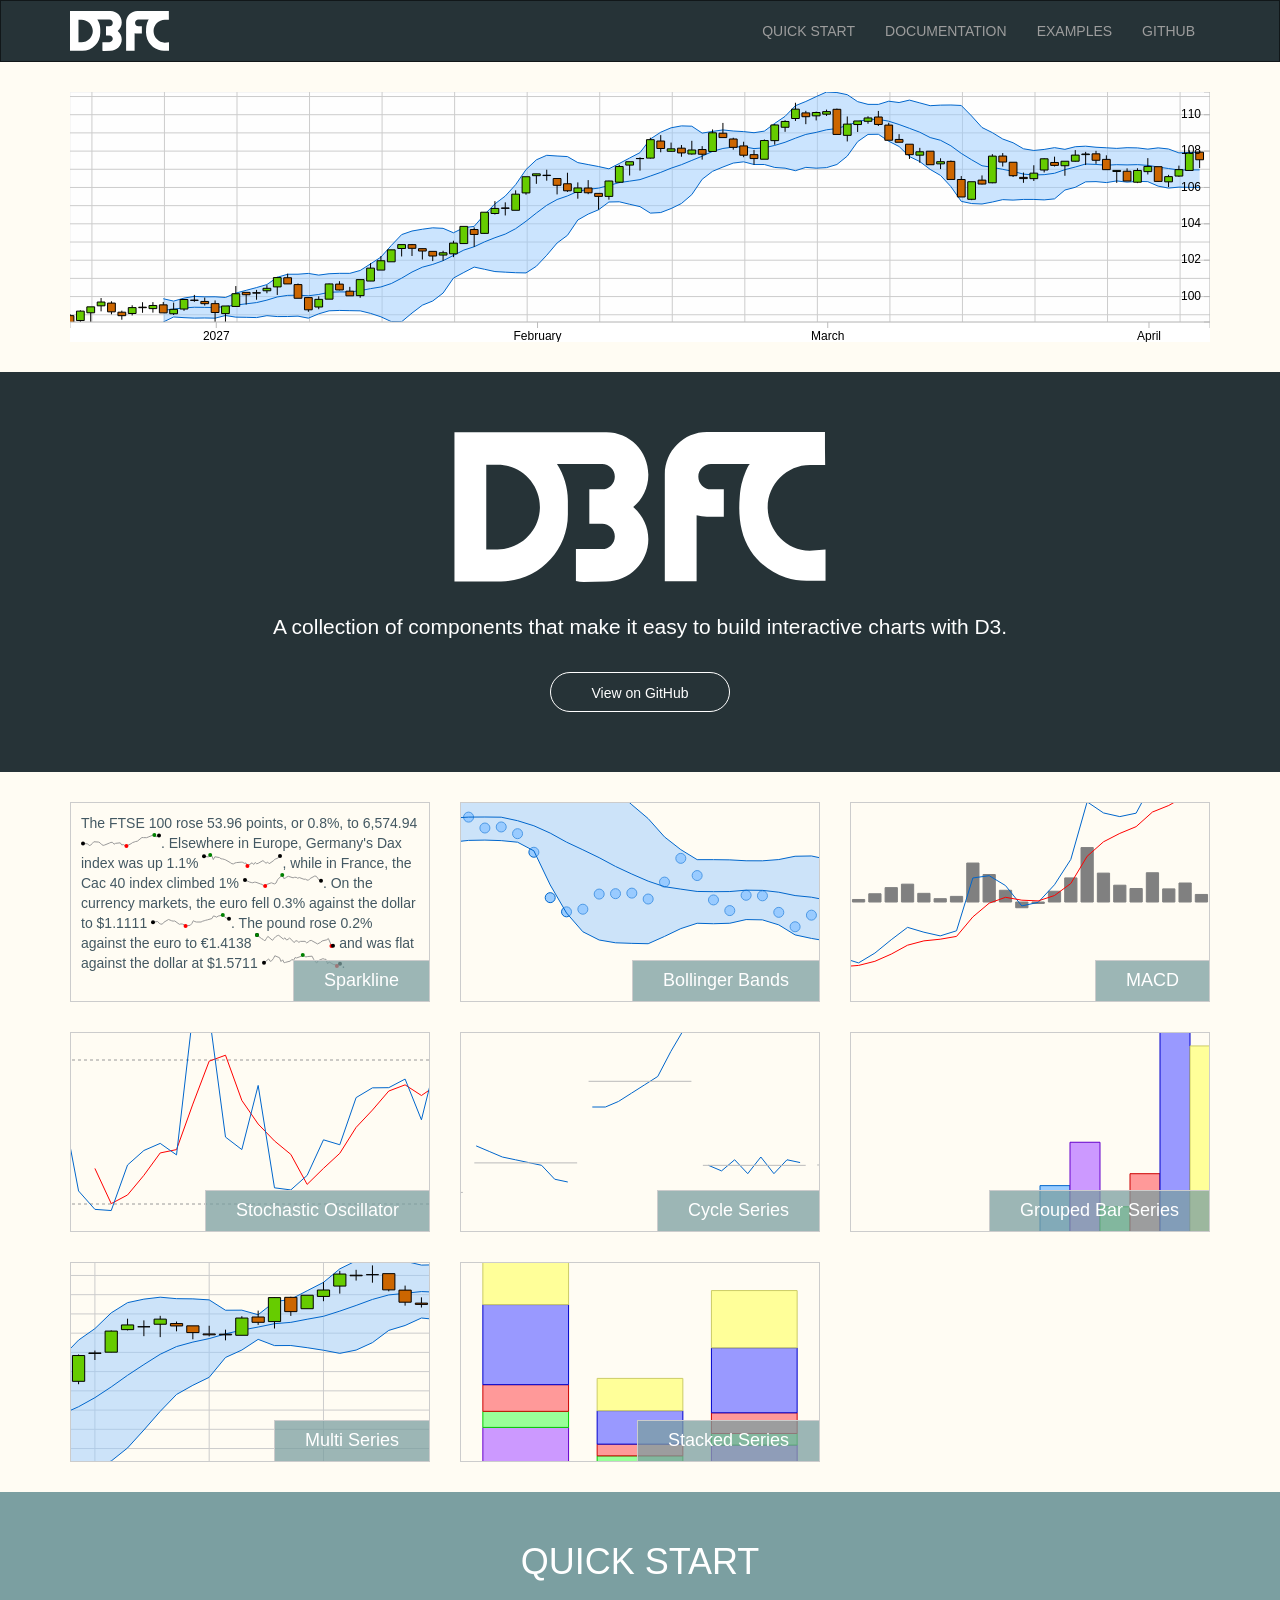
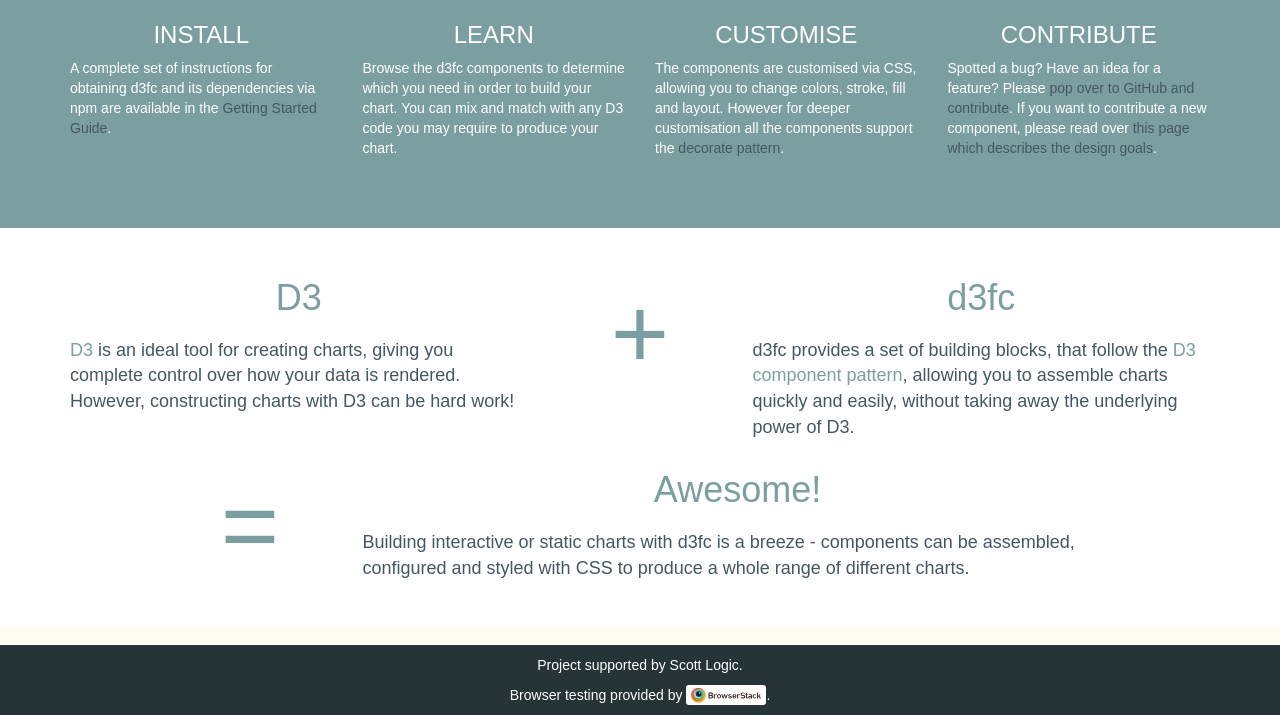
<file: index.html>
<!DOCTYPE html>
<html lang="en">
  <head>
    <meta charset="utf-8">
    <meta http-equiv="X-UA-Compatible" content="IE=edge">
    <meta name="viewport" content="width=device-width, initial-scale=1">

    <title>d3fc</title>
    <meta name="description" content="A collection of components that make it easy to build interactive charts with D3.">

    <script src="./scripts.js"></script>

    <link rel="icon" type="image/png" href="./images/favicon-16x16.png" sizes="16x16">
    <link rel="icon" type="image/png" href="./images/favicon-32x32.png" sizes="32x32">
    <link rel="icon" type="image/png" href="./images/favicon-96x96.png" sizes="96x96">
    <link rel="stylesheet" href="./styles.css" />
  </head>
  <body>
    <div class="content">

      <nav class="navbar navbar-inverse">
        <div class="container">
            <div class="navbar-header">
              <a href="./"><img class="navbar-logo" alt="d3fc" src="./images/logo.svg" /></a>
              <button type="button" class="navbar-toggle" data-toggle="collapse" data-target=".navbar-collapse">
                <span class="icon-bar"></span>
                <span class="icon-bar"></span>
                <span class="icon-bar"></span>
              </button>
              </div>
            <div class="navbar-collapse collapse">
              <ul class="nav navbar-nav navbar-right">
                <li><a href=".#quick-start">Quick Start</a></li>
                <li class=""><a href="./components/introduction/1-getting-started.html">Documentation</a></li>
                <li class=""><a href="./examples">Examples</a></li>
                <li><a href="https://github.com/ScottLogic/d3fc">GitHub</a></li>
              </ul>
            </div>
        </div>
      </nav>

      
<div class="top-chart chart container">
  <div class="row">
    <div class="col-md-12">
      <svg id="top-chart" style="width: 100%; height: 250px; background: white"></svg>
    </div>

  </div>
</div>

<div class="jumbotron text-center" id="jumbo1">
  <img alt="d3fc" src="./images/logo.svg" />
  <p>A collection of components that make it easy to build interactive charts with D3.</p>
  <a class="jumbotron-btn" href="https://github.com/ScottLogic/d3fc">View on GitHub</a>
</div>

<script type="text/javascript">
(function() {
  // create some test data
var generator = fc.data.random.financial().filter(null);
var data = generator(110);

function renderChart() {
  // add a new datapoint and remove an old one
  var datum = generator(1)[0];
  data.push(datum);
  data.shift();

  // Offset the range to include the full bar for the latest value
  var dateRange = fc.util.extent(data, 'date');
  dateRange[1] = d3.time.day.offset(dateRange[1], 1);

  // create a chart
  var chart = fc.chart.linearTimeSeries()
      .xDomain(dateRange)
      .xTicks(5)
      .yNice()
      .yTicks(5);

  // compute the bollinger bands and update the y-axis domain
  var bollingerAlgorithm = fc.indicator.algorithm.bollingerBands();
  bollingerAlgorithm(data);

  chart.yDomain(fc.util.extent(data, [
     function(d) { return d.bollingerBands.upper; },
     function(d) { return d.bollingerBands.lower; }
  ]));

  // Create the gridlines and series
  var gridlines = fc.annotation.gridline();
  var candlestick = fc.series.candlestick();
  var bollingerBands = fc.indicator.renderer.bollingerBands();

  // add them to the chart via a multi-series
  var multi = fc.series.multi()
      .series([gridlines, bollingerBands, candlestick]);
  chart.plotArea(multi);

  d3.select('svg')
      .datum(data)
      .call(chart);
}
renderChart();

setInterval(renderChart, 200);

addEventListener('resize', renderChart);

  window.onresize = renderChart;
}());
</script>

<div class="previews container">
  <div class="row">
    
      
        
          <div class="col-xs-4">
            
            <a href="components/chart/sparkline.html">
              <div id="chart-sparkline-js" class="chart-small">
                <p style="padding: 10px">The FTSE 100 rose 53.96 points, or 0.8%, to 6,574.94 <span class='sparkline'></span>.
Elsewhere in Europe, Germany's Dax index was up 1.1% <span class='sparkline'></span>, while in France, the Cac 40 index climbed 1% <span class='sparkline'></span>.
On the currency markets, the euro fell 0.3% against the dollar to $1.1111 <span class='sparkline'></span>. The pound rose 0.2% against the euro to €1.4138 <span class='sparkline'></span> and was flat against the dollar at $1.5711 <span class='sparkline'></span>.</p>

                <div class="caption">
                  <h4>Sparkline</h4>
                </div>
              </div>
            </a>
          </div>
          <script type="text/javascript">
          (function() {
              var f = createFixture('#chart-sparkline-js', 800, null, null, function() { return true; });
              var container = f.container, data = f.data
                xScale = f.xScale, yScale = f.yScale,
                height = f.dimensions.height, width = f.dimensions.width;
              d3.selectAll('.sparkline')
    .each(function() {
        var sparkline = d3.select(this);

        // typically at this point you would fetch or look-up the
        // data for the specific sparkline - here we use dummy data instead

        // var stock = sparkline.attr('data-ticker');
        var data = fc.data.random.financial()(50);

        var chart = fc.chart.sparkline()
            .xDomain(fc.util.extent(data, 'date'))
            .yDomain(fc.util.extent(data, 'low'))
            .radius(2)
            .yValue(function(d) { return d.low; });

        sparkline
            .append('svg')
            .style({
                height: '15px',
                width: '80px',
                display: 'inline'
            })
            .datum(data)
            .call(chart);
    });

          }());
          </script>
        
          <div class="col-xs-4">
            
            <a href="components/indicator/bollingerBands.html">
              <div id="indicator-algorithm-bollingerBands-js" class="chart-small">
                
                <div class="caption">
                  <h4>Bollinger Bands</h4>
                </div>
              </div>
            </a>
          </div>
          <script type="text/javascript">
          (function() {
              var f = createFixture('#indicator-algorithm-bollingerBands-js', 800, null, null, function() { return true; });
              var container = f.container, data = f.data
                xScale = f.xScale, yScale = f.yScale,
                height = f.dimensions.height, width = f.dimensions.width;
              // Create the point series
var point = fc.series.point()
    .xScale(xScale)
    .yScale(yScale);

container.append('g')
    .datum(data)
    .call(point);

// Create and apply the bollinger algorithm
var bollingerAlgorithm = fc.indicator.algorithm.bollingerBands();
bollingerAlgorithm(data);

// Create the renderer
var bollinger = fc.indicator.renderer.bollingerBands()
    .xScale(xScale)
    .yScale(yScale);

// Add it to the container
container.append('g')
    .datum(data)
    .call(bollinger);

          }());
          </script>
        
          <div class="col-xs-4">
            
            <a href="components/indicator/macd.html">
              <div id="indicator-algorithm-macd-js" class="chart-small">
                
                <div class="caption">
                  <h4>MACD</h4>
                </div>
              </div>
            </a>
          </div>
          <script type="text/javascript">
          (function() {
              var f = createFixture('#indicator-algorithm-macd-js', 800, null, null, function() { return true; });
              var container = f.container, data = f.data
                xScale = f.xScale, yScale = f.yScale,
                height = f.dimensions.height, width = f.dimensions.width;
              
// Create and apply the macd algorithm
var macdAlgorithm = fc.indicator.algorithm.macd()
    .fastPeriod(4)
    .slowPeriod(10)
    .signalPeriod(5);
macdAlgorithm(data);

// the MACD is rendered on its own scale, centered around zero
var maxExtent = d3.max(data, function(d) { return Math.abs(d.macd.macd); });
var yScale = d3.scale.linear()
    .domain([-maxExtent, maxExtent])
    .range([height, 0]);

// Create the renderer
var macd = fc.indicator.renderer.macd()
    .xScale(xScale)
    .yScale(yScale);

// Add it to the container
container.append('g')
    .datum(data)
    .call(macd);

          }());
          </script>
        
          <div class="col-xs-4">
            
            <a href="components/indicator/stochasticOscillator.html">
              <div id="indicator-algorithm-stochasticOscillator-js" class="chart-small">
                
                <div class="caption">
                  <h4>Stochastic Oscillator</h4>
                </div>
              </div>
            </a>
          </div>
          <script type="text/javascript">
          (function() {
              var f = createFixture('#indicator-algorithm-stochasticOscillator-js', 800, null, null, function() { return true; });
              var container = f.container, data = f.data
                xScale = f.xScale, yScale = f.yScale,
                height = f.dimensions.height, width = f.dimensions.width;
              // Create and apply the stochastic oscillator algorithm
var stochasticAlgorithm = fc.indicator.algorithm.stochasticOscillator()
    .kWindowSize(14);
stochasticAlgorithm(data);

// the stochastic oscillator is rendered on its own scale
var yScale = d3.scale.linear()
    .domain([0, 100])
    .range([height - 5, 5]);

// Create the renderer
var stochastic = fc.indicator.renderer.stochasticOscillator()
    .xScale(xScale)
    .yScale(yScale);

// Add it to the container
container.append('g')
    .datum(data)
    .call(stochastic);

          }());
          </script>
        
          <div class="col-xs-4">
            
            <a href="components/series/cycle.html">
              <div id="series-cycle-js" class="chart-small">
                
                <div class="caption">
                  <h4>Cycle Series</h4>
                </div>
              </div>
            </a>
          </div>
          <script type="text/javascript">
          (function() {
              var f = createFixture('#series-cycle-js', 800, null, null, function() { return true; });
              var container = f.container, data = f.data
                xScale = f.xScale, yScale = f.yScale,
                height = f.dimensions.height, width = f.dimensions.width;
              var data = [{"date":"20130603","sales":41},{"date":"20130604","sales":70},{"date":"20130605","sales":84},{"date":"20130606","sales":63},{"date":"20130607","sales":63},{"date":"20130608","sales":32},{"date":"20130609","sales":34},{"date":"20130610","sales":46},{"date":"20130611","sales":68},{"date":"20130612","sales":84},{"date":"20130613","sales":61},{"date":"20130614","sales":61},{"date":"20130615","sales":34},{"date":"20130616","sales":32},{"date":"20130617","sales":48},{"date":"20130618","sales":66},{"date":"20130619","sales":86},{"date":"20130620","sales":65},{"date":"20130621","sales":65},{"date":"20130622","sales":37},{"date":"20130623","sales":35},{"date":"20130624","sales":49},{"date":"20130625","sales":65},{"date":"20130626","sales":89},{"date":"20130627","sales":60},{"date":"20130628","sales":63},{"date":"20130629","sales":39},{"date":"20130630","sales":32},{"date":"20130701","sales":54},{"date":"20130702","sales":64},{"date":"20130703","sales":92},{"date":"20130704","sales":66},{"date":"20130705","sales":59},{"date":"20130706","sales":33},{"date":"20130707","sales":34},{"date":"20130708","sales":56},{"date":"20130709","sales":63},{"date":"20130710","sales":95},{"date":"20130711","sales":60},{"date":"20130712","sales":66},{"date":"20130713","sales":34},{"date":"20130714","sales":37},{"date":"20130715","sales":62},{"date":"20130716","sales":58},{"date":"20130717","sales":104},{"date":"20130718","sales":65},{"date":"20130719","sales":65},{"date":"20130720","sales":37},{"date":"20130721","sales":33},{"date":"20130722","sales":70},{"date":"20130723","sales":57},{"date":"20130724","sales":112},{"date":"20130725","sales":64},{"date":"20130726","sales":63},{"date":"20130727","sales":34},{"date":"20130728","sales":34}];

var parseDate = d3.time.format('%Y%m%d').parse;
data.forEach(function(d) {
    d.date = parseDate(d.date);
});

var dayScale = d3.scale.ordinal()
    .domain([0, 1, 2, 3, 4, 5, 6])
    .rangePoints([0, width], 1.0);

var salesScale = d3.scale.linear()
    .domain(fc.util.extent(data, 'sales'))
    .range([height, 0])
    .nice();

var subScale = d3.scale.linear()
    .domain(fc.util.extent(data, 'date'));

var subAxis = fc.series.axis()
    .tickSize(0)
    .ticks(0)
    .baseline(function(d) {
        return d3.mean(d, function(d) { return d.sales; });
    });

var lineSeries = fc.series.line()
    .xValue(function(d) { return d.date; })
    .yValue(function(d) { return d.sales; });

var multiSeries = fc.series.multi()
        .series([lineSeries, subAxis]);

var cycle = fc.series.cycle()
    .barWidth(fc.util.fractionalBarWidth(0.9))
    .yScale(salesScale)
    .xScale(dayScale)
    .xValue(function(d) { return d.date.getDay(); })
    .subScale(subScale)
    .subSeries(multiSeries);

container.datum(data)
    .call(cycle);

          }());
          </script>
        
          <div class="col-xs-4">
            
            <a href="components/series/grouped-bar.html">
              <div id="series-groupedBar-js" class="chart-small">
                
                <div class="caption">
                  <h4>Grouped Bar Series</h4>
                </div>
              </div>
            </a>
          </div>
          <script type="text/javascript">
          (function() {
              var f = createFixture('#series-groupedBar-js', 800, null, null, function() { return true; });
              var container = f.container, data = f.data
                xScale = f.xScale, yScale = f.yScale,
                height = f.dimensions.height, width = f.dimensions.width;
              var data = [
 {"State":"AL","Under 5 Years":"310","5 to 13 Years":"552","14 to 17 Years":"259","18 to 24 Years":"450","25 to 44 Years":"1215","45 to 64 Years":"641"},
 {"State":"AK","Under 5 Years":"52","5 to 13 Years":"85","14 to 17 Years":"42","18 to 24 Years":"74","25 to 44 Years":"183","45 to 64 Years":"50"},
 {"State":"AZ","Under 5 Years":"515","5 to 13 Years":"828","14 to 17 Years":"362","18 to 24 Years":"601","25 to 44 Years":"1804","45 to 64 Years":"1523"},
 {"State":"AR","Under 5 Years":"202","5 to 13 Years":"343","14 to 17 Years":"157","18 to 24 Years":"264","25 to 44 Years":"754","45 to 64 Years":"727"}
];

// manipulate the data into stacked series
var spread = fc.data.spread()
    .xValueKey('State');

var series = spread(data);

// create scales
var x = d3.scale.ordinal()
    .domain(data.map(function(d) { return d.State; }))
    .rangePoints([0, width], 1);

var y = d3.scale.linear()
  .domain(fc.util.extent(series, function(d) { return 0; }, 'y'))
  .range([height, 0]);

// create the grouped bar series
var groupedBar = fc.series.groupedBar()
  .xScale(x)
  .yScale(y)
  .xValue(function(d) { return d.x; })
  .yValue(function(d) { return d.y; });

// render
container.append('g')
    .datum(series)
    .call(groupedBar);

          }());
          </script>
        
          <div class="col-xs-4">
            
            <a href="components/series/multi.html">
              <div id="series-multi-js" class="chart-small">
                
                <div class="caption">
                  <h4>Multi Series</h4>
                </div>
              </div>
            </a>
          </div>
          <script type="text/javascript">
          (function() {
              var f = createFixture('#series-multi-js', 800, null, null, function() { return true; });
              var container = f.container, data = f.data
                xScale = f.xScale, yScale = f.yScale,
                height = f.dimensions.height, width = f.dimensions.width;
              var candlestick = fc.series.candlestick();
var gridlines = fc.annotation.gridline();

// Create a a bollinger series
var bollingerAlgorithm = fc.indicator.algorithm.bollingerBands();
bollingerAlgorithm(data);
var bollinger = fc.indicator.renderer.bollingerBands();

var multi = fc.series.multi()
    .series([gridlines, bollinger, candlestick])
    .xScale(xScale)
    .yScale(yScale);

container.append('g')
    .datum(data)
    .call(multi);

          }());
          </script>
        
          <div class="col-xs-4">
            
            <a href="components/series/stacked.html">
              <div id="series-stacked" class="chart-small">
                
                <div class="caption">
                  <h4>Stacked Series</h4>
                </div>
              </div>
            </a>
          </div>
          <script type="text/javascript">
          (function() {
              var f = createFixture('#series-stacked', 800, null, null, function() { return true; });
              var container = f.container, data = f.data
                xScale = f.xScale, yScale = f.yScale,
                height = f.dimensions.height, width = f.dimensions.width;
              var data = [
 {"State":"AL","Under 5 Years":"310","5 to 13 Years":"552","14 to 17 Years":"259","18 to 24 Years":"450","25 to 44 Years":"1215","45 to 64 Years":"641"},
 {"State":"AK","Under 5 Years":"52","5 to 13 Years":"85","14 to 17 Years":"42","18 to 24 Years":"74","25 to 44 Years":"183","45 to 64 Years":"50"},
 {"State":"AZ","Under 5 Years":"515","5 to 13 Years":"828","14 to 17 Years":"362","18 to 24 Years":"601","25 to 44 Years":"1804","45 to 64 Years":"1523"},
 {"State":"AR","Under 5 Years":"202","5 to 13 Years":"343","14 to 17 Years":"157","18 to 24 Years":"264","25 to 44 Years":"754","45 to 64 Years":"727"},
 {"State":"CO","Under 5 Years":"358","5 to 13 Years":"587","14 to 17 Years":"261","18 to 24 Years":"466","25 to 44 Years":"1464","45 to 64 Years":"1290"},
 {"State":"CT","Under 5 Years":"211","5 to 13 Years":"403","14 to 17 Years":"196","18 to 24 Years":"325","25 to 44 Years":"916","45 to 64 Years":"968"},
 {"State":"DE","Under 5 Years":"59","5 to 13 Years":"99","14 to 17 Years":"47","18 to 24 Years":"84","25 to 44 Years":"230","45 to 64 Years":"230"}
];

// manipulate the data into stacked series
var spread = fc.data.spread()
    .xValueKey('State');
var stack = d3.layout.stack();

var series = stack(spread(data));

// create scales
var x = d3.scale.ordinal()
    .domain(data.map(function(d) { return d.State; }))
    .rangePoints([0, width], 1);

var y = d3.scale.linear()
  .domain(fc.util.extent(series, function(d) { return 0; },
                          function(d) { return d.y + d.y0; }))
  .range([height, 0]);

// create the stacked bar series (this could also be line or area)
var stack = fc.series.stacked.bar()
  .xScale(x)
  .yScale(y)
  .xValue(function(d) { return d.x; });

// render
container.append('g')
    .datum(series)
    .call(stack);

          }());
          </script>
        
      
    
  </div>
</div>

<div id="quick-start" class="quick-start">
  <div class="container">
    <div class="row">
      <div class="col-md-12">
        <h1 class="text-center">QUICK START</h1>
      </div>
    </div>

    <div class="row">
      <div class="col-sm-3 ">
        <h3>Install</h3>
        <p>A complete set of instructions for obtaining d3fc and its dependencies via npm are available in the <a href="components/introduction/1-getting-started.html">Getting Started Guide</a>.</p>
      </div>
      <div class="col-sm-3 ">
        <h3>Learn</h3>
        <p>Browse the d3fc components to determine which you need in order to build your chart. You can mix and match with any D3 code you may require to produce your chart.</p>
      </div>
      <div class="col-sm-3 ">
        <h3>Customise</h3>
        <p>The components are customised via CSS, allowing you to change colors, stroke, fill and layout. However for deeper customisation all the components support the <a href="components/introduction/2-decorate-pattern.html">decorate pattern</a>.</p>
      </div>
      <div class="col-sm-3 ">
        <h3>Contribute</h3>
        <p>Spotted a bug? Have an idea for a feature? Please <a href="https://github.com/ScottLogic/d3fc">pop over to GitHub and contribute</a>. If you want to contribute a new component, please read
        over <a href="components/introduction/3-component-design.html">this page which describes the design goals</a>.</p>
      </div>
    </div>
  </div>
</div>

<div class="awesome">
  <div class="container">
    <div class="row">
      <div class="col-sm-5">
        <h1>D3</h1>
        <p><a href="http://d3js.org/">D3</a> is an ideal tool for creating charts, giving you complete control over how your data is rendered. However, constructing charts with D3 can be hard work!</p>
      </div>
      <div class="col-sm-2 text-center symbol">
        <h1>+</h1>
      </div>
      <div class="col-sm-5">
        <h1>d3fc</h1>
        <p>d3fc provides a set of building blocks, that follow the <a href="http://bost.ocks.org/mike/chart/">D3 component pattern</a>, allowing you to assemble charts quickly and easily, without taking away the underlying power of D3. </p>
      </div>
    </div>
    <div class="row">
      <div class="col-sm-offset-1 col-sm-2 text-center symbol">
        <h1>=</h1>
      </div>
      <div class="col-sm-8">
        <h1>Awesome!</h1>
        <p>Building interactive or static charts with d3fc is a breeze - components can be assembled, configured and styled with CSS to produce a whole range of different charts.</p>
      </div>
    </div>
  </div>
</div>


    </div>
    <footer>
      <div class="container">
        <p class="muted credit text-center">Project supported by <a href="http://www.scottlogic.com">Scott Logic</a>.</p>
        <p class="muted credit text-center">Browser testing provided by <a class="browserstack" href="https://browserstack.com">BrowserStack</a>.</p>
      </div>
    </footer>

    
    <script src="//localhost:35729/livereload.js"></script>
  </body>
</html>
</file>
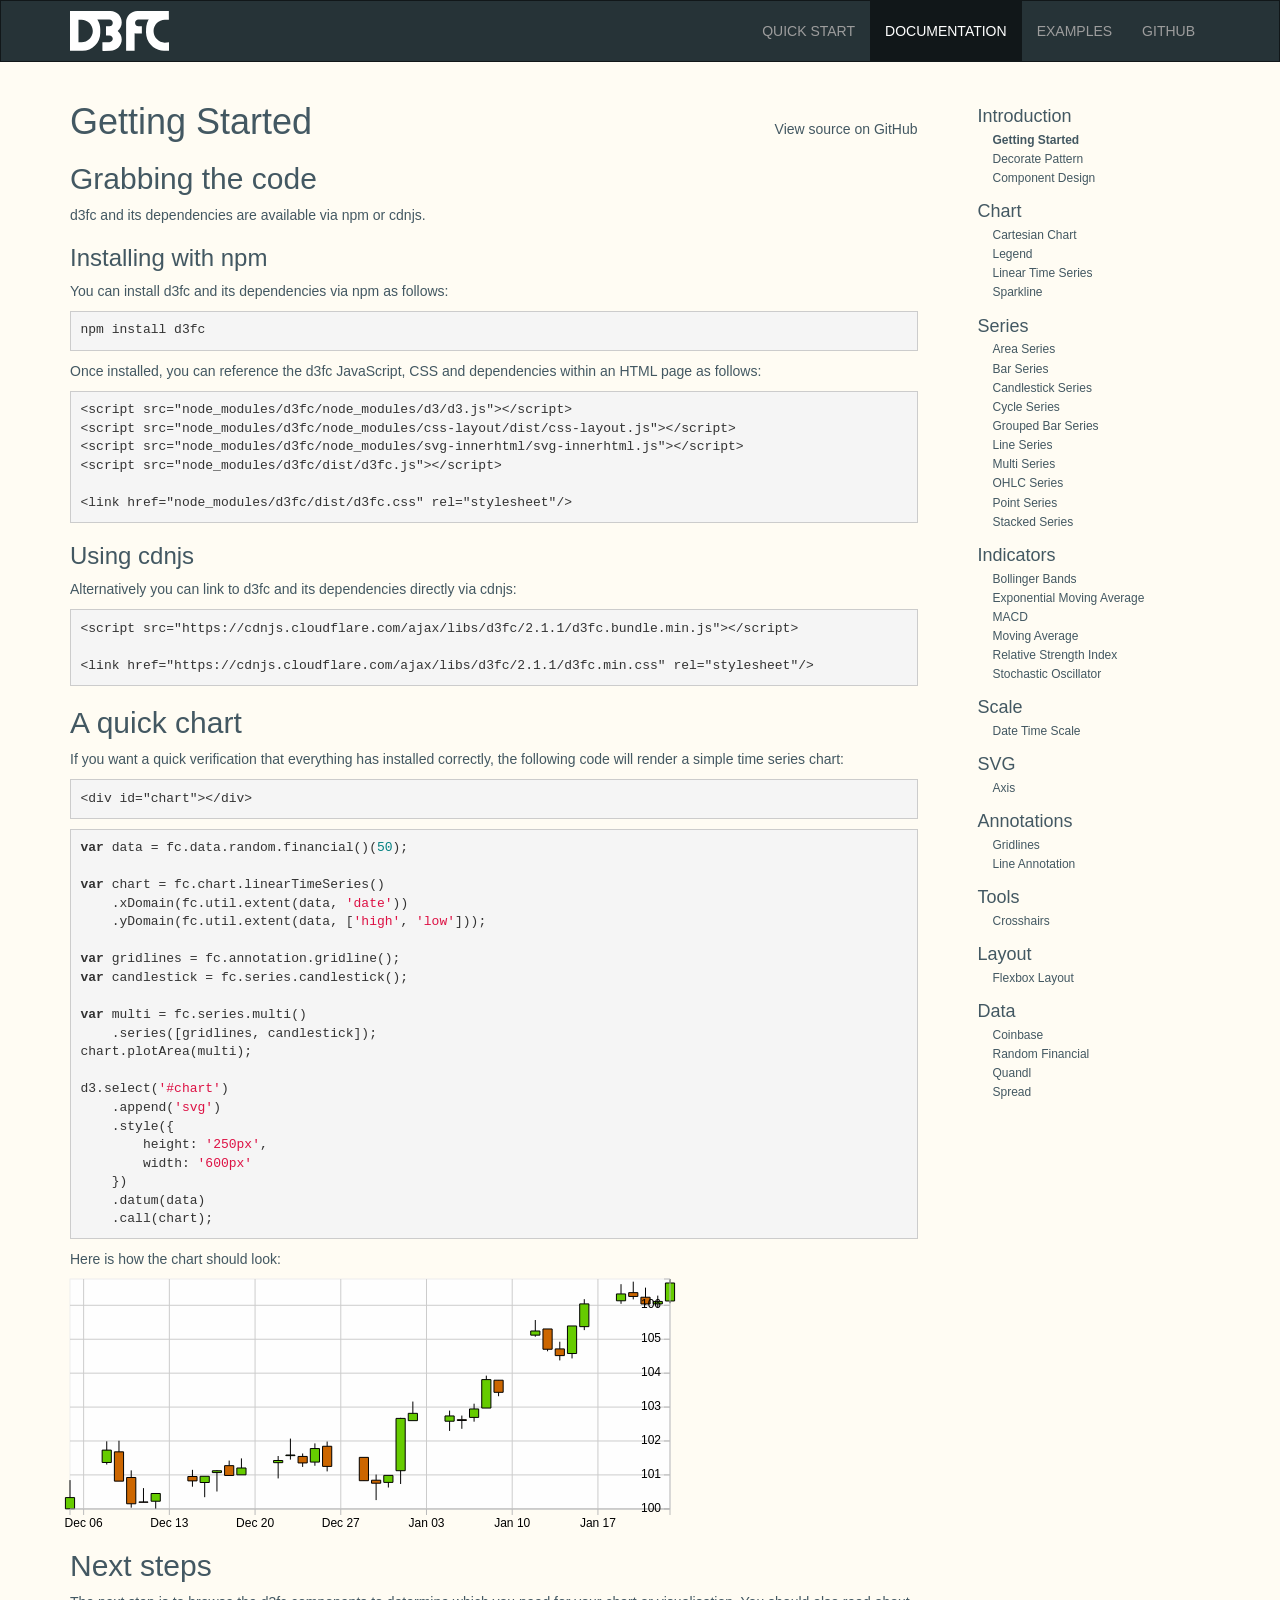
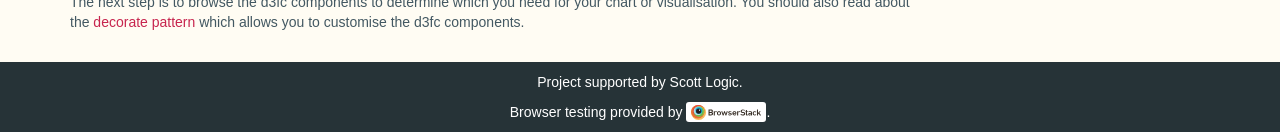
<file: components/index.html>
<!DOCTYPE html>
<html lang="en">
  <head>
    <meta charset="utf-8">
    <meta http-equiv="X-UA-Compatible" content="IE=edge">
    <meta name="viewport" content="width=device-width, initial-scale=1">

    <title>d3fc</title>
    <meta name="description" content="A collection of components that make it easy to build interactive charts with D3.">

    <script src="../scripts.js"></script>

    <link rel="icon" type="image/png" href="../images/favicon-16x16.png" sizes="16x16">
    <link rel="icon" type="image/png" href="../images/favicon-32x32.png" sizes="32x32">
    <link rel="icon" type="image/png" href="../images/favicon-96x96.png" sizes="96x96">
    <link rel="stylesheet" href="../styles.css" />
  </head>
  <body>
    <div class="content">

      <nav class="navbar navbar-inverse">
        <div class="container">
            <div class="navbar-header">
              <a href="../"><img class="navbar-logo" alt="d3fc" src="../images/logo.svg" /></a>
              <button type="button" class="navbar-toggle" data-toggle="collapse" data-target=".navbar-collapse">
                <span class="icon-bar"></span>
                <span class="icon-bar"></span>
                <span class="icon-bar"></span>
              </button>
              </div>
            <div class="navbar-collapse collapse">
              <ul class="nav navbar-nav navbar-right">
                <li><a href="..#quick-start">Quick Start</a></li>
                <li class=""><a href="../components/introduction/1-getting-started.html">Documentation</a></li>
                <li class=""><a href="../examples">Examples</a></li>
                <li><a href="https://github.com/ScottLogic/d3fc">GitHub</a></li>
              </ul>
            </div>
        </div>
      </nav>

      <!DOCTYPE html>
<meta charset=utf-8>
<title>Redirecting...</title>
<link rel=canonical href="../components/introduction/1-getting-started.html">
<meta http-equiv=refresh content="0; url=../components/introduction/1-getting-started.html">
<h1>Redirecting...</h1>
<a href="../components/introduction/1-getting-started.html">Click here if you are not redirected.</a>
<script>location='../components/introduction/1-getting-started.html'</script>


    </div>
    <footer>
      <div class="container">
        <p class="muted credit text-center">Project supported by <a href="http://www.scottlogic.com">Scott Logic</a>.</p>
        <p class="muted credit text-center">Browser testing provided by <a class="browserstack" href="https://browserstack.com">BrowserStack</a>.</p>
      </div>
    </footer>

    
    <script src="//localhost:35729/livereload.js"></script>
  </body>
</html>
</file>
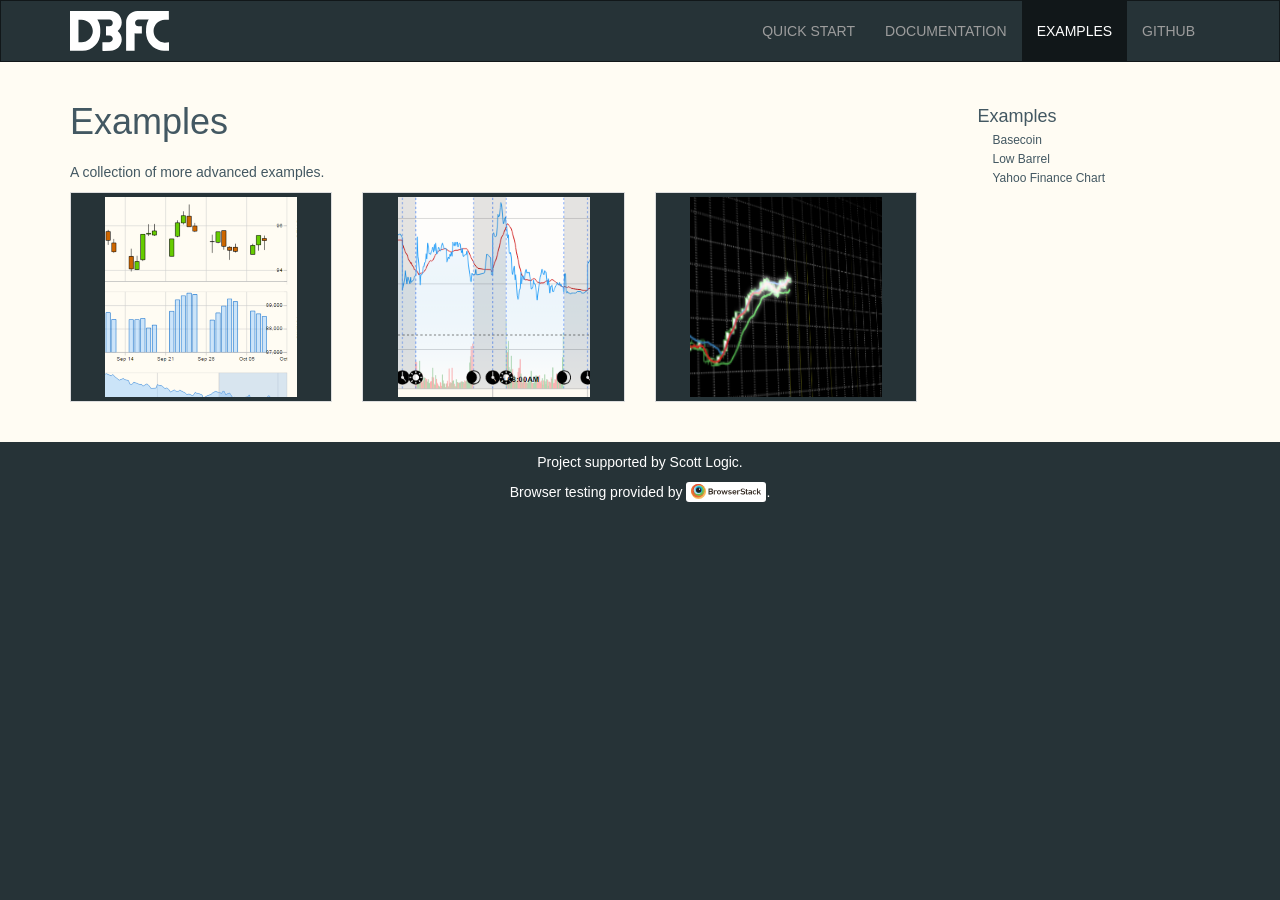
<file: examples/index.html>
<!DOCTYPE html>
<html lang="en">
  <head>
    <meta charset="utf-8">
    <meta http-equiv="X-UA-Compatible" content="IE=edge">
    <meta name="viewport" content="width=device-width, initial-scale=1">

    <title>Examples</title>
    <meta name="description" content="A collection of components that make it easy to build interactive charts with D3.">

    <script src="../scripts.js"></script>

    <link rel="icon" type="image/png" href="../images/favicon-16x16.png" sizes="16x16">
    <link rel="icon" type="image/png" href="../images/favicon-32x32.png" sizes="32x32">
    <link rel="icon" type="image/png" href="../images/favicon-96x96.png" sizes="96x96">
    <link rel="stylesheet" href="../styles.css" />
  </head>
  <body>
    <div class="content">

      <nav class="navbar navbar-inverse">
        <div class="container">
            <div class="navbar-header">
              <a href="../"><img class="navbar-logo" alt="d3fc" src="../images/logo.svg" /></a>
              <button type="button" class="navbar-toggle" data-toggle="collapse" data-target=".navbar-collapse">
                <span class="icon-bar"></span>
                <span class="icon-bar"></span>
                <span class="icon-bar"></span>
              </button>
              </div>
            <div class="navbar-collapse collapse">
              <ul class="nav navbar-nav navbar-right">
                <li><a href="..#quick-start">Quick Start</a></li>
                <li class=""><a href="../components/introduction/1-getting-started.html">Documentation</a></li>
                <li class="active"><a href="../examples">Examples</a></li>
                <li><a href="https://github.com/ScottLogic/d3fc">GitHub</a></li>
              </ul>
            </div>
        </div>
      </nav>

      
<div class="container example">

  <div class="row">

    <div class="col-sm-9 col-xs-12">
      <h1>
        Examples
      </h1>

      <p>A collection of more advanced examples.</p>
<div class="row">
  <div class="col-sm-6 col-md-4">
    <a href="low-barrel/" class="thumbnail">
      <img src="low-barrel/thumbnail.png" alt="Low Barrel">
    </a>
  </div>
  <div class="col-sm-6 col-md-4">
    <a href="yahoo-finance-chart/" class="thumbnail">
      <img src="yahoo-finance-chart/thumbnail.png" alt="Yahoo Finance Chart">
    </a>
  </div>
  <div class="col-sm-6 col-md-4">
    <a href="basecoin" class="thumbnail">
      <img src="basecoin/thumbnail.png" alt="Basecoin">
    </a>
  </div>
</div>



      <nav class="visible-xs-block">
        <ul class="pager">
          
            
          
            
          
            
          
            
          
            
          
            
          
            
          
            
          
            
          
            
          
            
          
            
          
            
          
            
          
            
          
            
          
            
          
            
          
            
          
            
          
            
          
            
          
            
          
            
          
            
          
            
          
            
          
            
          
            
          
            
          
            
          
            
          
            
          
            
              
            
          
            
              
                
                  
                  
                
                  
                  
                
                  
                  
                
                  
                  
                
                  
                  
                
                  
                  
                
                  
                  
                
                  
                  
                
                  
                  
                
                  
                  
                
                  
                  
                
                  
                  
                
                  
                  
                
                  
                  
                
                  
                  
                
                  
                  
                
                  
                  
                
                  
                  
                
                  
                  
                
                  
                  
                
                  
                  
                
                  
                  
                
                  
                  
                
                  
                  
                
                  
                  
                
                  
                  
                
                  
                  
                
                  
                  
                
                  
                  
                
                  
                  
                
                  
                  
                
                  
                  
                
                  
                  
                
                  
                    <li class="previous"><a href="basecoin/index.html"><span aria-hidden="true">&larr;</span> Basecoin</a></li>
                  
                  
                
                  
                  
                
                  
                  
                    <li class="next"><a href="low-barrel/index.html">Low Barrel <span aria-hidden="true">&rarr;</span></a></li>
                  
                
                  
                  
                
                  
                  
                
                  
                  
                
              
            
          
            
              
            
          
            
              
            
          
            
          
            
          
        </ul>
      </nav>
    </div>

    <nav class="col-sm-3 hidden-xs">
      <ul class="nav nav-stacked fixed nav-sidebar">
        
          <li>
            
              
                <h4>Examples</h4>
              
            
            <ul class="nav nav-stacked">
              
                
              
                
              
                
              
                
              
                
              
                
              
                
              
                
              
                
              
                
              
                
              
                
              
                
              
                
              
                
              
                
              
                
              
                
              
                
              
                
              
                
              
                
              
                
              
                
              
                
              
                
              
                
              
                
              
                
              
                
              
                
              
                
              
                
              
                
                    <li class="">
                      <a href="basecoin/index.html">
                        Basecoin
                      </a>
                    </li>
                
              
                
              
                
                    <li class="">
                      <a href="low-barrel/index.html">
                        Low Barrel
                      </a>
                    </li>
                
              
                
                    <li class="">
                      <a href="yahoo-finance-chart/index.html">
                        Yahoo Finance Chart
                      </a>
                    </li>
                
              
                
              
                
              
            </ul>
          </li>
        
      </ul>
    </nav>

  </div>

</div>


    </div>
    <footer>
      <div class="container">
        <p class="muted credit text-center">Project supported by <a href="http://www.scottlogic.com">Scott Logic</a>.</p>
        <p class="muted credit text-center">Browser testing provided by <a class="browserstack" href="https://browserstack.com">BrowserStack</a>.</p>
      </div>
    </footer>

    
    <script src="//localhost:35729/livereload.js"></script>
  </body>
</html>
</file>
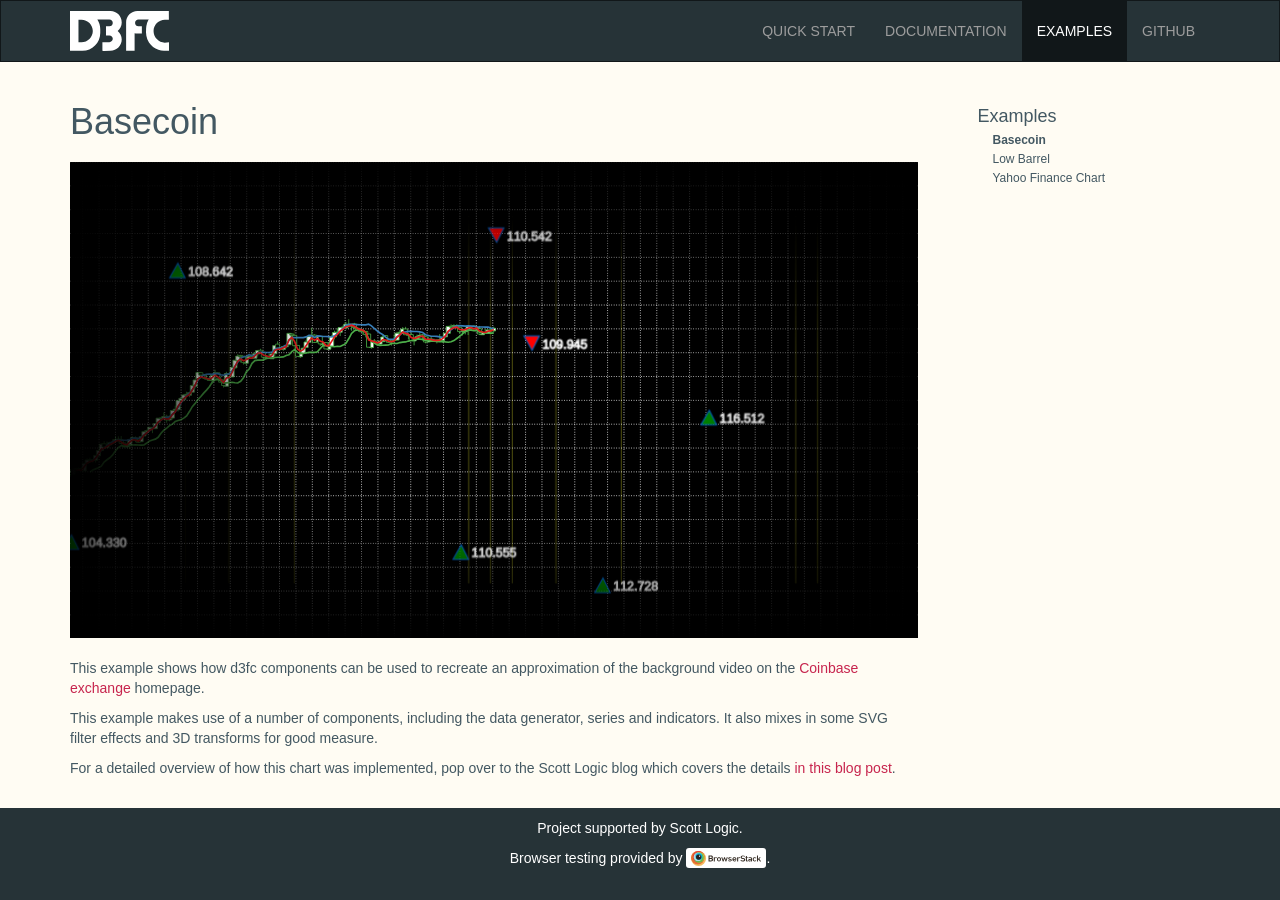
<file: examples/basecoin/index.html>
<!DOCTYPE html>
<html lang="en">
  <head>
    <meta charset="utf-8">
    <meta http-equiv="X-UA-Compatible" content="IE=edge">
    <meta name="viewport" content="width=device-width, initial-scale=1">

    <title>Basecoin</title>
    <meta name="description" content="A collection of components that make it easy to build interactive charts with D3.">

    <script src="../../scripts.js"></script>

    <link rel="icon" type="image/png" href="../../images/favicon-16x16.png" sizes="16x16">
    <link rel="icon" type="image/png" href="../../images/favicon-32x32.png" sizes="32x32">
    <link rel="icon" type="image/png" href="../../images/favicon-96x96.png" sizes="96x96">
    <link rel="stylesheet" href="../../styles.css" />
  </head>
  <body>
    <div class="content">

      <nav class="navbar navbar-inverse">
        <div class="container">
            <div class="navbar-header">
              <a href="../../"><img class="navbar-logo" alt="d3fc" src="../../images/logo.svg" /></a>
              <button type="button" class="navbar-toggle" data-toggle="collapse" data-target=".navbar-collapse">
                <span class="icon-bar"></span>
                <span class="icon-bar"></span>
                <span class="icon-bar"></span>
              </button>
              </div>
            <div class="navbar-collapse collapse">
              <ul class="nav navbar-nav navbar-right">
                <li><a href="../..#quick-start">Quick Start</a></li>
                <li class=""><a href="../../components/introduction/1-getting-started.html">Documentation</a></li>
                <li class="active"><a href="../../examples">Examples</a></li>
                <li><a href="https://github.com/ScottLogic/d3fc">GitHub</a></li>
              </ul>
            </div>
        </div>
      </nav>

      
<div class="container example">

  <div class="row">

    <div class="col-sm-9 col-xs-12">
      <h1>
        Basecoin
      </h1>

      <style>@import "index.css";</style>

<div id="viewport">
    <div id="camera">
        <svg id="background" viewbox="0 0 1024 576" mask="url(#mask)">
            <g id="vertical-lines"/>
        </svg>
        <svg id="midground" viewbox="0 0 1024 576">
            <defs>
                <mask id="mask">
                    <rect width="1024" height="576" fill="white"/>
                    <rect width="1024" height="576" fill="url(#mask-horizontal-gradient)"/>
                    <rect width="1024" height="576" fill="url(#mask-vertical-gradient)"/>
                    <linearGradient id="mask-horizontal-gradient" x1="0" x2="1" y1="0" y2="0">
                        <stop offset="0%" stop-opacity="1"/>
                        <stop offset="30%" stop-opacity="0"/>
                        <stop offset="70%" stop-opacity="0"/>
                        <stop offset="100%" stop-opacity="1"/>
                    </linearGradient>
                    <linearGradient id="mask-vertical-gradient" x1="0" x2="0" y1="0" y2="1">
                        <stop offset="0%" stop-opacity="1"/>
                        <stop offset="30%" stop-opacity="0"/>
                        <stop offset="70%" stop-opacity="0"/>
                        <stop offset="100%" stop-opacity="1"/>
                    </linearGradient>
                </mask>
                <filter id="blur" x="0%" y="0%" width="30%" height="100%">
                    <feImage xlink:href="#series" x="0" y="0" width="1024" height="576" result="image"/>
                    <feGaussianBlur in="image" stdDeviation="5"/>
                </filter>
                <mask id="blur-mask" x="0%" y="0%" width="30%" height="100%">
                    <rect width="1024" height="576" fill="url(#blur-mask-gradient)"/>
                    <linearGradient id="blur-mask-gradient" x1="0" x2="1" y1="0" y2="0">
                        <stop offset="0%" stop-color="white"/>
                        <stop offset="30%" stop-color="black"/>
                    </linearGradient>
                </mask>
                <mask id="inverted-blur-mask" x="0%" y="0%" width="100%" height="100%">
                    <rect width="1024" height="576" fill="url(#inverted-blur-mask-gradient)"/>
                    <linearGradient id="inverted-blur-mask-gradient" x1="0" x2="1" y1="0" y2="0">
                        <stop offset="0%" stop-color="black"/>
                        <stop offset="30%" stop-color="white"/>
                    </linearGradient>
                </mask>
                <filter id="flare" x="40%" y="30%" width="11%" height="40%">
                    <feImage xlink:href="#series" x="0" y="0" width="1024" height="576" result="image"/>
                    <feFlood flood-color="white" result="white-flood"/>
                    <feComposite in="white-flood" in2="image" operator="atop" result="white-image"/>
                    <feGaussianBlur in="white-image" stdDeviation="3" result="white-blur"/>
                    <feColorMatrix type="saturate" in="image" values="10" result="saturated-image"/>
                    <feComposite in="white-blur" in2="saturated-image" operator="over"/>
                </filter>
                <mask id="flare-mask" x="40%" y="30%" width="11%" height="40%">
                    <rect width="1024" height="576" fill="url(#flare-mask-gradient)"/>
                    <linearGradient id="flare-mask-gradient" x1="0" x2="1" y1="0" y2="0">
                        <stop offset="40%" stop-color="black"/>
                        <stop offset="45%" stop-color="white"/>
                    </linearGradient>
                </mask>
            </defs>
            <g id="gridlines" mask="url(#mask)"/>
            <g mask="url(#inverted-blur-mask)">
                <g id="series"/>
            </g>
            <g filter="url(#blur)" mask="url(#blur-mask)"/>
            <g filter="url(#flare)" mask="url(#flare-mask)"/>
        </svg>
        <svg id="foreground" viewbox="0 0 1024 576">
            <g id="labels" mask="url(#mask)"/>
        </svg>
    </div>
</div>

<p>This example shows how d3fc components can be used to recreate an approximation of the background video on the <a href="https://exchange.coinbase.com/">Coinbase exchange</a> homepage.</p>
<p>This example makes use of a number of components, including the data generator, series and indicators. It also mixes in some SVG filter effects and 3D transforms for good measure.</p>
<p>For a detailed overview of how this chart was implemented, pop over to the Scott Logic blog which covers the details <a href="http://blog.scottlogic.com/2015/08/06/an-adventure-in-svg-filter-land.html">in this blog post</a>.</p>
<script src="index.js"></script>



      <nav class="visible-xs-block">
        <ul class="pager">
          
            
          
            
          
            
          
            
          
            
          
            
          
            
          
            
          
            
          
            
          
            
          
            
          
            
          
            
          
            
          
            
          
            
          
            
          
            
          
            
          
            
          
            
          
            
          
            
          
            
          
            
          
            
          
            
          
            
          
            
          
            
          
            
          
            
          
            
              
                
                  
                  
                
                  
                  
                
                  
                  
                
                  
                  
                
                  
                  
                
                  
                  
                
                  
                  
                
                  
                  
                
                  
                  
                
                  
                  
                
                  
                  
                
                  
                  
                
                  
                  
                
                  
                  
                
                  
                  
                
                  
                  
                
                  
                  
                
                  
                  
                
                  
                  
                
                  
                  
                
                  
                  
                
                  
                  
                
                  
                  
                
                  
                  
                
                  
                  
                
                  
                  
                
                  
                  
                
                  
                  
                
                  
                  
                
                  
                  
                
                  
                  
                
                  
                  
                
                  
                    <li class="previous"><a href="../../components/tool/crosshairs.html"><span aria-hidden="true">&larr;</span> Crosshairs</a></li>
                  
                  
                
                  
                  
                
                  
                  
                    <li class="next"><a href="../index.html">Examples <span aria-hidden="true">&rarr;</span></a></li>
                  
                
                  
                  
                
                  
                  
                
                  
                  
                
                  
                  
                
              
            
          
            
              
            
          
            
              
            
          
            
              
            
          
            
          
            
          
        </ul>
      </nav>
    </div>

    <nav class="col-sm-3 hidden-xs">
      <ul class="nav nav-stacked fixed nav-sidebar">
        
          <li>
            
              
                <h4>Examples</h4>
              
            
            <ul class="nav nav-stacked">
              
                
              
                
              
                
              
                
              
                
              
                
              
                
              
                
              
                
              
                
              
                
              
                
              
                
              
                
              
                
              
                
              
                
              
                
              
                
              
                
              
                
              
                
              
                
              
                
              
                
              
                
              
                
              
                
              
                
              
                
              
                
              
                
              
                
              
                
                    <li class="active">
                      <a href="index.html">
                        Basecoin
                      </a>
                    </li>
                
              
                
              
                
                    <li class="">
                      <a href="../low-barrel/index.html">
                        Low Barrel
                      </a>
                    </li>
                
              
                
                    <li class="">
                      <a href="../yahoo-finance-chart/index.html">
                        Yahoo Finance Chart
                      </a>
                    </li>
                
              
                
              
                
              
            </ul>
          </li>
        
      </ul>
    </nav>

  </div>

</div>


    </div>
    <footer>
      <div class="container">
        <p class="muted credit text-center">Project supported by <a href="http://www.scottlogic.com">Scott Logic</a>.</p>
        <p class="muted credit text-center">Browser testing provided by <a class="browserstack" href="https://browserstack.com">BrowserStack</a>.</p>
      </div>
    </footer>

    
    <script src="//localhost:35729/livereload.js"></script>
  </body>
</html>
</file>
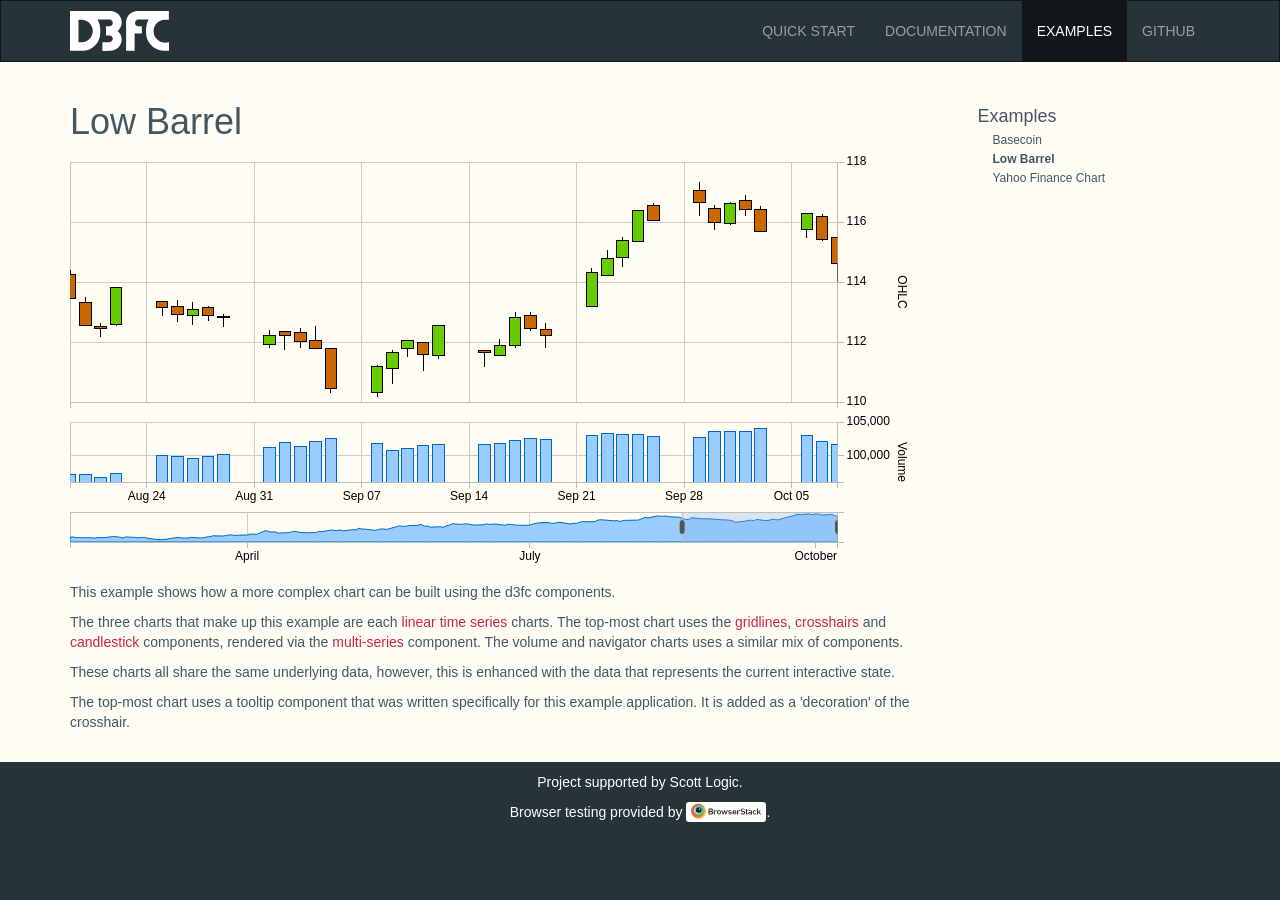
<file: examples/low-barrel/index.html>
<!DOCTYPE html>
<html lang="en">
  <head>
    <meta charset="utf-8">
    <meta http-equiv="X-UA-Compatible" content="IE=edge">
    <meta name="viewport" content="width=device-width, initial-scale=1">

    <title>Low Barrel</title>
    <meta name="description" content="A collection of components that make it easy to build interactive charts with D3.">

    <script src="../../scripts.js"></script>

    <link rel="icon" type="image/png" href="../../images/favicon-16x16.png" sizes="16x16">
    <link rel="icon" type="image/png" href="../../images/favicon-32x32.png" sizes="32x32">
    <link rel="icon" type="image/png" href="../../images/favicon-96x96.png" sizes="96x96">
    <link rel="stylesheet" href="../../styles.css" />
  </head>
  <body>
    <div class="content">

      <nav class="navbar navbar-inverse">
        <div class="container">
            <div class="navbar-header">
              <a href="../../"><img class="navbar-logo" alt="d3fc" src="../../images/logo.svg" /></a>
              <button type="button" class="navbar-toggle" data-toggle="collapse" data-target=".navbar-collapse">
                <span class="icon-bar"></span>
                <span class="icon-bar"></span>
                <span class="icon-bar"></span>
              </button>
              </div>
            <div class="navbar-collapse collapse">
              <ul class="nav navbar-nav navbar-right">
                <li><a href="../..#quick-start">Quick Start</a></li>
                <li class=""><a href="../../components/introduction/1-getting-started.html">Documentation</a></li>
                <li class="active"><a href="../../examples">Examples</a></li>
                <li><a href="https://github.com/ScottLogic/d3fc">GitHub</a></li>
              </ul>
            </div>
        </div>
      </nav>

      
<div class="container example">

  <div class="row">

    <div class="col-sm-9 col-xs-12">
      <h1>
        Low Barrel
      </h1>

      <style>@import "index.css";</style>

<svg id="low-barrel">
  <g layout-style="flex: 0.65; flexDirection: row">
    <svg class="main" layout-style="flex: 1"></svg>
    <g layout-style="width: 20; justifyContent: center">
      <g layout-style="height: 0">
        <text text-anchor="middle" transform="rotate(90)">OHLC</text>
      </g>
    </g>
  </g>
  <g layout-style="flex: 0.2; flexDirection: row">
    <svg class="volume" layout-style="flex: 1"></svg>
    <g layout-style="width: 20; justifyContent: center">
      <g layout-style="height: 0">
        <text text-anchor="middle" transform="rotate(90)">Volume</text>
      </g>
    </g>
  </g>
  <g layout-style="flex: 0.15; flexDirection: row">
    <svg class="navigator" layout-style="flex: 1"></svg>
    <text layout-style="width: 20"></text>
  </g>
</svg>

<p>This example shows how a more complex chart can be built using the d3fc components.</p>
<p>The three charts that make up this example are each <a href="../../components/chart/linearTimeSeries.html">linear time series</a> charts. The top-most chart uses the <a href="../../components/annotation/gridlines.html">gridlines</a>, <a href="../../components/tool/crosshairs.html">crosshairs</a> and <a href="../../components/series/candlestick.html">candlestick</a> components, rendered via the <a href="../../components/series/multi.html">multi-series</a> component. The volume and navigator charts uses a similar mix of components.</p>
<p>These charts all share the same underlying data, however, this is enhanced with the data that represents the current interactive state.</p>
<p>The top-most chart uses a tooltip component that was written specifically for this example application. It is added as a &#39;decoration&#39; of the crosshair.</p>


      <nav class="visible-xs-block">
        <ul class="pager">
          
            
          
            
          
            
          
            
          
            
          
            
          
            
          
            
          
            
          
            
          
            
          
            
          
            
          
            
          
            
          
            
          
            
          
            
          
            
          
            
          
            
          
            
          
            
          
            
          
            
          
            
          
            
          
            
          
            
          
            
          
            
          
            
          
            
          
            
              
            
          
            
              
            
          
            
              
                
                  
                  
                
                  
                  
                
                  
                  
                
                  
                  
                
                  
                  
                
                  
                  
                
                  
                  
                
                  
                  
                
                  
                  
                
                  
                  
                
                  
                  
                
                  
                  
                
                  
                  
                
                  
                  
                
                  
                  
                
                  
                  
                
                  
                  
                
                  
                  
                
                  
                  
                
                  
                  
                
                  
                  
                
                  
                  
                
                  
                  
                
                  
                  
                
                  
                  
                
                  
                  
                
                  
                  
                
                  
                  
                
                  
                  
                
                  
                  
                
                  
                  
                
                  
                  
                
                  
                  
                
                  
                  
                
                  
                    <li class="previous"><a href="../index.html"><span aria-hidden="true">&larr;</span> Examples</a></li>
                  
                  
                
                  
                  
                
                  
                  
                    <li class="next"><a href="../yahoo-finance-chart/index.html">Yahoo Finance Chart <span aria-hidden="true">&rarr;</span></a></li>
                  
                
                  
                  
                
                  
                  
                
              
            
          
            
              
            
          
            
          
            
          
        </ul>
      </nav>
    </div>

    <nav class="col-sm-3 hidden-xs">
      <ul class="nav nav-stacked fixed nav-sidebar">
        
          <li>
            
              
                <h4>Examples</h4>
              
            
            <ul class="nav nav-stacked">
              
                
              
                
              
                
              
                
              
                
              
                
              
                
              
                
              
                
              
                
              
                
              
                
              
                
              
                
              
                
              
                
              
                
              
                
              
                
              
                
              
                
              
                
              
                
              
                
              
                
              
                
              
                
              
                
              
                
              
                
              
                
              
                
              
                
              
                
                    <li class="">
                      <a href="../basecoin/index.html">
                        Basecoin
                      </a>
                    </li>
                
              
                
              
                
                    <li class="active">
                      <a href="index.html">
                        Low Barrel
                      </a>
                    </li>
                
              
                
                    <li class="">
                      <a href="../yahoo-finance-chart/index.html">
                        Yahoo Finance Chart
                      </a>
                    </li>
                
              
                
              
                
              
            </ul>
          </li>
        
      </ul>
    </nav>

  </div>

</div>


    </div>
    <footer>
      <div class="container">
        <p class="muted credit text-center">Project supported by <a href="http://www.scottlogic.com">Scott Logic</a>.</p>
        <p class="muted credit text-center">Browser testing provided by <a class="browserstack" href="https://browserstack.com">BrowserStack</a>.</p>
      </div>
    </footer>

    <script src="index.js"></script>
    <script src="//localhost:35729/livereload.js"></script>
  </body>
</html>
</file>
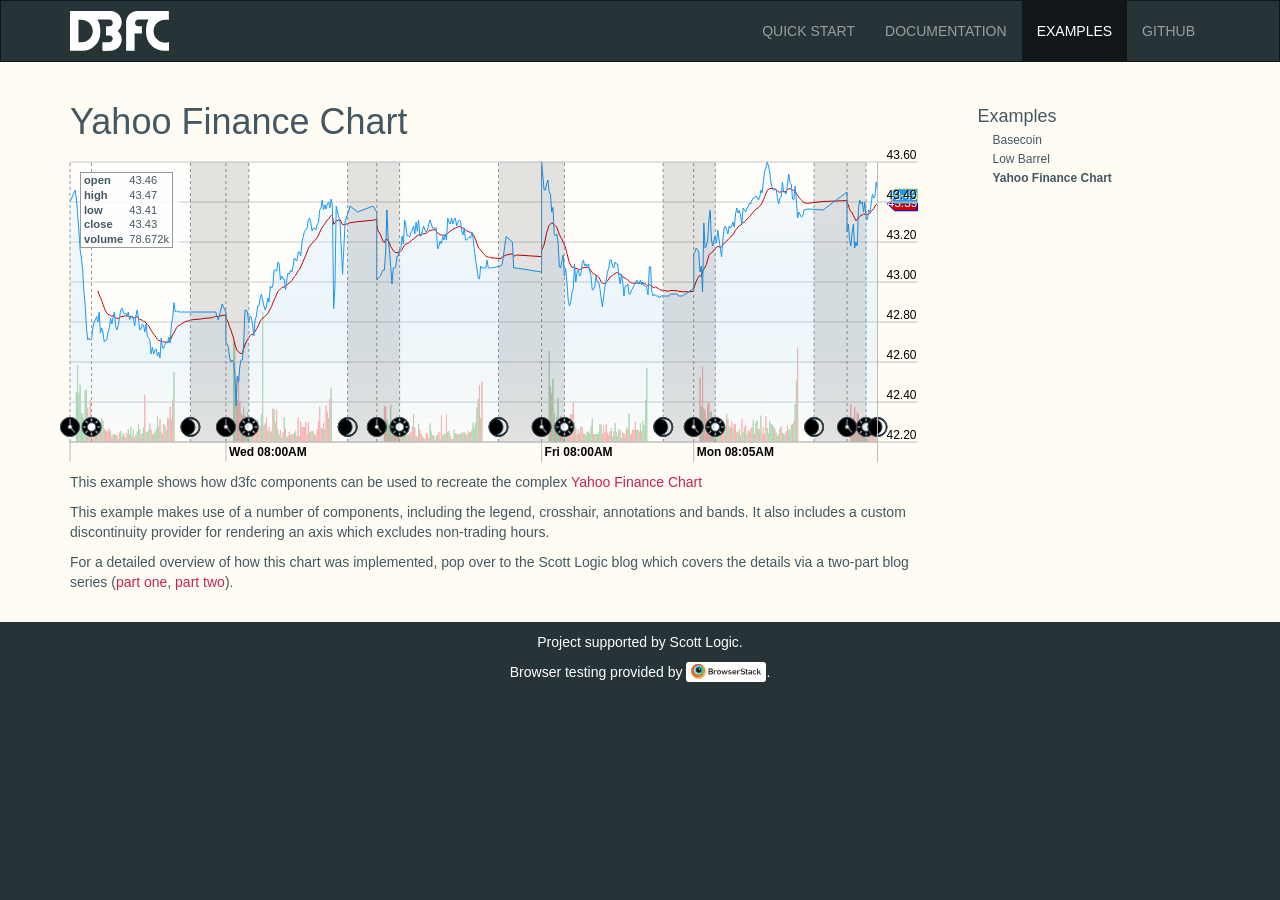
<file: examples/yahoo-finance-chart/index.html>
<!DOCTYPE html>
<html lang="en">
  <head>
    <meta charset="utf-8">
    <meta http-equiv="X-UA-Compatible" content="IE=edge">
    <meta name="viewport" content="width=device-width, initial-scale=1">

    <title>Yahoo Finance Chart</title>
    <meta name="description" content="A collection of components that make it easy to build interactive charts with D3.">

    <script src="../../scripts.js"></script>

    <link rel="icon" type="image/png" href="../../images/favicon-16x16.png" sizes="16x16">
    <link rel="icon" type="image/png" href="../../images/favicon-32x32.png" sizes="32x32">
    <link rel="icon" type="image/png" href="../../images/favicon-96x96.png" sizes="96x96">
    <link rel="stylesheet" href="../../styles.css" />
  </head>
  <body>
    <div class="content">

      <nav class="navbar navbar-inverse">
        <div class="container">
            <div class="navbar-header">
              <a href="../../"><img class="navbar-logo" alt="d3fc" src="../../images/logo.svg" /></a>
              <button type="button" class="navbar-toggle" data-toggle="collapse" data-target=".navbar-collapse">
                <span class="icon-bar"></span>
                <span class="icon-bar"></span>
                <span class="icon-bar"></span>
              </button>
              </div>
            <div class="navbar-collapse collapse">
              <ul class="nav navbar-nav navbar-right">
                <li><a href="../..#quick-start">Quick Start</a></li>
                <li class=""><a href="../../components/introduction/1-getting-started.html">Documentation</a></li>
                <li class="active"><a href="../../examples">Examples</a></li>
                <li><a href="https://github.com/ScottLogic/d3fc">GitHub</a></li>
              </ul>
            </div>
        </div>
      </nav>

      
<div class="container example">

  <div class="row">

    <div class="col-sm-9 col-xs-12">
      <h1>
        Yahoo Finance Chart
      </h1>

      <style>@import "index.css";</style>

<p><div style='margin-right: 40px;position:relative'>
  <div id="legend"></div>
  <svg id='time-series' style='height: 300px; width: 100%;  overflow: visible'>
    <defs>
      <linearGradient id="area-gradient"
                      x1="0%" y1="0%"
                      x2="0%" y2="100%">
         <stop offset="0%" stop-opacity="0.3" stop-color="#fff" />
        <stop offset="100%" stop-opacity="0" stop-color="#1a9af9" />
      </linearGradient>
      <g id="activeDay-1-1072d" transform="translate(-9.5-9.5)" stroke="#435862" fill="#000">
          <circle cx="9.5" cy="9.5" r="9.5" fill="#fff"/>
          <path d="M19 9.5c0 5.2-4.3 9.5-9.5 9.5S0 14.7 0 9.5 4.3 0 9.5 0 19 4.3 19 9.5zm-.9 0c0-.4-.3-.7-.7-.7H16c-.4 0-.7.3-.7.7 0 .4.3.7.7.7h1.4c.3 0 .7-.3.7-.7zm-2.5-5c.3-.3.3-.7 0-1-.3-.3-.7-.3-1 0l-1 1c-.3.3-.3.7 0 1 .3.3.7.3 1 0l1-1zm-1.8 5c0-2.4-1.9-4.3-4.3-4.3S5.2 7.1 5.2 9.5s1.9 4.3 4.3 4.3 4.3-1.9 4.3-4.3zm-3.6-6.4V1.7c0-.4-.3-.7-.7-.7-.4 0-.7.3-.7.7v1.4c0 .4.3.7.7.7.4 0 .7-.3.7-.7zM5.5 5.5c.3-.3.3-.7 0-1l-1-1c-.3-.3-.7-.3-1 0s-.3.7 0 1l1 1c.2.2.7.2 1 0zM3.1 8.8H1.6c-.4 0-.7.3-.7.7 0 .4.3.7.7.7H3c.4 0 .7-.3.7-.7.1-.4-.2-.7-.6-.7zm.3 5.7c-.3.3-.3.7 0 1 .3.3.7.3 1 0l1-1c.3-.3.3-.7 0-1-.3-.3-.7-.3-1 0l-1 1zm5.4 1.4v1.4c0 .4.3.7.7.7.4 0 .7-.3.7-.7v-1.4c0-.4-.3-.7-.7-.7-.4 0-.7.3-.7.7zm4.7-2.4c-.3.3-.3.7 0 1l1 1c.3.3.7.3 1 0 .3-.3.3-.7 0-1l-1-1c-.2-.2-.7-.2-1 0z"/>
      </g>
      <g id="postMarket-1-1072d" transform="translate(-9.5-9.5)" stroke="#435862" fill="#000">
          <circle cx="9.5" cy="9.5" r="9.5" fill="#fff" stroke="#000"/>
          <path d="M9.5 19c5.2 0 9.5-4.3 9.5-9.5S14.7 0 9.5 0 0 4.3 0 9.5 4.3 19 9.5 19zM7.9 1.7c.6-.2 1.3-.3 2-.3C14.4 1.4 18 5 18 9.5s-3.6 8.1-8.1 8.1c-.7 0-1.4-.1-2-.3 3.5-.9 6.1-4.1 6.1-7.8 0-3.8-2.6-6.9-6.1-7.8z" fill-rule="evenodd" clip-rule="evenodd"/>
      </g>
      <g id="preMarket-1-1072d" transform="translate(-9.5-9.5)" stroke="#435862" fill="#000">
          <circle cx="9.5" cy="9.5" r="9.5" fill="#fff"/>
          <path d="M19 9.5c0 5.2-4.3 9.5-9.5 9.5S0 14.7 0 9.5 4.3 0 9.5 0 19 4.3 19 9.5zM14.3 14.3l-3.1-3.7c.2-.3.4-.7.4-1.1 0-.9-.6-1.7-1.5-1.9V2.3c0-.3-.2-.5-.5-.5s-.6.3-.6.5v5.2c-.9.2-1.5 1-1.5 1.9 0 1.1.9 2 2 2 .3 0 .6-.1.9-.2l3.2 3.7c.1.1.2.2.4.2.1 0 .2 0 .3-.1.1-.2.2-.5 0-.7z"/>
      </g>
    </defs>
  </svg>
</div></p>
<script src="tradedHours.js"></script>
<script src="index.js"></script>

<p>This example shows how d3fc components can be used to recreate the complex <a href="http://finance.yahoo.com/echarts?s=yhoo+Interactive#{&quot;showEma&quot;:true,&quot;emaColors&quot;:&quot;#cc0000&quot;,&quot;emaPeriods&quot;:&quot;50&quot;,&quot;emaWidths&quot;:&quot;1&quot;,&quot;emaGhosting&quot;:&quot;0&quot;,&quot;range&quot;:&quot;5d&quot;,&quot;allowChartStacking&quot;:true}">Yahoo Finance Chart</a></p>
<p>This example makes use of a number of components, including the legend, crosshair, annotations and bands. It also includes a custom discontinuity provider for rendering an axis which excludes non-trading hours.</p>
<p>For a detailed overview of how this chart was implemented, pop over to the Scott Logic blog which covers the details via a two-part blog series (<a href="http://blog.scottlogic.com/2015/07/08/yahoo-finance-chart.html">part one</a>, <a href="http://blog.scottlogic.com/2015/07/22/yahoo-finance-chart-part-two.html">part two</a>).</p>



      <nav class="visible-xs-block">
        <ul class="pager">
          
            
          
            
          
            
          
            
          
            
          
            
          
            
          
            
          
            
          
            
          
            
          
            
          
            
          
            
          
            
          
            
          
            
          
            
          
            
          
            
          
            
          
            
          
            
          
            
          
            
          
            
          
            
          
            
          
            
          
            
          
            
          
            
          
            
          
            
              
            
          
            
              
            
          
            
              
            
          
            
              
                
                  
                  
                
                  
                  
                
                  
                  
                
                  
                  
                
                  
                  
                
                  
                  
                
                  
                  
                
                  
                  
                
                  
                  
                
                  
                  
                
                  
                  
                
                  
                  
                
                  
                  
                
                  
                  
                
                  
                  
                
                  
                  
                
                  
                  
                
                  
                  
                
                  
                  
                
                  
                  
                
                  
                  
                
                  
                  
                
                  
                  
                
                  
                  
                
                  
                  
                
                  
                  
                
                  
                  
                
                  
                  
                
                  
                  
                
                  
                  
                
                  
                  
                
                  
                  
                
                  
                  
                
                  
                  
                
                  
                  
                
                  
                    <li class="previous"><a href="../low-barrel/index.html"><span aria-hidden="true">&larr;</span> Low Barrel</a></li>
                  
                  
                
                  
                  
                
                  
                  
                    <li class="next"><a href="../../components/index.html"> <span aria-hidden="true">&rarr;</span></a></li>
                  
                
                  
                  
                
              
            
          
            
          
            
          
        </ul>
      </nav>
    </div>

    <nav class="col-sm-3 hidden-xs">
      <ul class="nav nav-stacked fixed nav-sidebar">
        
          <li>
            
              
                <h4>Examples</h4>
              
            
            <ul class="nav nav-stacked">
              
                
              
                
              
                
              
                
              
                
              
                
              
                
              
                
              
                
              
                
              
                
              
                
              
                
              
                
              
                
              
                
              
                
              
                
              
                
              
                
              
                
              
                
              
                
              
                
              
                
              
                
              
                
              
                
              
                
              
                
              
                
              
                
              
                
              
                
                    <li class="">
                      <a href="../basecoin/index.html">
                        Basecoin
                      </a>
                    </li>
                
              
                
              
                
                    <li class="">
                      <a href="../low-barrel/index.html">
                        Low Barrel
                      </a>
                    </li>
                
              
                
                    <li class="active">
                      <a href="index.html">
                        Yahoo Finance Chart
                      </a>
                    </li>
                
              
                
              
                
              
            </ul>
          </li>
        
      </ul>
    </nav>

  </div>

</div>


    </div>
    <footer>
      <div class="container">
        <p class="muted credit text-center">Project supported by <a href="http://www.scottlogic.com">Scott Logic</a>.</p>
        <p class="muted credit text-center">Browser testing provided by <a class="browserstack" href="https://browserstack.com">BrowserStack</a>.</p>
      </div>
    </footer>

    
    <script src="//localhost:35729/livereload.js"></script>
  </body>
</html>
</file>
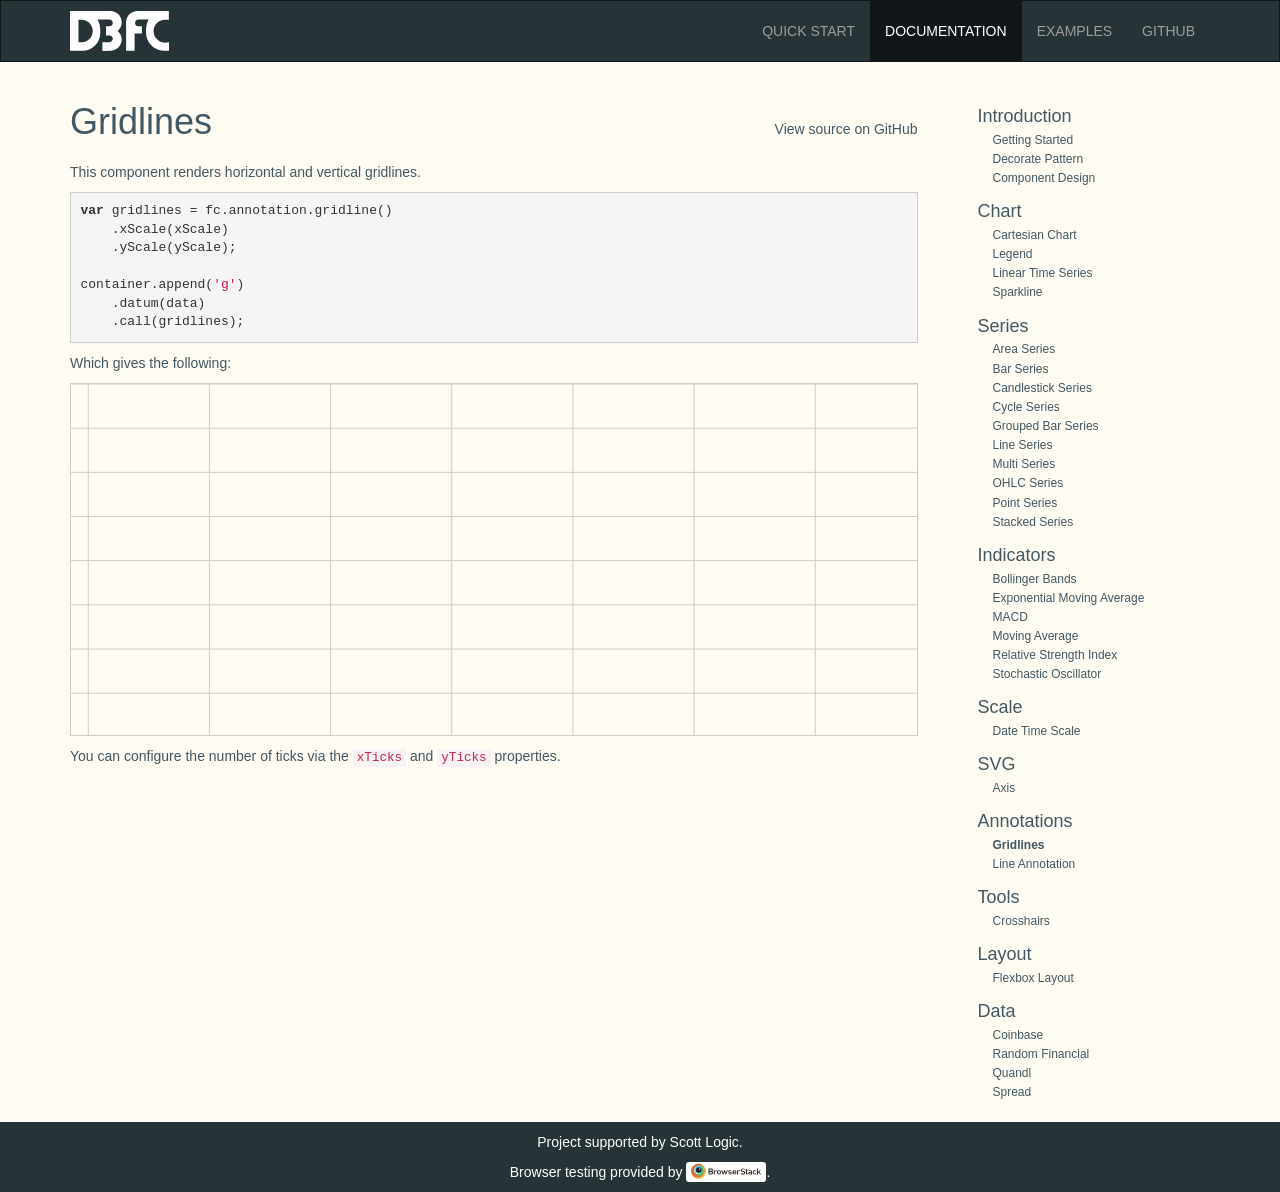
<file: components/annotation/gridlines.html>
<!DOCTYPE html>
<html lang="en">
  <head>
    <meta charset="utf-8">
    <meta http-equiv="X-UA-Compatible" content="IE=edge">
    <meta name="viewport" content="width=device-width, initial-scale=1">

    <title>Gridlines</title>
    <meta name="description" content="A collection of components that make it easy to build interactive charts with D3.">

    <script src="../../scripts.js"></script>

    <link rel="icon" type="image/png" href="../../images/favicon-16x16.png" sizes="16x16">
    <link rel="icon" type="image/png" href="../../images/favicon-32x32.png" sizes="32x32">
    <link rel="icon" type="image/png" href="../../images/favicon-96x96.png" sizes="96x96">
    <link rel="stylesheet" href="../../styles.css" />
  </head>
  <body>
    <div class="content">

      <nav class="navbar navbar-inverse">
        <div class="container">
            <div class="navbar-header">
              <a href="../../"><img class="navbar-logo" alt="d3fc" src="../../images/logo.svg" /></a>
              <button type="button" class="navbar-toggle" data-toggle="collapse" data-target=".navbar-collapse">
                <span class="icon-bar"></span>
                <span class="icon-bar"></span>
                <span class="icon-bar"></span>
              </button>
              </div>
            <div class="navbar-collapse collapse">
              <ul class="nav navbar-nav navbar-right">
                <li><a href="../..#quick-start">Quick Start</a></li>
                <li class="active"><a href="../../components/introduction/1-getting-started.html">Documentation</a></li>
                <li class=""><a href="../../examples">Examples</a></li>
                <li><a href="https://github.com/ScottLogic/d3fc">GitHub</a></li>
              </ul>
            </div>
        </div>
      </nav>

      
<div class="container component">

  <div class="row">

    <div class="col-sm-9 col-xs-12">
      <h1>
        Gridlines
        <a href="https://github.com/ScottLogic/d3fc/blob/master/src/annotation/gridline.js">View source on GitHub</a>
      </h1>

      <p>This component renders horizontal and vertical gridlines.</p>
<pre><code class="language-js"><span class="keyword">var</span> gridlines = fc.annotation.gridline()
    .xScale(xScale)
    .yScale(yScale);

container.append(<span class="string">'g'</span>)
    .datum(data)
    .call(gridlines);</code></pre>
<p>Which gives the following:</p>
<p><div id="annotation-gridline-js" class="chart"> </div></p>
<script type="text/javascript">
(function() {
    var desiredWidth = $('#annotation-gridline-js').width(),
        desiredHeight = desiredWidth / 2.4; //keeps the width-height ratio at 600-250 (defaults for createFixture)
    var f = createFixture('#annotation-gridline-js', desiredWidth, desiredHeight, null, function() { return true; });
    var container = f.container, data = f.data,
      xScale = f.xScale, yScale = f.yScale,
      height = f.dimensions.height, width = f.dimensions.width;

    var gridlines = fc.annotation.gridline()
    .xScale(xScale)
    .yScale(yScale);

container.append('g')
    .datum(data)
    .call(gridlines);

}());
</script>

<p>You can configure the number of ticks via the <code>xTicks</code> and <code>yTicks</code> properties.</p>


      <nav class="visible-xs-block">
        <ul class="pager">
          
            
              
            
          
            
              
                
                  
                    <li class="previous"><a href="../layout/layout.html"><span aria-hidden="true">&larr;</span> Flexbox Layout</a></li>
                  
                  
                
                  
                  
                
                  
                  
                    <li class="next"><a href="../chart/cartesianChart.html">Cartesian Chart <span aria-hidden="true">&rarr;</span></a></li>
                  
                
                  
                  
                
                  
                  
                
                  
                  
                
                  
                  
                
                  
                  
                
                  
                  
                
                  
                  
                
                  
                  
                
                  
                  
                
                  
                  
                
                  
                  
                
                  
                  
                
                  
                  
                
                  
                  
                
                  
                  
                
                  
                  
                
                  
                  
                
                  
                  
                
                  
                  
                
                  
                  
                
                  
                  
                
                  
                  
                
                  
                  
                
                  
                  
                
                  
                  
                
                  
                  
                
                  
                  
                
                  
                  
                
                  
                  
                
                  
                  
                
                  
                  
                
                  
                  
                
                  
                  
                
                  
                  
                
                  
                  
                
                  
                  
                
              
            
          
            
              
            
          
            
              
            
          
            
              
            
          
            
              
            
          
            
              
            
          
            
              
            
          
            
              
            
          
            
              
            
          
            
              
            
          
            
              
            
          
            
              
            
          
            
              
            
          
            
              
            
          
            
              
            
          
            
              
            
          
            
              
            
          
            
              
            
          
            
              
            
          
            
              
            
          
            
              
            
          
            
              
            
          
            
              
            
          
            
              
            
          
            
              
            
          
            
              
            
          
            
              
            
          
            
              
            
          
            
              
            
          
            
              
            
          
            
              
            
          
            
              
            
          
            
          
            
          
            
          
            
          
            
          
            
          
        </ul>
      </nav>
    </div>

    <nav class="col-sm-3 hidden-xs">
      <ul class="nav nav-stacked fixed nav-sidebar">
        
          <li>
            
              
                <h4>Introduction</h4>
              
            
              
            
              
            
              
            
              
            
              
            
              
            
              
            
              
            
              
            
            <ul class="nav nav-stacked">
              
                
              
                
              
                
              
                
              
                
              
                
              
                
              
                
              
                
              
                
              
                
              
                
              
                
              
                
              
                
              
                
              
                
                    <li class="">
                      <a href="../introduction/1-getting-started.html">
                        Getting Started
                      </a>
                    </li>
                
              
                
                    <li class="">
                      <a href="../introduction/2-decorate-pattern.html">
                        Decorate Pattern
                      </a>
                    </li>
                
              
                
                    <li class="">
                      <a href="../introduction/3-component-design.html">
                        Component Design
                      </a>
                    </li>
                
              
                
              
                
              
                
              
                
              
                
              
                
              
                
              
                
              
                
              
                
              
                
              
                
              
                
              
                
              
                
              
                
              
                
              
                
              
                
              
                
              
            </ul>
          </li>
        
          <li>
            
              
            
              
            
              
                <h4>Chart</h4>
              
            
              
            
              
            
              
            
              
            
              
            
              
            
              
            
            <ul class="nav nav-stacked">
              
                
              
                
              
                
                    <li class="">
                      <a href="../chart/cartesianChart.html">
                        Cartesian Chart
                      </a>
                    </li>
                
              
                
                    <li class="">
                      <a href="../chart/legend.html">
                        Legend
                      </a>
                    </li>
                
              
                
                    <li class="">
                      <a href="../chart/linearTimeSeries.html">
                        Linear Time Series
                      </a>
                    </li>
                
              
                
                    <li class="">
                      <a href="../chart/sparkline.html">
                        Sparkline
                      </a>
                    </li>
                
              
                
              
                
              
                
              
                
              
                
              
                
              
                
              
                
              
                
              
                
              
                
              
                
              
                
              
                
              
                
              
                
              
                
              
                
              
                
              
                
              
                
              
                
              
                
              
                
              
                
              
                
              
                
              
                
              
                
              
                
              
                
              
                
              
                
              
            </ul>
          </li>
        
          <li>
            
              
            
              
            
              
            
              
                <h4>Series</h4>
              
            
              
            
              
            
              
            
              
            
              
            
              
            
            <ul class="nav nav-stacked">
              
                
              
                
              
                
              
                
              
                
              
                
              
                
              
                
              
                
              
                
              
                
              
                
              
                
              
                
              
                
              
                
              
                
              
                
              
                
              
                
              
                
              
                
                    <li class="">
                      <a href="../series/area.html">
                        Area Series
                      </a>
                    </li>
                
              
                
                    <li class="">
                      <a href="../series/bar.html">
                        Bar Series
                      </a>
                    </li>
                
              
                
                    <li class="">
                      <a href="../series/candlestick.html">
                        Candlestick Series
                      </a>
                    </li>
                
              
                
                    <li class="">
                      <a href="../series/cycle.html">
                        Cycle Series
                      </a>
                    </li>
                
              
                
                    <li class="">
                      <a href="../series/grouped-bar.html">
                        Grouped Bar Series
                      </a>
                    </li>
                
              
                
                    <li class="">
                      <a href="../series/line.html">
                        Line Series
                      </a>
                    </li>
                
              
                
                    <li class="">
                      <a href="../series/multi.html">
                        Multi Series
                      </a>
                    </li>
                
              
                
                    <li class="">
                      <a href="../series/ohlc.html">
                        OHLC Series
                      </a>
                    </li>
                
              
                
                    <li class="">
                      <a href="../series/point.html">
                        Point Series
                      </a>
                    </li>
                
              
                
                    <li class="">
                      <a href="../series/stacked.html">
                        Stacked Series
                      </a>
                    </li>
                
              
                
              
                
              
                
              
                
              
                
              
                
              
                
              
                
              
            </ul>
          </li>
        
          <li>
            
              
            
              
            
              
            
              
            
              
                <h4>Indicators</h4>
              
            
              
            
              
            
              
            
              
            
              
            
            <ul class="nav nav-stacked">
              
                
              
                
              
                
              
                
              
                
              
                
              
                
              
                
              
                
              
                
              
                
                    <li class="">
                      <a href="../indicator/bollingerBands.html">
                        Bollinger Bands
                      </a>
                    </li>
                
              
                
                    <li class="">
                      <a href="../indicator/exponentialMovingAverage.html">
                        Exponential Moving Average
                      </a>
                    </li>
                
              
                
                    <li class="">
                      <a href="../indicator/macd.html">
                        MACD
                      </a>
                    </li>
                
              
                
                    <li class="">
                      <a href="../indicator/movingAverage.html">
                        Moving Average
                      </a>
                    </li>
                
              
                
                    <li class="">
                      <a href="../indicator/relativeStrengthIndicator.html">
                        Relative Strength Index
                      </a>
                    </li>
                
              
                
                    <li class="">
                      <a href="../indicator/stochasticOscillator.html">
                        Stochastic Oscillator
                      </a>
                    </li>
                
              
                
              
                
              
                
              
                
              
                
              
                
              
                
              
                
              
                
              
                
              
                
              
                
              
                
              
                
              
                
              
                
              
                
              
                
              
                
              
                
              
                
              
                
              
                
              
            </ul>
          </li>
        
          <li>
            
              
            
              
            
              
            
              
            
              
            
              
                <h4>Scale</h4>
              
            
              
            
              
            
              
            
              
            
            <ul class="nav nav-stacked">
              
                
              
                
              
                
              
                
              
                
              
                
              
                
              
                
              
                
              
                
              
                
              
                
              
                
              
                
              
                
              
                
              
                
              
                
              
                
              
                
              
                
                    <li class="">
                      <a href="../scale/dateTime.html">
                        Date Time Scale
                      </a>
                    </li>
                
              
                
              
                
              
                
              
                
              
                
              
                
              
                
              
                
              
                
              
                
              
                
              
                
              
                
              
                
              
                
              
                
              
                
              
                
              
            </ul>
          </li>
        
          <li>
            
              
            
              
            
              
            
              
            
              
            
              
            
              
            
              
                <h4>SVG</h4>
              
            
              
            
              
            
            <ul class="nav nav-stacked">
              
                
              
                
              
                
              
                
              
                
              
                
              
                
              
                
              
                
              
                
              
                
              
                
              
                
              
                
              
                
              
                
              
                
              
                
              
                
              
                
              
                
              
                
              
                
              
                
              
                
              
                
              
                
              
                
              
                
              
                
              
                
              
                
                    <li class="">
                      <a href="../svg/axis.html">
                        Axis
                      </a>
                    </li>
                
              
                
              
                
              
                
              
                
              
                
              
                
              
                
              
            </ul>
          </li>
        
          <li>
            
              
            
              
                <h4>Annotations</h4>
              
            
              
            
              
            
              
            
              
            
              
            
              
            
              
            
              
            
            <ul class="nav nav-stacked">
              
                
              
                
                    <li class="active">
                      <a href="gridlines.html">
                        Gridlines
                      </a>
                    </li>
                
              
                
              
                
              
                
              
                
              
                
              
                
              
                
              
                
              
                
              
                
              
                
              
                
              
                
              
                
              
                
              
                
              
                
              
                
                    <li class="">
                      <a href="line.html">
                        Line Annotation
                      </a>
                    </li>
                
              
                
              
                
              
                
              
                
              
                
              
                
              
                
              
                
              
                
              
                
              
                
              
                
              
                
              
                
              
                
              
                
              
                
              
                
              
                
              
            </ul>
          </li>
        
          <li>
            
              
            
              
            
              
            
              
            
              
            
              
            
              
                <h4>Tools</h4>
              
            
              
            
              
            
              
            
            <ul class="nav nav-stacked">
              
                
              
                
              
                
              
                
              
                
              
                
              
                
              
                
              
                
              
                
              
                
              
                
              
                
              
                
              
                
              
                
              
                
              
                
              
                
              
                
              
                
              
                
              
                
              
                
              
                
              
                
              
                
              
                
              
                
              
                
              
                
              
                
              
                
                    <li class="">
                      <a href="../tool/crosshairs.html">
                        Crosshairs
                      </a>
                    </li>
                
              
                
              
                
              
                
              
                
              
                
              
                
              
            </ul>
          </li>
        
          <li>
            
              
            
              
            
              
            
              
            
              
            
              
            
              
            
              
            
              
                <h4>Layout</h4>
              
            
              
            
            <ul class="nav nav-stacked">
              
                
                    <li class="">
                      <a href="../layout/layout.html">
                        Flexbox Layout
                      </a>
                    </li>
                
              
                
              
                
              
                
              
                
              
                
              
                
              
                
              
                
              
                
              
                
              
                
              
                
              
                
              
                
              
                
              
                
              
                
              
                
              
                
              
                
              
                
              
                
              
                
              
                
              
                
              
                
              
                
              
                
              
                
              
                
              
                
              
                
              
                
              
                
              
                
              
                
              
                
              
                
              
            </ul>
          </li>
        
          <li>
            
              
            
              
            
              
            
              
            
              
            
              
            
              
            
              
            
              
            
              
                <h4>Data</h4>
              
            
            <ul class="nav nav-stacked">
              
                
              
                
              
                
              
                
              
                
              
                
              
                
                    <li class="">
                      <a href="../data/coinbase.html">
                        Coinbase
                      </a>
                    </li>
                
              
                
                    <li class="">
                      <a href="../data/financial.html">
                        Random Financial
                      </a>
                    </li>
                
              
                
                    <li class="">
                      <a href="../data/quandl.html">
                        Quandl
                      </a>
                    </li>
                
              
                
                    <li class="">
                      <a href="../data/spread.html">
                        Spread
                      </a>
                    </li>
                
              
                
              
                
              
                
              
                
              
                
              
                
              
                
              
                
              
                
              
                
              
                
              
                
              
                
              
                
              
                
              
                
              
                
              
                
              
                
              
                
              
                
              
                
              
                
              
                
              
                
              
                
              
                
              
                
              
                
              
            </ul>
          </li>
        
      </ul>
    </nav>

  </div>

</div>


    </div>
    <footer>
      <div class="container">
        <p class="muted credit text-center">Project supported by <a href="http://www.scottlogic.com">Scott Logic</a>.</p>
        <p class="muted credit text-center">Browser testing provided by <a class="browserstack" href="https://browserstack.com">BrowserStack</a>.</p>
      </div>
    </footer>

    
    <script src="//localhost:35729/livereload.js"></script>
  </body>
</html>
</file>
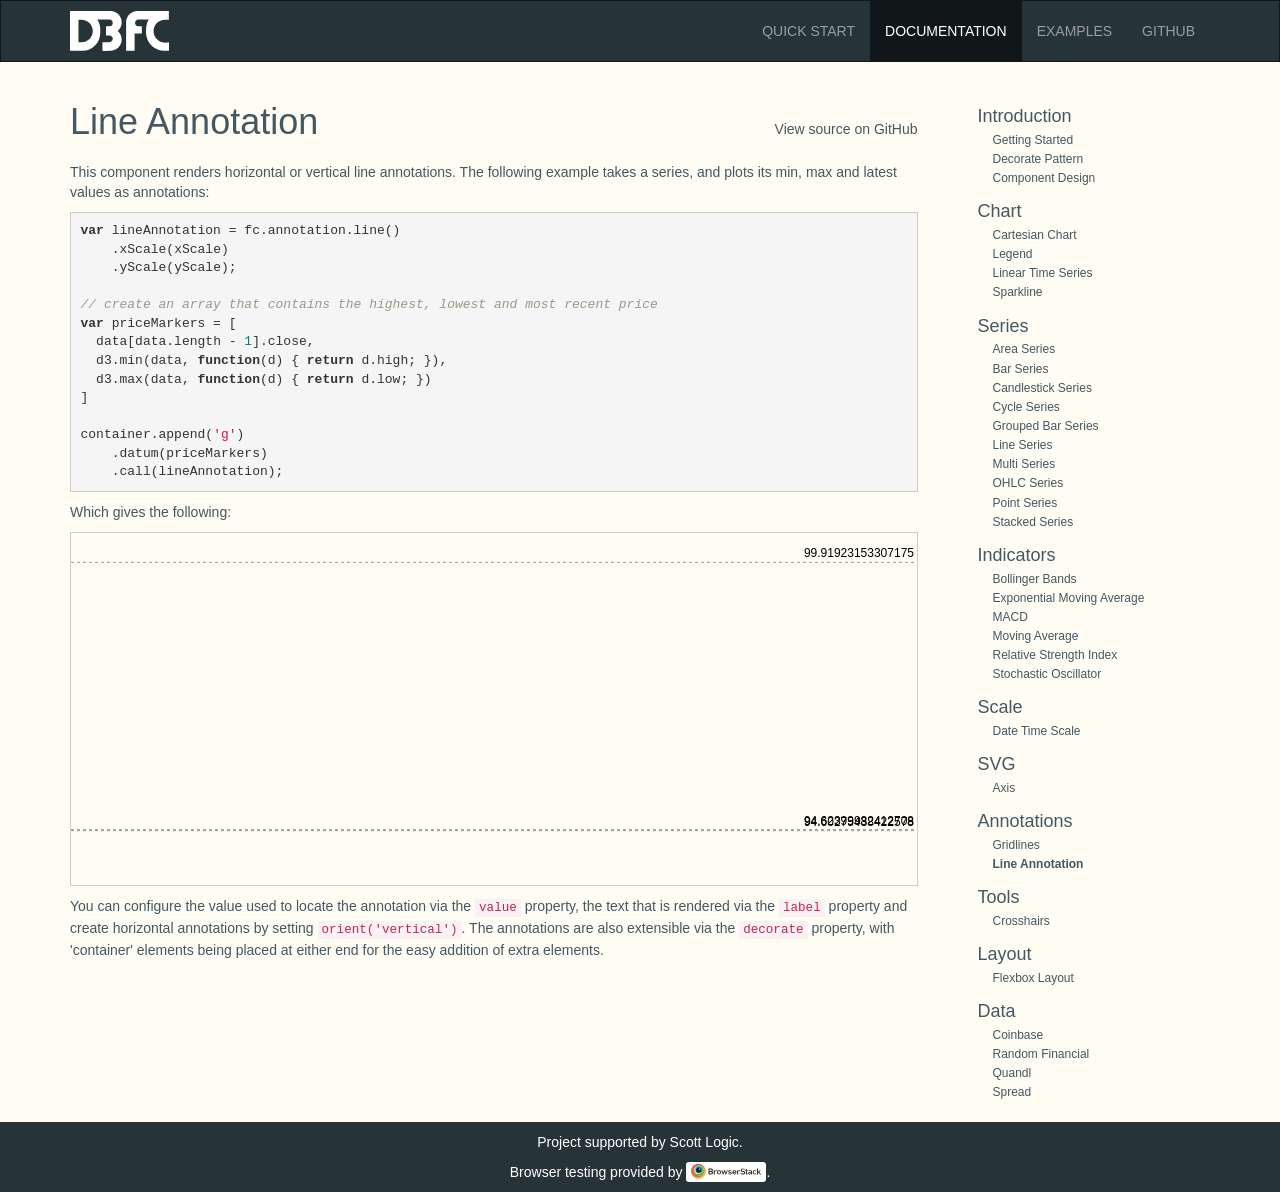
<file: components/annotation/line.html>
<!DOCTYPE html>
<html lang="en">
  <head>
    <meta charset="utf-8">
    <meta http-equiv="X-UA-Compatible" content="IE=edge">
    <meta name="viewport" content="width=device-width, initial-scale=1">

    <title>Line Annotation</title>
    <meta name="description" content="A collection of components that make it easy to build interactive charts with D3.">

    <script src="../../scripts.js"></script>

    <link rel="icon" type="image/png" href="../../images/favicon-16x16.png" sizes="16x16">
    <link rel="icon" type="image/png" href="../../images/favicon-32x32.png" sizes="32x32">
    <link rel="icon" type="image/png" href="../../images/favicon-96x96.png" sizes="96x96">
    <link rel="stylesheet" href="../../styles.css" />
  </head>
  <body>
    <div class="content">

      <nav class="navbar navbar-inverse">
        <div class="container">
            <div class="navbar-header">
              <a href="../../"><img class="navbar-logo" alt="d3fc" src="../../images/logo.svg" /></a>
              <button type="button" class="navbar-toggle" data-toggle="collapse" data-target=".navbar-collapse">
                <span class="icon-bar"></span>
                <span class="icon-bar"></span>
                <span class="icon-bar"></span>
              </button>
              </div>
            <div class="navbar-collapse collapse">
              <ul class="nav navbar-nav navbar-right">
                <li><a href="../..#quick-start">Quick Start</a></li>
                <li class="active"><a href="../../components/introduction/1-getting-started.html">Documentation</a></li>
                <li class=""><a href="../../examples">Examples</a></li>
                <li><a href="https://github.com/ScottLogic/d3fc">GitHub</a></li>
              </ul>
            </div>
        </div>
      </nav>

      
<div class="container component">

  <div class="row">

    <div class="col-sm-9 col-xs-12">
      <h1>
        Line Annotation
        <a href="https://github.com/ScottLogic/d3fc/blob/master/src/tool/line.js">View source on GitHub</a>
      </h1>

      <p>This component renders horizontal or vertical line annotations. The following example takes a series, and plots its min, max and latest values as annotations:</p>
<pre><code class="language-js"><span class="keyword">var</span> lineAnnotation = fc.annotation.line()
    .xScale(xScale)
    .yScale(yScale);

<span class="comment">// create an array that contains the highest, lowest and most recent price</span>
<span class="keyword">var</span> priceMarkers = [
  data[data.length - <span class="number">1</span>].close,
  d3.min(data, <span class="function"><span class="keyword">function</span><span class="params">(d)</span> {</span> <span class="keyword">return</span> d.high; }),
  d3.max(data, <span class="function"><span class="keyword">function</span><span class="params">(d)</span> {</span> <span class="keyword">return</span> d.low; })
]

container.append(<span class="string">'g'</span>)
    .datum(priceMarkers)
    .call(lineAnnotation);</code></pre>
<p>Which gives the following:</p>
<p><div id="tool-line-js" class="chart"> </div></p>
<script type="text/javascript">
(function() {
    var desiredWidth = $('#tool-line-js').width(),
        desiredHeight = desiredWidth / 2.4; //keeps the width-height ratio at 600-250 (defaults for createFixture)
    var f = createFixture('#tool-line-js', desiredWidth, desiredHeight, null, function() { return true; });
    var container = f.container, data = f.data,
      xScale = f.xScale, yScale = f.yScale,
      height = f.dimensions.height, width = f.dimensions.width;

    var lineAnnotation = fc.annotation.line()
    .xScale(xScale)
    .yScale(yScale);

// create an array that contains the highest, lowest and most recent price
var priceMarkers = [
  data[data.length - 1].close,
  d3.min(data, function(d) { return d.high; }),
  d3.max(data, function(d) { return d.low; })
]

container.append('g')
    .datum(priceMarkers)
    .call(lineAnnotation);

}());
</script>

<p>You can configure the value used to locate the annotation via the <code>value</code> property, the text that is rendered via the <code>label</code> property and create horizontal annotations by setting <code>orient(&#39;vertical&#39;)</code>. The annotations are also extensible via the <code>decorate</code> property, with &#39;container&#39; elements being placed at either end for the easy addition of extra elements.</p>


      <nav class="visible-xs-block">
        <ul class="pager">
          
            
              
            
          
            
              
            
          
            
              
            
          
            
              
            
          
            
              
            
          
            
              
            
          
            
              
            
          
            
              
            
          
            
              
            
          
            
              
            
          
            
              
            
          
            
              
            
          
            
              
            
          
            
              
            
          
            
              
            
          
            
              
            
          
            
              
            
          
            
              
            
          
            
              
            
          
            
              
                
                  
                  
                
                  
                  
                
                  
                  
                
                  
                  
                
                  
                  
                
                  
                  
                
                  
                  
                
                  
                  
                
                  
                  
                
                  
                  
                
                  
                  
                
                  
                  
                
                  
                  
                
                  
                  
                
                  
                  
                
                  
                  
                
                  
                  
                
                  
                  
                
                  
                    <li class="previous"><a href="../introduction/3-component-design.html"><span aria-hidden="true">&larr;</span> Component Design</a></li>
                  
                  
                
                  
                  
                
                  
                  
                    <li class="next"><a href="../scale/dateTime.html">Date Time Scale <span aria-hidden="true">&rarr;</span></a></li>
                  
                
                  
                  
                
                  
                  
                
                  
                  
                
                  
                  
                
                  
                  
                
                  
                  
                
                  
                  
                
                  
                  
                
                  
                  
                
                  
                  
                
                  
                  
                
                  
                  
                
                  
                  
                
                  
                  
                
                  
                  
                
                  
                  
                
                  
                  
                
                  
                  
                
              
            
          
            
              
            
          
            
              
            
          
            
              
            
          
            
              
            
          
            
              
            
          
            
              
            
          
            
              
            
          
            
              
            
          
            
              
            
          
            
              
            
          
            
              
            
          
            
              
            
          
            
              
            
          
            
          
            
          
            
          
            
          
            
          
            
          
        </ul>
      </nav>
    </div>

    <nav class="col-sm-3 hidden-xs">
      <ul class="nav nav-stacked fixed nav-sidebar">
        
          <li>
            
              
                <h4>Introduction</h4>
              
            
              
            
              
            
              
            
              
            
              
            
              
            
              
            
              
            
              
            
            <ul class="nav nav-stacked">
              
                
              
                
              
                
              
                
              
                
              
                
              
                
              
                
              
                
              
                
              
                
              
                
              
                
              
                
              
                
              
                
              
                
                    <li class="">
                      <a href="../introduction/1-getting-started.html">
                        Getting Started
                      </a>
                    </li>
                
              
                
                    <li class="">
                      <a href="../introduction/2-decorate-pattern.html">
                        Decorate Pattern
                      </a>
                    </li>
                
              
                
                    <li class="">
                      <a href="../introduction/3-component-design.html">
                        Component Design
                      </a>
                    </li>
                
              
                
              
                
              
                
              
                
              
                
              
                
              
                
              
                
              
                
              
                
              
                
              
                
              
                
              
                
              
                
              
                
              
                
              
                
              
                
              
                
              
            </ul>
          </li>
        
          <li>
            
              
            
              
            
              
                <h4>Chart</h4>
              
            
              
            
              
            
              
            
              
            
              
            
              
            
              
            
            <ul class="nav nav-stacked">
              
                
              
                
              
                
                    <li class="">
                      <a href="../chart/cartesianChart.html">
                        Cartesian Chart
                      </a>
                    </li>
                
              
                
                    <li class="">
                      <a href="../chart/legend.html">
                        Legend
                      </a>
                    </li>
                
              
                
                    <li class="">
                      <a href="../chart/linearTimeSeries.html">
                        Linear Time Series
                      </a>
                    </li>
                
              
                
                    <li class="">
                      <a href="../chart/sparkline.html">
                        Sparkline
                      </a>
                    </li>
                
              
                
              
                
              
                
              
                
              
                
              
                
              
                
              
                
              
                
              
                
              
                
              
                
              
                
              
                
              
                
              
                
              
                
              
                
              
                
              
                
              
                
              
                
              
                
              
                
              
                
              
                
              
                
              
                
              
                
              
                
              
                
              
                
              
                
              
            </ul>
          </li>
        
          <li>
            
              
            
              
            
              
            
              
                <h4>Series</h4>
              
            
              
            
              
            
              
            
              
            
              
            
              
            
            <ul class="nav nav-stacked">
              
                
              
                
              
                
              
                
              
                
              
                
              
                
              
                
              
                
              
                
              
                
              
                
              
                
              
                
              
                
              
                
              
                
              
                
              
                
              
                
              
                
              
                
                    <li class="">
                      <a href="../series/area.html">
                        Area Series
                      </a>
                    </li>
                
              
                
                    <li class="">
                      <a href="../series/bar.html">
                        Bar Series
                      </a>
                    </li>
                
              
                
                    <li class="">
                      <a href="../series/candlestick.html">
                        Candlestick Series
                      </a>
                    </li>
                
              
                
                    <li class="">
                      <a href="../series/cycle.html">
                        Cycle Series
                      </a>
                    </li>
                
              
                
                    <li class="">
                      <a href="../series/grouped-bar.html">
                        Grouped Bar Series
                      </a>
                    </li>
                
              
                
                    <li class="">
                      <a href="../series/line.html">
                        Line Series
                      </a>
                    </li>
                
              
                
                    <li class="">
                      <a href="../series/multi.html">
                        Multi Series
                      </a>
                    </li>
                
              
                
                    <li class="">
                      <a href="../series/ohlc.html">
                        OHLC Series
                      </a>
                    </li>
                
              
                
                    <li class="">
                      <a href="../series/point.html">
                        Point Series
                      </a>
                    </li>
                
              
                
                    <li class="">
                      <a href="../series/stacked.html">
                        Stacked Series
                      </a>
                    </li>
                
              
                
              
                
              
                
              
                
              
                
              
                
              
                
              
                
              
            </ul>
          </li>
        
          <li>
            
              
            
              
            
              
            
              
            
              
                <h4>Indicators</h4>
              
            
              
            
              
            
              
            
              
            
              
            
            <ul class="nav nav-stacked">
              
                
              
                
              
                
              
                
              
                
              
                
              
                
              
                
              
                
              
                
              
                
                    <li class="">
                      <a href="../indicator/bollingerBands.html">
                        Bollinger Bands
                      </a>
                    </li>
                
              
                
                    <li class="">
                      <a href="../indicator/exponentialMovingAverage.html">
                        Exponential Moving Average
                      </a>
                    </li>
                
              
                
                    <li class="">
                      <a href="../indicator/macd.html">
                        MACD
                      </a>
                    </li>
                
              
                
                    <li class="">
                      <a href="../indicator/movingAverage.html">
                        Moving Average
                      </a>
                    </li>
                
              
                
                    <li class="">
                      <a href="../indicator/relativeStrengthIndicator.html">
                        Relative Strength Index
                      </a>
                    </li>
                
              
                
                    <li class="">
                      <a href="../indicator/stochasticOscillator.html">
                        Stochastic Oscillator
                      </a>
                    </li>
                
              
                
              
                
              
                
              
                
              
                
              
                
              
                
              
                
              
                
              
                
              
                
              
                
              
                
              
                
              
                
              
                
              
                
              
                
              
                
              
                
              
                
              
                
              
                
              
            </ul>
          </li>
        
          <li>
            
              
            
              
            
              
            
              
            
              
            
              
                <h4>Scale</h4>
              
            
              
            
              
            
              
            
              
            
            <ul class="nav nav-stacked">
              
                
              
                
              
                
              
                
              
                
              
                
              
                
              
                
              
                
              
                
              
                
              
                
              
                
              
                
              
                
              
                
              
                
              
                
              
                
              
                
              
                
                    <li class="">
                      <a href="../scale/dateTime.html">
                        Date Time Scale
                      </a>
                    </li>
                
              
                
              
                
              
                
              
                
              
                
              
                
              
                
              
                
              
                
              
                
              
                
              
                
              
                
              
                
              
                
              
                
              
                
              
                
              
            </ul>
          </li>
        
          <li>
            
              
            
              
            
              
            
              
            
              
            
              
            
              
            
              
                <h4>SVG</h4>
              
            
              
            
              
            
            <ul class="nav nav-stacked">
              
                
              
                
              
                
              
                
              
                
              
                
              
                
              
                
              
                
              
                
              
                
              
                
              
                
              
                
              
                
              
                
              
                
              
                
              
                
              
                
              
                
              
                
              
                
              
                
              
                
              
                
              
                
              
                
              
                
              
                
              
                
              
                
                    <li class="">
                      <a href="../svg/axis.html">
                        Axis
                      </a>
                    </li>
                
              
                
              
                
              
                
              
                
              
                
              
                
              
                
              
            </ul>
          </li>
        
          <li>
            
              
            
              
                <h4>Annotations</h4>
              
            
              
            
              
            
              
            
              
            
              
            
              
            
              
            
              
            
            <ul class="nav nav-stacked">
              
                
              
                
                    <li class="">
                      <a href="gridlines.html">
                        Gridlines
                      </a>
                    </li>
                
              
                
              
                
              
                
              
                
              
                
              
                
              
                
              
                
              
                
              
                
              
                
              
                
              
                
              
                
              
                
              
                
              
                
              
                
                    <li class="active">
                      <a href="line.html">
                        Line Annotation
                      </a>
                    </li>
                
              
                
              
                
              
                
              
                
              
                
              
                
              
                
              
                
              
                
              
                
              
                
              
                
              
                
              
                
              
                
              
                
              
                
              
                
              
                
              
            </ul>
          </li>
        
          <li>
            
              
            
              
            
              
            
              
            
              
            
              
            
              
                <h4>Tools</h4>
              
            
              
            
              
            
              
            
            <ul class="nav nav-stacked">
              
                
              
                
              
                
              
                
              
                
              
                
              
                
              
                
              
                
              
                
              
                
              
                
              
                
              
                
              
                
              
                
              
                
              
                
              
                
              
                
              
                
              
                
              
                
              
                
              
                
              
                
              
                
              
                
              
                
              
                
              
                
              
                
              
                
                    <li class="">
                      <a href="../tool/crosshairs.html">
                        Crosshairs
                      </a>
                    </li>
                
              
                
              
                
              
                
              
                
              
                
              
                
              
            </ul>
          </li>
        
          <li>
            
              
            
              
            
              
            
              
            
              
            
              
            
              
            
              
            
              
                <h4>Layout</h4>
              
            
              
            
            <ul class="nav nav-stacked">
              
                
                    <li class="">
                      <a href="../layout/layout.html">
                        Flexbox Layout
                      </a>
                    </li>
                
              
                
              
                
              
                
              
                
              
                
              
                
              
                
              
                
              
                
              
                
              
                
              
                
              
                
              
                
              
                
              
                
              
                
              
                
              
                
              
                
              
                
              
                
              
                
              
                
              
                
              
                
              
                
              
                
              
                
              
                
              
                
              
                
              
                
              
                
              
                
              
                
              
                
              
                
              
            </ul>
          </li>
        
          <li>
            
              
            
              
            
              
            
              
            
              
            
              
            
              
            
              
            
              
            
              
                <h4>Data</h4>
              
            
            <ul class="nav nav-stacked">
              
                
              
                
              
                
              
                
              
                
              
                
              
                
                    <li class="">
                      <a href="../data/coinbase.html">
                        Coinbase
                      </a>
                    </li>
                
              
                
                    <li class="">
                      <a href="../data/financial.html">
                        Random Financial
                      </a>
                    </li>
                
              
                
                    <li class="">
                      <a href="../data/quandl.html">
                        Quandl
                      </a>
                    </li>
                
              
                
                    <li class="">
                      <a href="../data/spread.html">
                        Spread
                      </a>
                    </li>
                
              
                
              
                
              
                
              
                
              
                
              
                
              
                
              
                
              
                
              
                
              
                
              
                
              
                
              
                
              
                
              
                
              
                
              
                
              
                
              
                
              
                
              
                
              
                
              
                
              
                
              
                
              
                
              
                
              
                
              
            </ul>
          </li>
        
      </ul>
    </nav>

  </div>

</div>


    </div>
    <footer>
      <div class="container">
        <p class="muted credit text-center">Project supported by <a href="http://www.scottlogic.com">Scott Logic</a>.</p>
        <p class="muted credit text-center">Browser testing provided by <a class="browserstack" href="https://browserstack.com">BrowserStack</a>.</p>
      </div>
    </footer>

    
    <script src="//localhost:35729/livereload.js"></script>
  </body>
</html>
</file>
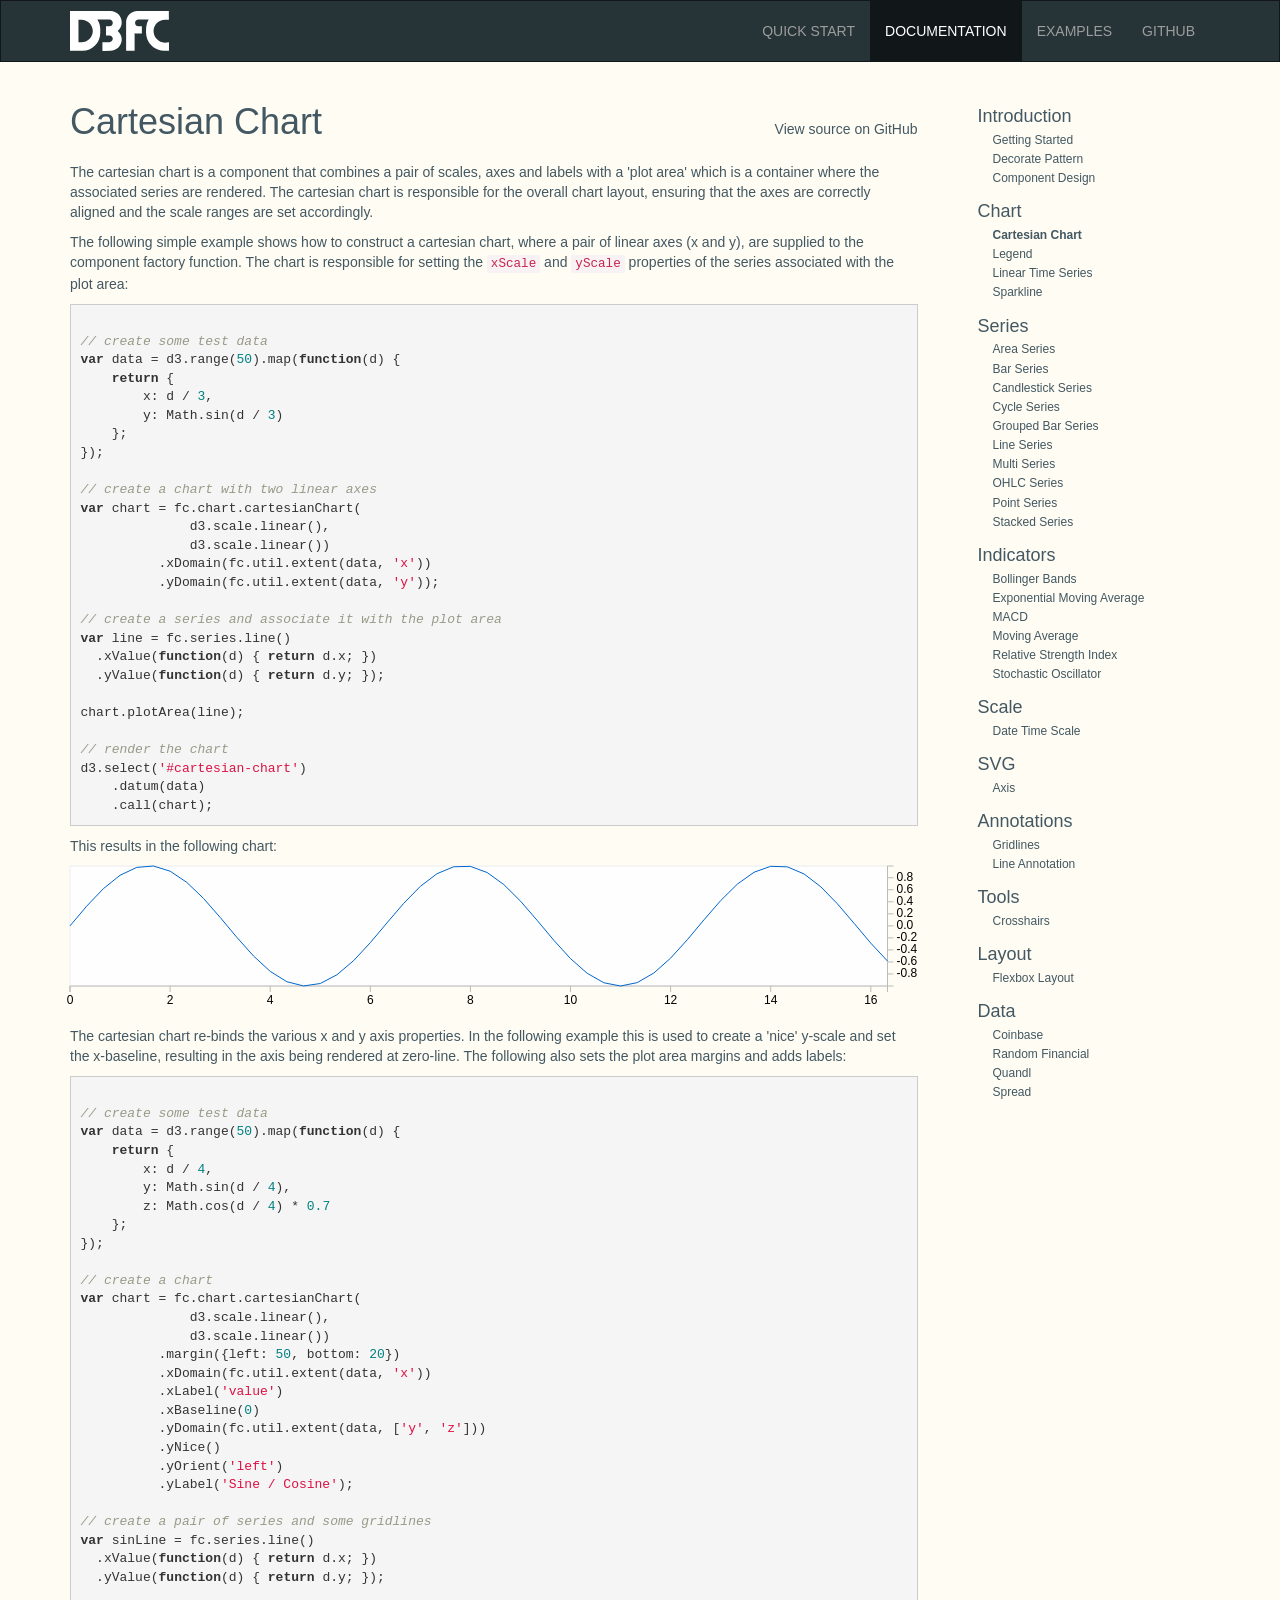
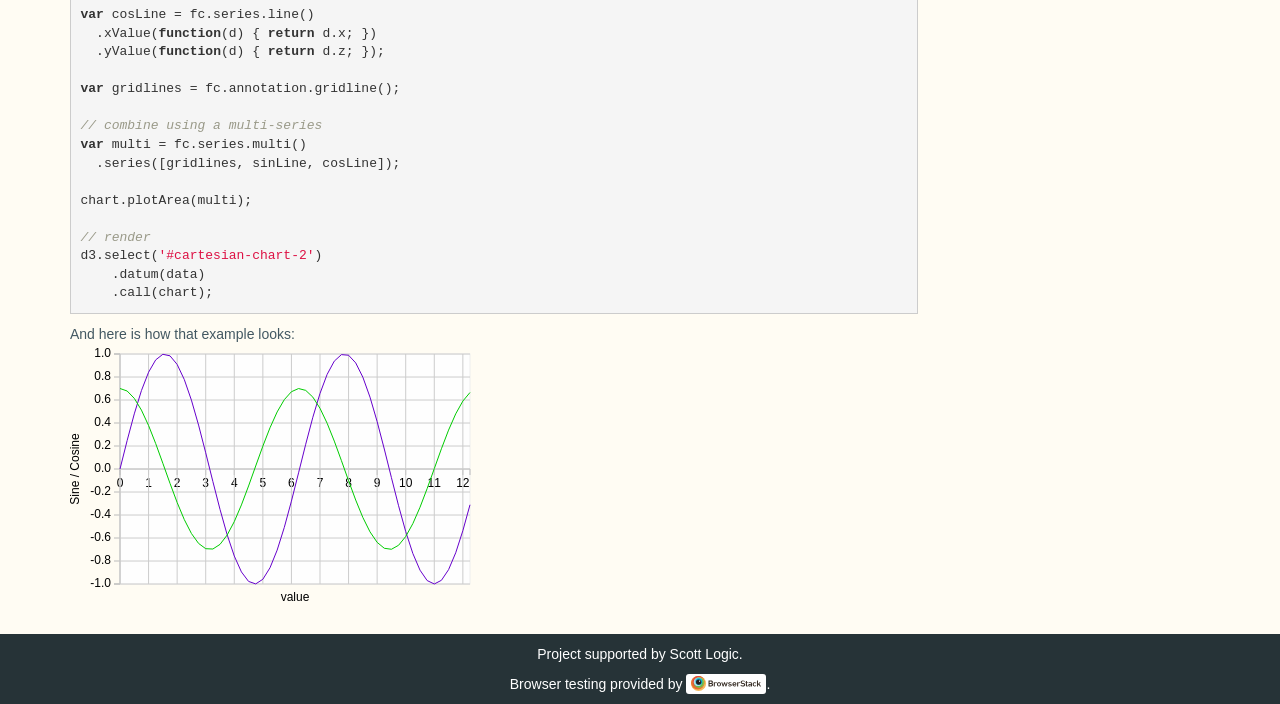
<file: components/chart/cartesianChart.html>
<!DOCTYPE html>
<html lang="en">
  <head>
    <meta charset="utf-8">
    <meta http-equiv="X-UA-Compatible" content="IE=edge">
    <meta name="viewport" content="width=device-width, initial-scale=1">

    <title>Cartesian Chart</title>
    <meta name="description" content="A collection of components that make it easy to build interactive charts with D3.">

    <script src="../../scripts.js"></script>

    <link rel="icon" type="image/png" href="../../images/favicon-16x16.png" sizes="16x16">
    <link rel="icon" type="image/png" href="../../images/favicon-32x32.png" sizes="32x32">
    <link rel="icon" type="image/png" href="../../images/favicon-96x96.png" sizes="96x96">
    <link rel="stylesheet" href="../../styles.css" />
  </head>
  <body>
    <div class="content">

      <nav class="navbar navbar-inverse">
        <div class="container">
            <div class="navbar-header">
              <a href="../../"><img class="navbar-logo" alt="d3fc" src="../../images/logo.svg" /></a>
              <button type="button" class="navbar-toggle" data-toggle="collapse" data-target=".navbar-collapse">
                <span class="icon-bar"></span>
                <span class="icon-bar"></span>
                <span class="icon-bar"></span>
              </button>
              </div>
            <div class="navbar-collapse collapse">
              <ul class="nav navbar-nav navbar-right">
                <li><a href="../..#quick-start">Quick Start</a></li>
                <li class="active"><a href="../../components/introduction/1-getting-started.html">Documentation</a></li>
                <li class=""><a href="../../examples">Examples</a></li>
                <li><a href="https://github.com/ScottLogic/d3fc">GitHub</a></li>
              </ul>
            </div>
        </div>
      </nav>

      
<div class="container component">

  <div class="row">

    <div class="col-sm-9 col-xs-12">
      <h1>
        Cartesian Chart
        <a href="https://github.com/ScottLogic/d3fc/blob/master/src/chart/cartesianChart.js">View source on GitHub</a>
      </h1>

      <p>The cartesian chart is a component that combines a pair of scales, axes and labels with a &#39;plot area&#39; which is a container where the associated series are rendered. The cartesian chart is responsible for the overall chart layout, ensuring that the axes are correctly aligned and the scale ranges are set accordingly.</p>
<p>The following simple example shows how to construct a cartesian chart, where a pair of linear axes (x and y), are supplied to the component factory function. The chart is responsible for setting the <code>xScale</code> and <code>yScale</code> properties of the series associated with the plot area:</p>
<pre><code class="language-js">
<span class="comment">// create some test data</span>
<span class="keyword">var</span> data = d3.range(<span class="number">50</span>).map(<span class="function"><span class="keyword">function</span><span class="params">(d)</span> {</span>
    <span class="keyword">return</span> {
        x: d / <span class="number">3</span>,
        y: Math.sin(d / <span class="number">3</span>)
    };
});

<span class="comment">// create a chart with two linear axes</span>
<span class="keyword">var</span> chart = fc.chart.cartesianChart(
              d3.scale.linear(),
              d3.scale.linear())
          .xDomain(fc.util.extent(data, <span class="string">'x'</span>))
          .yDomain(fc.util.extent(data, <span class="string">'y'</span>));

<span class="comment">// create a series and associate it with the plot area</span>
<span class="keyword">var</span> line = fc.series.line()
  .xValue(<span class="function"><span class="keyword">function</span><span class="params">(d)</span> {</span> <span class="keyword">return</span> d.x; })
  .yValue(<span class="function"><span class="keyword">function</span><span class="params">(d)</span> {</span> <span class="keyword">return</span> d.y; });

chart.plotArea(line);

<span class="comment">// render the chart</span>
d3.select(<span class="string">'#cartesian-chart'</span>)
    .datum(data)
    .call(chart);</code></pre>
<p>This results in the following chart:</p>
<p><div id="cartesian-chart"> </div></p>
<script type="text/javascript">
(function() {

// create some test data
var data = d3.range(50).map(function(d) {
    return {
        x: d / 3,
        y: Math.sin(d / 3)
    };
});

// create a chart with two linear axes
var chart = fc.chart.cartesianChart(
              d3.scale.linear(),
              d3.scale.linear())
          .xDomain(fc.util.extent(data, 'x'))
          .yDomain(fc.util.extent(data, 'y'));

// create a series and associate it with the plot area
var line = fc.series.line()
  .xValue(function(d) { return d.x; })
  .yValue(function(d) { return d.y; });

chart.plotArea(line);

// render the chart
d3.select('#cartesian-chart')
    .datum(data)
    .call(chart);

}());
</script>

<p>The cartesian chart re-binds the various x and y axis properties. In the following example this is used to create a &#39;nice&#39; y-scale and set the x-baseline, resulting in the axis being rendered at zero-line. The following also sets the plot area margins and adds labels: </p>
<pre><code class="language-js">
<span class="comment">// create some test data</span>
<span class="keyword">var</span> data = d3.range(<span class="number">50</span>).map(<span class="function"><span class="keyword">function</span><span class="params">(d)</span> {</span>
    <span class="keyword">return</span> {
        x: d / <span class="number">4</span>,
        y: Math.sin(d / <span class="number">4</span>),
        z: Math.cos(d / <span class="number">4</span>) * <span class="number">0.7</span>
    };
});

<span class="comment">// create a chart</span>
<span class="keyword">var</span> chart = fc.chart.cartesianChart(
              d3.scale.linear(),
              d3.scale.linear())
          .margin({left: <span class="number">50</span>, bottom: <span class="number">20</span>})
          .xDomain(fc.util.extent(data, <span class="string">'x'</span>))
          .xLabel(<span class="string">'value'</span>)
          .xBaseline(<span class="number">0</span>)
          .yDomain(fc.util.extent(data, [<span class="string">'y'</span>, <span class="string">'z'</span>]))
          .yNice()
          .yOrient(<span class="string">'left'</span>)
          .yLabel(<span class="string">'Sine / Cosine'</span>);

<span class="comment">// create a pair of series and some gridlines</span>
<span class="keyword">var</span> sinLine = fc.series.line()
  .xValue(<span class="function"><span class="keyword">function</span><span class="params">(d)</span> {</span> <span class="keyword">return</span> d.x; })
  .yValue(<span class="function"><span class="keyword">function</span><span class="params">(d)</span> {</span> <span class="keyword">return</span> d.y; });

<span class="keyword">var</span> cosLine = fc.series.line()
  .xValue(<span class="function"><span class="keyword">function</span><span class="params">(d)</span> {</span> <span class="keyword">return</span> d.x; })
  .yValue(<span class="function"><span class="keyword">function</span><span class="params">(d)</span> {</span> <span class="keyword">return</span> d.z; });

<span class="keyword">var</span> gridlines = fc.annotation.gridline();

<span class="comment">// combine using a multi-series</span>
<span class="keyword">var</span> multi = fc.series.multi()
  .series([gridlines, sinLine, cosLine]);

chart.plotArea(multi);

<span class="comment">// render</span>
d3.select(<span class="string">'#cartesian-chart-2'</span>)
    .datum(data)
    .call(chart);</code></pre>
<p>And here is how that example looks:</p>
<p><div id="cartesian-chart-2" style="height: 250px; width: 400px;"> </div></p>
<script type="text/javascript">
(function() {

// create some test data
var data = d3.range(50).map(function(d) {
    return {
        x: d / 4,
        y: Math.sin(d / 4),
        z: Math.cos(d / 4) * 0.7
    };
});

// create a chart
var chart = fc.chart.cartesianChart(
              d3.scale.linear(),
              d3.scale.linear())
          .margin({left: 50, bottom: 20})
          .xDomain(fc.util.extent(data, 'x'))
          .xLabel('value')
          .xBaseline(0)
          .yDomain(fc.util.extent(data, ['y', 'z']))
          .yNice()
          .yOrient('left')
          .yLabel('Sine / Cosine');

// create a pair of series and some gridlines
var sinLine = fc.series.line()
  .xValue(function(d) { return d.x; })
  .yValue(function(d) { return d.y; });

var cosLine = fc.series.line()
  .xValue(function(d) { return d.x; })
  .yValue(function(d) { return d.z; });

var gridlines = fc.annotation.gridline();

// combine using a multi-series
var multi = fc.series.multi()
  .series([gridlines, sinLine, cosLine]);

chart.plotArea(multi);

// render
d3.select('#cartesian-chart-2')
    .datum(data)
    .call(chart);

}());
</script>




      <nav class="visible-xs-block">
        <ul class="pager">
          
            
              
            
          
            
              
            
          
            
              
                
                  
                  
                
                  
                    <li class="previous"><a href="../annotation/gridlines.html"><span aria-hidden="true">&larr;</span> Gridlines</a></li>
                  
                  
                
                  
                  
                
                  
                  
                    <li class="next"><a href="legend.html">Legend <span aria-hidden="true">&rarr;</span></a></li>
                  
                
                  
                  
                
                  
                  
                
                  
                  
                
                  
                  
                
                  
                  
                
                  
                  
                
                  
                  
                
                  
                  
                
                  
                  
                
                  
                  
                
                  
                  
                
                  
                  
                
                  
                  
                
                  
                  
                
                  
                  
                
                  
                  
                
                  
                  
                
                  
                  
                
                  
                  
                
                  
                  
                
                  
                  
                
                  
                  
                
                  
                  
                
                  
                  
                
                  
                  
                
                  
                  
                
                  
                  
                
                  
                  
                
                  
                  
                
                  
                  
                
                  
                  
                
                  
                  
                
                  
                  
                
                  
                  
                
                  
                  
                
              
            
          
            
              
            
          
            
              
            
          
            
              
            
          
            
              
            
          
            
              
            
          
            
              
            
          
            
              
            
          
            
              
            
          
            
              
            
          
            
              
            
          
            
              
            
          
            
              
            
          
            
              
            
          
            
              
            
          
            
              
            
          
            
              
            
          
            
              
            
          
            
              
            
          
            
              
            
          
            
              
            
          
            
              
            
          
            
              
            
          
            
              
            
          
            
              
            
          
            
              
            
          
            
              
            
          
            
              
            
          
            
              
            
          
            
              
            
          
            
              
            
          
            
          
            
          
            
          
            
          
            
          
            
          
        </ul>
      </nav>
    </div>

    <nav class="col-sm-3 hidden-xs">
      <ul class="nav nav-stacked fixed nav-sidebar">
        
          <li>
            
              
                <h4>Introduction</h4>
              
            
              
            
              
            
              
            
              
            
              
            
              
            
              
            
              
            
              
            
            <ul class="nav nav-stacked">
              
                
              
                
              
                
              
                
              
                
              
                
              
                
              
                
              
                
              
                
              
                
              
                
              
                
              
                
              
                
              
                
              
                
                    <li class="">
                      <a href="../introduction/1-getting-started.html">
                        Getting Started
                      </a>
                    </li>
                
              
                
                    <li class="">
                      <a href="../introduction/2-decorate-pattern.html">
                        Decorate Pattern
                      </a>
                    </li>
                
              
                
                    <li class="">
                      <a href="../introduction/3-component-design.html">
                        Component Design
                      </a>
                    </li>
                
              
                
              
                
              
                
              
                
              
                
              
                
              
                
              
                
              
                
              
                
              
                
              
                
              
                
              
                
              
                
              
                
              
                
              
                
              
                
              
                
              
            </ul>
          </li>
        
          <li>
            
              
            
              
            
              
                <h4>Chart</h4>
              
            
              
            
              
            
              
            
              
            
              
            
              
            
              
            
            <ul class="nav nav-stacked">
              
                
              
                
              
                
                    <li class="active">
                      <a href="cartesianChart.html">
                        Cartesian Chart
                      </a>
                    </li>
                
              
                
                    <li class="">
                      <a href="legend.html">
                        Legend
                      </a>
                    </li>
                
              
                
                    <li class="">
                      <a href="linearTimeSeries.html">
                        Linear Time Series
                      </a>
                    </li>
                
              
                
                    <li class="">
                      <a href="sparkline.html">
                        Sparkline
                      </a>
                    </li>
                
              
                
              
                
              
                
              
                
              
                
              
                
              
                
              
                
              
                
              
                
              
                
              
                
              
                
              
                
              
                
              
                
              
                
              
                
              
                
              
                
              
                
              
                
              
                
              
                
              
                
              
                
              
                
              
                
              
                
              
                
              
                
              
                
              
                
              
            </ul>
          </li>
        
          <li>
            
              
            
              
            
              
            
              
                <h4>Series</h4>
              
            
              
            
              
            
              
            
              
            
              
            
              
            
            <ul class="nav nav-stacked">
              
                
              
                
              
                
              
                
              
                
              
                
              
                
              
                
              
                
              
                
              
                
              
                
              
                
              
                
              
                
              
                
              
                
              
                
              
                
              
                
              
                
              
                
                    <li class="">
                      <a href="../series/area.html">
                        Area Series
                      </a>
                    </li>
                
              
                
                    <li class="">
                      <a href="../series/bar.html">
                        Bar Series
                      </a>
                    </li>
                
              
                
                    <li class="">
                      <a href="../series/candlestick.html">
                        Candlestick Series
                      </a>
                    </li>
                
              
                
                    <li class="">
                      <a href="../series/cycle.html">
                        Cycle Series
                      </a>
                    </li>
                
              
                
                    <li class="">
                      <a href="../series/grouped-bar.html">
                        Grouped Bar Series
                      </a>
                    </li>
                
              
                
                    <li class="">
                      <a href="../series/line.html">
                        Line Series
                      </a>
                    </li>
                
              
                
                    <li class="">
                      <a href="../series/multi.html">
                        Multi Series
                      </a>
                    </li>
                
              
                
                    <li class="">
                      <a href="../series/ohlc.html">
                        OHLC Series
                      </a>
                    </li>
                
              
                
                    <li class="">
                      <a href="../series/point.html">
                        Point Series
                      </a>
                    </li>
                
              
                
                    <li class="">
                      <a href="../series/stacked.html">
                        Stacked Series
                      </a>
                    </li>
                
              
                
              
                
              
                
              
                
              
                
              
                
              
                
              
                
              
            </ul>
          </li>
        
          <li>
            
              
            
              
            
              
            
              
            
              
                <h4>Indicators</h4>
              
            
              
            
              
            
              
            
              
            
              
            
            <ul class="nav nav-stacked">
              
                
              
                
              
                
              
                
              
                
              
                
              
                
              
                
              
                
              
                
              
                
                    <li class="">
                      <a href="../indicator/bollingerBands.html">
                        Bollinger Bands
                      </a>
                    </li>
                
              
                
                    <li class="">
                      <a href="../indicator/exponentialMovingAverage.html">
                        Exponential Moving Average
                      </a>
                    </li>
                
              
                
                    <li class="">
                      <a href="../indicator/macd.html">
                        MACD
                      </a>
                    </li>
                
              
                
                    <li class="">
                      <a href="../indicator/movingAverage.html">
                        Moving Average
                      </a>
                    </li>
                
              
                
                    <li class="">
                      <a href="../indicator/relativeStrengthIndicator.html">
                        Relative Strength Index
                      </a>
                    </li>
                
              
                
                    <li class="">
                      <a href="../indicator/stochasticOscillator.html">
                        Stochastic Oscillator
                      </a>
                    </li>
                
              
                
              
                
              
                
              
                
              
                
              
                
              
                
              
                
              
                
              
                
              
                
              
                
              
                
              
                
              
                
              
                
              
                
              
                
              
                
              
                
              
                
              
                
              
                
              
            </ul>
          </li>
        
          <li>
            
              
            
              
            
              
            
              
            
              
            
              
                <h4>Scale</h4>
              
            
              
            
              
            
              
            
              
            
            <ul class="nav nav-stacked">
              
                
              
                
              
                
              
                
              
                
              
                
              
                
              
                
              
                
              
                
              
                
              
                
              
                
              
                
              
                
              
                
              
                
              
                
              
                
              
                
              
                
                    <li class="">
                      <a href="../scale/dateTime.html">
                        Date Time Scale
                      </a>
                    </li>
                
              
                
              
                
              
                
              
                
              
                
              
                
              
                
              
                
              
                
              
                
              
                
              
                
              
                
              
                
              
                
              
                
              
                
              
                
              
            </ul>
          </li>
        
          <li>
            
              
            
              
            
              
            
              
            
              
            
              
            
              
            
              
                <h4>SVG</h4>
              
            
              
            
              
            
            <ul class="nav nav-stacked">
              
                
              
                
              
                
              
                
              
                
              
                
              
                
              
                
              
                
              
                
              
                
              
                
              
                
              
                
              
                
              
                
              
                
              
                
              
                
              
                
              
                
              
                
              
                
              
                
              
                
              
                
              
                
              
                
              
                
              
                
              
                
              
                
                    <li class="">
                      <a href="../svg/axis.html">
                        Axis
                      </a>
                    </li>
                
              
                
              
                
              
                
              
                
              
                
              
                
              
                
              
            </ul>
          </li>
        
          <li>
            
              
            
              
                <h4>Annotations</h4>
              
            
              
            
              
            
              
            
              
            
              
            
              
            
              
            
              
            
            <ul class="nav nav-stacked">
              
                
              
                
                    <li class="">
                      <a href="../annotation/gridlines.html">
                        Gridlines
                      </a>
                    </li>
                
              
                
              
                
              
                
              
                
              
                
              
                
              
                
              
                
              
                
              
                
              
                
              
                
              
                
              
                
              
                
              
                
              
                
              
                
                    <li class="">
                      <a href="../annotation/line.html">
                        Line Annotation
                      </a>
                    </li>
                
              
                
              
                
              
                
              
                
              
                
              
                
              
                
              
                
              
                
              
                
              
                
              
                
              
                
              
                
              
                
              
                
              
                
              
                
              
                
              
            </ul>
          </li>
        
          <li>
            
              
            
              
            
              
            
              
            
              
            
              
            
              
                <h4>Tools</h4>
              
            
              
            
              
            
              
            
            <ul class="nav nav-stacked">
              
                
              
                
              
                
              
                
              
                
              
                
              
                
              
                
              
                
              
                
              
                
              
                
              
                
              
                
              
                
              
                
              
                
              
                
              
                
              
                
              
                
              
                
              
                
              
                
              
                
              
                
              
                
              
                
              
                
              
                
              
                
              
                
              
                
                    <li class="">
                      <a href="../tool/crosshairs.html">
                        Crosshairs
                      </a>
                    </li>
                
              
                
              
                
              
                
              
                
              
                
              
                
              
            </ul>
          </li>
        
          <li>
            
              
            
              
            
              
            
              
            
              
            
              
            
              
            
              
            
              
                <h4>Layout</h4>
              
            
              
            
            <ul class="nav nav-stacked">
              
                
                    <li class="">
                      <a href="../layout/layout.html">
                        Flexbox Layout
                      </a>
                    </li>
                
              
                
              
                
              
                
              
                
              
                
              
                
              
                
              
                
              
                
              
                
              
                
              
                
              
                
              
                
              
                
              
                
              
                
              
                
              
                
              
                
              
                
              
                
              
                
              
                
              
                
              
                
              
                
              
                
              
                
              
                
              
                
              
                
              
                
              
                
              
                
              
                
              
                
              
                
              
            </ul>
          </li>
        
          <li>
            
              
            
              
            
              
            
              
            
              
            
              
            
              
            
              
            
              
            
              
                <h4>Data</h4>
              
            
            <ul class="nav nav-stacked">
              
                
              
                
              
                
              
                
              
                
              
                
              
                
                    <li class="">
                      <a href="../data/coinbase.html">
                        Coinbase
                      </a>
                    </li>
                
              
                
                    <li class="">
                      <a href="../data/financial.html">
                        Random Financial
                      </a>
                    </li>
                
              
                
                    <li class="">
                      <a href="../data/quandl.html">
                        Quandl
                      </a>
                    </li>
                
              
                
                    <li class="">
                      <a href="../data/spread.html">
                        Spread
                      </a>
                    </li>
                
              
                
              
                
              
                
              
                
              
                
              
                
              
                
              
                
              
                
              
                
              
                
              
                
              
                
              
                
              
                
              
                
              
                
              
                
              
                
              
                
              
                
              
                
              
                
              
                
              
                
              
                
              
                
              
                
              
                
              
            </ul>
          </li>
        
      </ul>
    </nav>

  </div>

</div>


    </div>
    <footer>
      <div class="container">
        <p class="muted credit text-center">Project supported by <a href="http://www.scottlogic.com">Scott Logic</a>.</p>
        <p class="muted credit text-center">Browser testing provided by <a class="browserstack" href="https://browserstack.com">BrowserStack</a>.</p>
      </div>
    </footer>

    
    <script src="//localhost:35729/livereload.js"></script>
  </body>
</html>
</file>
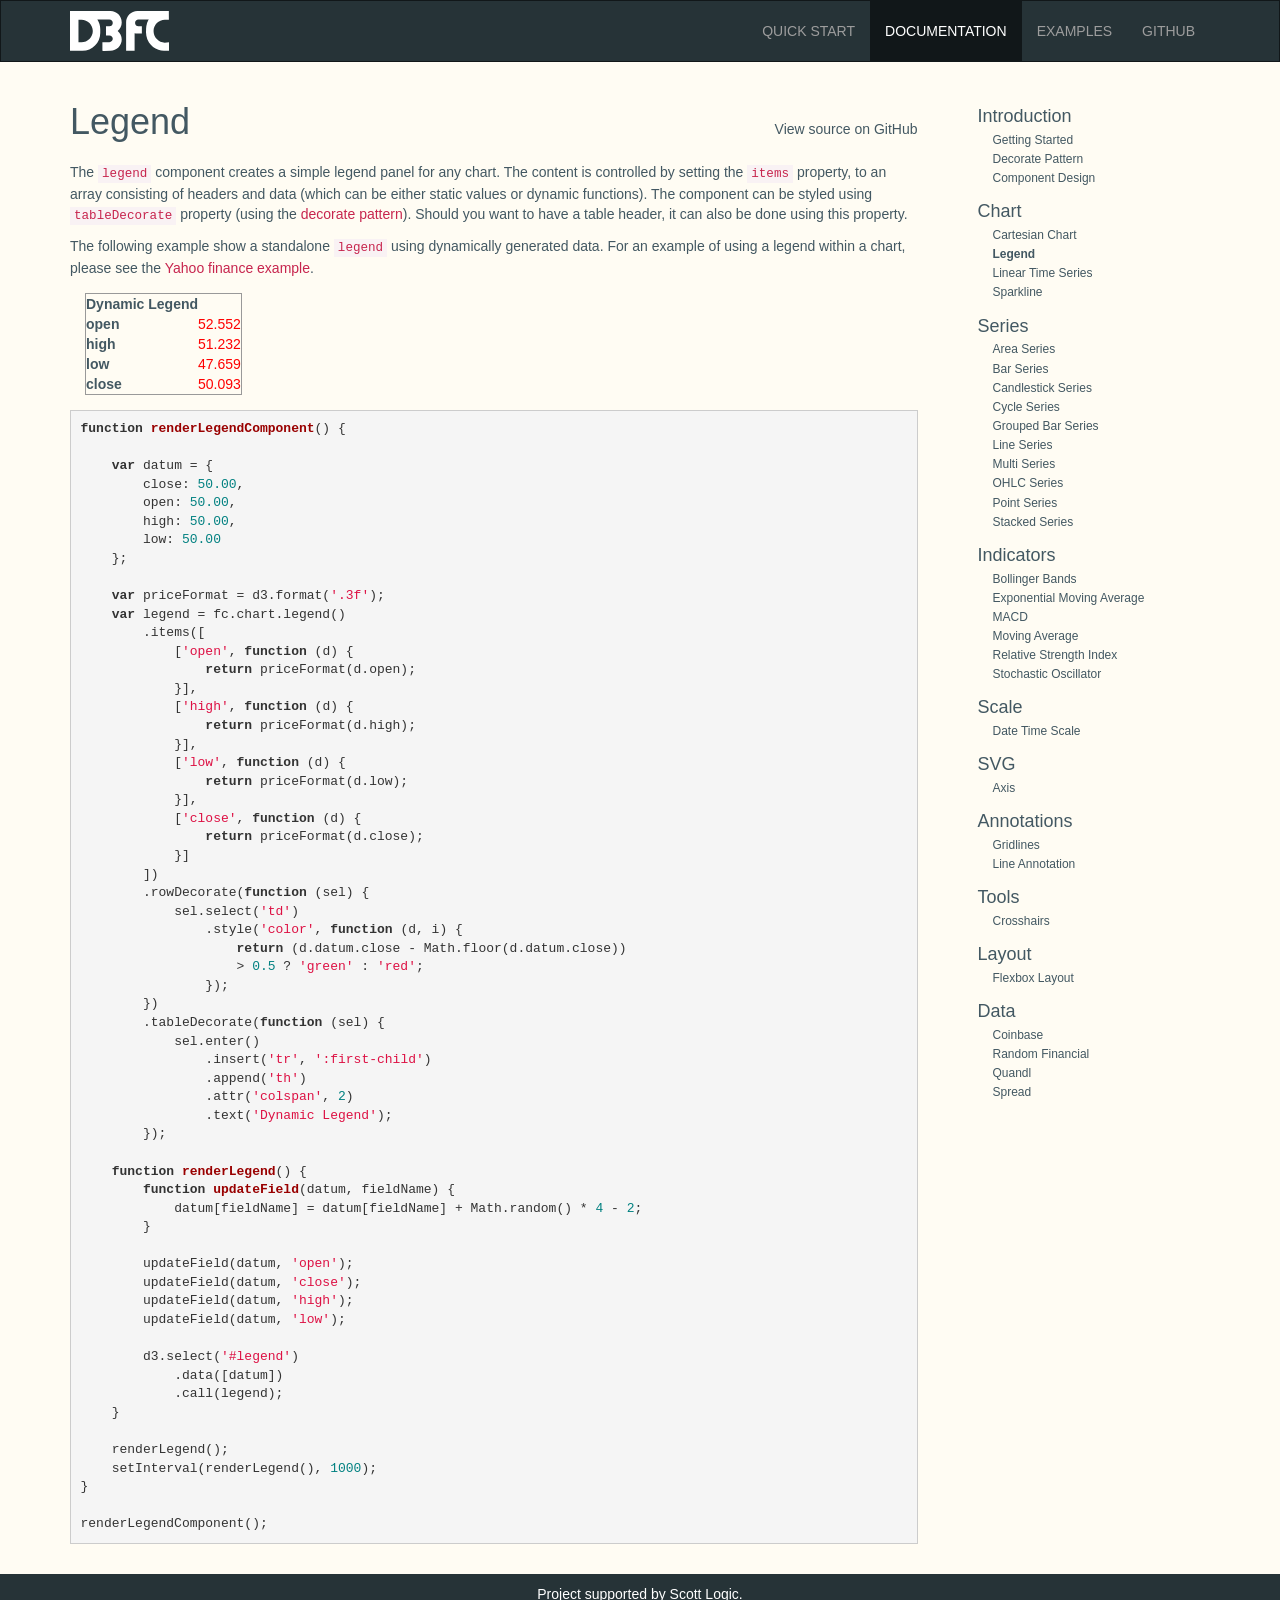
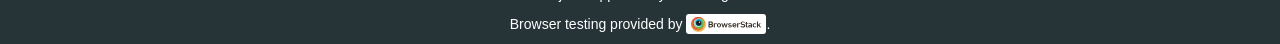
<file: components/chart/legend.html>
<!DOCTYPE html>
<html lang="en">
  <head>
    <meta charset="utf-8">
    <meta http-equiv="X-UA-Compatible" content="IE=edge">
    <meta name="viewport" content="width=device-width, initial-scale=1">

    <title>Legend</title>
    <meta name="description" content="A collection of components that make it easy to build interactive charts with D3.">

    <script src="../../scripts.js"></script>

    <link rel="icon" type="image/png" href="../../images/favicon-16x16.png" sizes="16x16">
    <link rel="icon" type="image/png" href="../../images/favicon-32x32.png" sizes="32x32">
    <link rel="icon" type="image/png" href="../../images/favicon-96x96.png" sizes="96x96">
    <link rel="stylesheet" href="../../styles.css" />
  </head>
  <body>
    <div class="content">

      <nav class="navbar navbar-inverse">
        <div class="container">
            <div class="navbar-header">
              <a href="../../"><img class="navbar-logo" alt="d3fc" src="../../images/logo.svg" /></a>
              <button type="button" class="navbar-toggle" data-toggle="collapse" data-target=".navbar-collapse">
                <span class="icon-bar"></span>
                <span class="icon-bar"></span>
                <span class="icon-bar"></span>
              </button>
              </div>
            <div class="navbar-collapse collapse">
              <ul class="nav navbar-nav navbar-right">
                <li><a href="../..#quick-start">Quick Start</a></li>
                <li class="active"><a href="../../components/introduction/1-getting-started.html">Documentation</a></li>
                <li class=""><a href="../../examples">Examples</a></li>
                <li><a href="https://github.com/ScottLogic/d3fc">GitHub</a></li>
              </ul>
            </div>
        </div>
      </nav>

      
<div class="container component">

  <div class="row">

    <div class="col-sm-9 col-xs-12">
      <h1>
        Legend
        <a href="https://github.com/ScottLogic/d3fc/blob/master/src/chart/legend.js">View source on GitHub</a>
      </h1>

      <p>The <code>legend</code> component creates a simple legend panel for any chart. The content is controlled by setting the <code>items</code> property, to an array consisting of headers and data (which can be either static values or dynamic functions). The component can be styled using <code>tableDecorate</code> property (using the <a href="../introduction/2-decorate-pattern.html">decorate pattern</a>). Should you want to have a table header, it can also be done using this property.</p>
<p>The following example show a standalone <code>legend</code> using dynamically generated data. For an example of using a legend within a chart, please see the <a href="../../examples/yahoo-finance-chart/">Yahoo finance example</a>.</p>
<div id="legend" style="margin:15px;"></div>


<pre><code class="language-js"><span class="function"><span class="keyword">function</span> <span class="title">renderLegendComponent</span><span class="params">()</span> {</span>

    <span class="keyword">var</span> datum = {
        close: <span class="number">50.00</span>,
        open: <span class="number">50.00</span>,
        high: <span class="number">50.00</span>,
        low: <span class="number">50.00</span>
    };

    <span class="keyword">var</span> priceFormat = d3.format(<span class="string">'.3f'</span>);
    <span class="keyword">var</span> legend = fc.chart.legend()
        .items([
            [<span class="string">'open'</span>, <span class="function"><span class="keyword">function</span> <span class="params">(d)</span> {</span>
                <span class="keyword">return</span> priceFormat(d.open);
            }],
            [<span class="string">'high'</span>, <span class="function"><span class="keyword">function</span> <span class="params">(d)</span> {</span>
                <span class="keyword">return</span> priceFormat(d.high);
            }],
            [<span class="string">'low'</span>, <span class="function"><span class="keyword">function</span> <span class="params">(d)</span> {</span>
                <span class="keyword">return</span> priceFormat(d.low);
            }],
            [<span class="string">'close'</span>, <span class="function"><span class="keyword">function</span> <span class="params">(d)</span> {</span>
                <span class="keyword">return</span> priceFormat(d.close);
            }]
        ])
        .rowDecorate(<span class="function"><span class="keyword">function</span> <span class="params">(sel)</span> {</span>
            sel.select(<span class="string">'td'</span>)
                .style(<span class="string">'color'</span>, <span class="function"><span class="keyword">function</span> <span class="params">(d, i)</span> {</span>
                    <span class="keyword">return</span> (d.datum.close - Math.floor(d.datum.close)) 
                    &gt; <span class="number">0.5</span> ? <span class="string">'green'</span> : <span class="string">'red'</span>;
                });
        })
        .tableDecorate(<span class="function"><span class="keyword">function</span> <span class="params">(sel)</span> {</span>
            sel.enter()
                .insert(<span class="string">'tr'</span>, <span class="string">':first-child'</span>)
                .append(<span class="string">'th'</span>)
                .attr(<span class="string">'colspan'</span>, <span class="number">2</span>)
                .text(<span class="string">'Dynamic Legend'</span>);
        });

    <span class="function"><span class="keyword">function</span> <span class="title">renderLegend</span><span class="params">()</span> {</span>
        <span class="function"><span class="keyword">function</span> <span class="title">updateField</span><span class="params">(datum, fieldName)</span> {</span>
            datum[fieldName] = datum[fieldName] + Math.random() * <span class="number">4</span> - <span class="number">2</span>;
        }

        updateField(datum, <span class="string">'open'</span>);
        updateField(datum, <span class="string">'close'</span>);
        updateField(datum, <span class="string">'high'</span>);
        updateField(datum, <span class="string">'low'</span>);

        d3.select(<span class="string">'#legend'</span>)
            .data([datum])
            .call(legend);
    }

    renderLegend();
    setInterval(renderLegend(), <span class="number">1000</span>);
}

renderLegendComponent();</code></pre>
<script type="text/javascript">
(function() {
  function renderLegendComponent() {

    var datum = {
        close: 50.00,
        open: 50.00,
        high: 50.00,
        low: 50.00
    };

    var priceFormat = d3.format('.3f');
    var legend = fc.chart.legend()
        .items([
            ['open', function (d) {
                return priceFormat(d.open);
            }],
            ['high', function (d) {
                return priceFormat(d.high);
            }],
            ['low', function (d) {
                return priceFormat(d.low);
            }],
            ['close', function (d) {
                return priceFormat(d.close);
            }]
        ])
        .rowDecorate(function (sel) {
            sel.select('td')
                .style('color', function (d, i) {
                    return (d.datum.close - Math.floor(d.datum.close)) 
                    > 0.5 ? 'green' : 'red';
                });
        })
        .tableDecorate(function (sel) {
            sel.enter()
                .insert('tr', ':first-child')
                .append('th')
                .attr('colspan', 2)
                .text('Dynamic Legend');
        });

    function renderLegend() {
        function updateField(datum, fieldName) {
            datum[fieldName] = datum[fieldName] + Math.random() * 4 - 2;
        }

        updateField(datum, 'open');
        updateField(datum, 'close');
        updateField(datum, 'high');
        updateField(datum, 'low');

        d3.select('#legend')
            .data([datum])
            .call(legend);
    }

    renderLegend();
    setInterval(renderLegend(), 1000);
}

renderLegendComponent();

}());
</script>




      <nav class="visible-xs-block">
        <ul class="pager">
          
            
              
            
          
            
              
            
          
            
              
            
          
            
              
                
                  
                  
                
                  
                  
                
                  
                    <li class="previous"><a href="cartesianChart.html"><span aria-hidden="true">&larr;</span> Cartesian Chart</a></li>
                  
                  
                
                  
                  
                
                  
                  
                    <li class="next"><a href="linearTimeSeries.html">Linear Time Series <span aria-hidden="true">&rarr;</span></a></li>
                  
                
                  
                  
                
                  
                  
                
                  
                  
                
                  
                  
                
                  
                  
                
                  
                  
                
                  
                  
                
                  
                  
                
                  
                  
                
                  
                  
                
                  
                  
                
                  
                  
                
                  
                  
                
                  
                  
                
                  
                  
                
                  
                  
                
                  
                  
                
                  
                  
                
                  
                  
                
                  
                  
                
                  
                  
                
                  
                  
                
                  
                  
                
                  
                  
                
                  
                  
                
                  
                  
                
                  
                  
                
                  
                  
                
                  
                  
                
                  
                  
                
                  
                  
                
                  
                  
                
                  
                  
                
                  
                  
                
              
            
          
            
              
            
          
            
              
            
          
            
              
            
          
            
              
            
          
            
              
            
          
            
              
            
          
            
              
            
          
            
              
            
          
            
              
            
          
            
              
            
          
            
              
            
          
            
              
            
          
            
              
            
          
            
              
            
          
            
              
            
          
            
              
            
          
            
              
            
          
            
              
            
          
            
              
            
          
            
              
            
          
            
              
            
          
            
              
            
          
            
              
            
          
            
              
            
          
            
              
            
          
            
              
            
          
            
              
            
          
            
              
            
          
            
              
            
          
            
          
            
          
            
          
            
          
            
          
            
          
        </ul>
      </nav>
    </div>

    <nav class="col-sm-3 hidden-xs">
      <ul class="nav nav-stacked fixed nav-sidebar">
        
          <li>
            
              
                <h4>Introduction</h4>
              
            
              
            
              
            
              
            
              
            
              
            
              
            
              
            
              
            
              
            
            <ul class="nav nav-stacked">
              
                
              
                
              
                
              
                
              
                
              
                
              
                
              
                
              
                
              
                
              
                
              
                
              
                
              
                
              
                
              
                
              
                
                    <li class="">
                      <a href="../introduction/1-getting-started.html">
                        Getting Started
                      </a>
                    </li>
                
              
                
                    <li class="">
                      <a href="../introduction/2-decorate-pattern.html">
                        Decorate Pattern
                      </a>
                    </li>
                
              
                
                    <li class="">
                      <a href="../introduction/3-component-design.html">
                        Component Design
                      </a>
                    </li>
                
              
                
              
                
              
                
              
                
              
                
              
                
              
                
              
                
              
                
              
                
              
                
              
                
              
                
              
                
              
                
              
                
              
                
              
                
              
                
              
                
              
            </ul>
          </li>
        
          <li>
            
              
            
              
            
              
                <h4>Chart</h4>
              
            
              
            
              
            
              
            
              
            
              
            
              
            
              
            
            <ul class="nav nav-stacked">
              
                
              
                
              
                
                    <li class="">
                      <a href="cartesianChart.html">
                        Cartesian Chart
                      </a>
                    </li>
                
              
                
                    <li class="active">
                      <a href="legend.html">
                        Legend
                      </a>
                    </li>
                
              
                
                    <li class="">
                      <a href="linearTimeSeries.html">
                        Linear Time Series
                      </a>
                    </li>
                
              
                
                    <li class="">
                      <a href="sparkline.html">
                        Sparkline
                      </a>
                    </li>
                
              
                
              
                
              
                
              
                
              
                
              
                
              
                
              
                
              
                
              
                
              
                
              
                
              
                
              
                
              
                
              
                
              
                
              
                
              
                
              
                
              
                
              
                
              
                
              
                
              
                
              
                
              
                
              
                
              
                
              
                
              
                
              
                
              
                
              
            </ul>
          </li>
        
          <li>
            
              
            
              
            
              
            
              
                <h4>Series</h4>
              
            
              
            
              
            
              
            
              
            
              
            
              
            
            <ul class="nav nav-stacked">
              
                
              
                
              
                
              
                
              
                
              
                
              
                
              
                
              
                
              
                
              
                
              
                
              
                
              
                
              
                
              
                
              
                
              
                
              
                
              
                
              
                
              
                
                    <li class="">
                      <a href="../series/area.html">
                        Area Series
                      </a>
                    </li>
                
              
                
                    <li class="">
                      <a href="../series/bar.html">
                        Bar Series
                      </a>
                    </li>
                
              
                
                    <li class="">
                      <a href="../series/candlestick.html">
                        Candlestick Series
                      </a>
                    </li>
                
              
                
                    <li class="">
                      <a href="../series/cycle.html">
                        Cycle Series
                      </a>
                    </li>
                
              
                
                    <li class="">
                      <a href="../series/grouped-bar.html">
                        Grouped Bar Series
                      </a>
                    </li>
                
              
                
                    <li class="">
                      <a href="../series/line.html">
                        Line Series
                      </a>
                    </li>
                
              
                
                    <li class="">
                      <a href="../series/multi.html">
                        Multi Series
                      </a>
                    </li>
                
              
                
                    <li class="">
                      <a href="../series/ohlc.html">
                        OHLC Series
                      </a>
                    </li>
                
              
                
                    <li class="">
                      <a href="../series/point.html">
                        Point Series
                      </a>
                    </li>
                
              
                
                    <li class="">
                      <a href="../series/stacked.html">
                        Stacked Series
                      </a>
                    </li>
                
              
                
              
                
              
                
              
                
              
                
              
                
              
                
              
                
              
            </ul>
          </li>
        
          <li>
            
              
            
              
            
              
            
              
            
              
                <h4>Indicators</h4>
              
            
              
            
              
            
              
            
              
            
              
            
            <ul class="nav nav-stacked">
              
                
              
                
              
                
              
                
              
                
              
                
              
                
              
                
              
                
              
                
              
                
                    <li class="">
                      <a href="../indicator/bollingerBands.html">
                        Bollinger Bands
                      </a>
                    </li>
                
              
                
                    <li class="">
                      <a href="../indicator/exponentialMovingAverage.html">
                        Exponential Moving Average
                      </a>
                    </li>
                
              
                
                    <li class="">
                      <a href="../indicator/macd.html">
                        MACD
                      </a>
                    </li>
                
              
                
                    <li class="">
                      <a href="../indicator/movingAverage.html">
                        Moving Average
                      </a>
                    </li>
                
              
                
                    <li class="">
                      <a href="../indicator/relativeStrengthIndicator.html">
                        Relative Strength Index
                      </a>
                    </li>
                
              
                
                    <li class="">
                      <a href="../indicator/stochasticOscillator.html">
                        Stochastic Oscillator
                      </a>
                    </li>
                
              
                
              
                
              
                
              
                
              
                
              
                
              
                
              
                
              
                
              
                
              
                
              
                
              
                
              
                
              
                
              
                
              
                
              
                
              
                
              
                
              
                
              
                
              
                
              
            </ul>
          </li>
        
          <li>
            
              
            
              
            
              
            
              
            
              
            
              
                <h4>Scale</h4>
              
            
              
            
              
            
              
            
              
            
            <ul class="nav nav-stacked">
              
                
              
                
              
                
              
                
              
                
              
                
              
                
              
                
              
                
              
                
              
                
              
                
              
                
              
                
              
                
              
                
              
                
              
                
              
                
              
                
              
                
                    <li class="">
                      <a href="../scale/dateTime.html">
                        Date Time Scale
                      </a>
                    </li>
                
              
                
              
                
              
                
              
                
              
                
              
                
              
                
              
                
              
                
              
                
              
                
              
                
              
                
              
                
              
                
              
                
              
                
              
                
              
            </ul>
          </li>
        
          <li>
            
              
            
              
            
              
            
              
            
              
            
              
            
              
            
              
                <h4>SVG</h4>
              
            
              
            
              
            
            <ul class="nav nav-stacked">
              
                
              
                
              
                
              
                
              
                
              
                
              
                
              
                
              
                
              
                
              
                
              
                
              
                
              
                
              
                
              
                
              
                
              
                
              
                
              
                
              
                
              
                
              
                
              
                
              
                
              
                
              
                
              
                
              
                
              
                
              
                
              
                
                    <li class="">
                      <a href="../svg/axis.html">
                        Axis
                      </a>
                    </li>
                
              
                
              
                
              
                
              
                
              
                
              
                
              
                
              
            </ul>
          </li>
        
          <li>
            
              
            
              
                <h4>Annotations</h4>
              
            
              
            
              
            
              
            
              
            
              
            
              
            
              
            
              
            
            <ul class="nav nav-stacked">
              
                
              
                
                    <li class="">
                      <a href="../annotation/gridlines.html">
                        Gridlines
                      </a>
                    </li>
                
              
                
              
                
              
                
              
                
              
                
              
                
              
                
              
                
              
                
              
                
              
                
              
                
              
                
              
                
              
                
              
                
              
                
              
                
                    <li class="">
                      <a href="../annotation/line.html">
                        Line Annotation
                      </a>
                    </li>
                
              
                
              
                
              
                
              
                
              
                
              
                
              
                
              
                
              
                
              
                
              
                
              
                
              
                
              
                
              
                
              
                
              
                
              
                
              
                
              
            </ul>
          </li>
        
          <li>
            
              
            
              
            
              
            
              
            
              
            
              
            
              
                <h4>Tools</h4>
              
            
              
            
              
            
              
            
            <ul class="nav nav-stacked">
              
                
              
                
              
                
              
                
              
                
              
                
              
                
              
                
              
                
              
                
              
                
              
                
              
                
              
                
              
                
              
                
              
                
              
                
              
                
              
                
              
                
              
                
              
                
              
                
              
                
              
                
              
                
              
                
              
                
              
                
              
                
              
                
              
                
                    <li class="">
                      <a href="../tool/crosshairs.html">
                        Crosshairs
                      </a>
                    </li>
                
              
                
              
                
              
                
              
                
              
                
              
                
              
            </ul>
          </li>
        
          <li>
            
              
            
              
            
              
            
              
            
              
            
              
            
              
            
              
            
              
                <h4>Layout</h4>
              
            
              
            
            <ul class="nav nav-stacked">
              
                
                    <li class="">
                      <a href="../layout/layout.html">
                        Flexbox Layout
                      </a>
                    </li>
                
              
                
              
                
              
                
              
                
              
                
              
                
              
                
              
                
              
                
              
                
              
                
              
                
              
                
              
                
              
                
              
                
              
                
              
                
              
                
              
                
              
                
              
                
              
                
              
                
              
                
              
                
              
                
              
                
              
                
              
                
              
                
              
                
              
                
              
                
              
                
              
                
              
                
              
                
              
            </ul>
          </li>
        
          <li>
            
              
            
              
            
              
            
              
            
              
            
              
            
              
            
              
            
              
            
              
                <h4>Data</h4>
              
            
            <ul class="nav nav-stacked">
              
                
              
                
              
                
              
                
              
                
              
                
              
                
                    <li class="">
                      <a href="../data/coinbase.html">
                        Coinbase
                      </a>
                    </li>
                
              
                
                    <li class="">
                      <a href="../data/financial.html">
                        Random Financial
                      </a>
                    </li>
                
              
                
                    <li class="">
                      <a href="../data/quandl.html">
                        Quandl
                      </a>
                    </li>
                
              
                
                    <li class="">
                      <a href="../data/spread.html">
                        Spread
                      </a>
                    </li>
                
              
                
              
                
              
                
              
                
              
                
              
                
              
                
              
                
              
                
              
                
              
                
              
                
              
                
              
                
              
                
              
                
              
                
              
                
              
                
              
                
              
                
              
                
              
                
              
                
              
                
              
                
              
                
              
                
              
                
              
            </ul>
          </li>
        
      </ul>
    </nav>

  </div>

</div>


    </div>
    <footer>
      <div class="container">
        <p class="muted credit text-center">Project supported by <a href="http://www.scottlogic.com">Scott Logic</a>.</p>
        <p class="muted credit text-center">Browser testing provided by <a class="browserstack" href="https://browserstack.com">BrowserStack</a>.</p>
      </div>
    </footer>

    
    <script src="//localhost:35729/livereload.js"></script>
  </body>
</html>
</file>
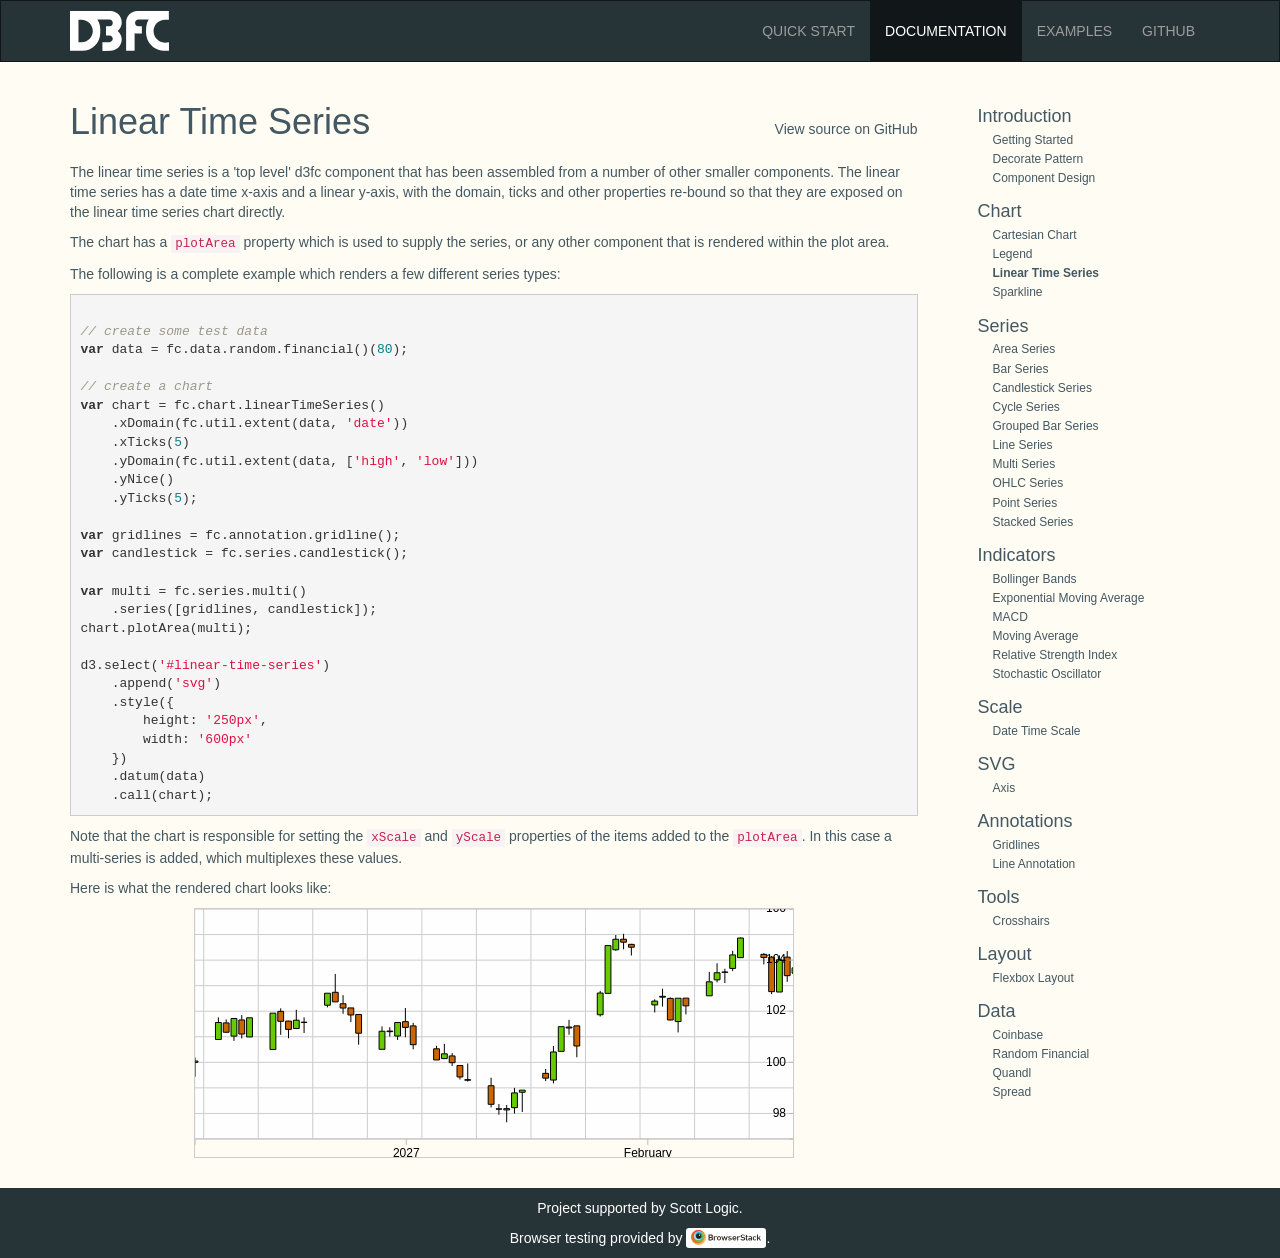
<file: components/chart/linearTimeSeries.html>
<!DOCTYPE html>
<html lang="en">
  <head>
    <meta charset="utf-8">
    <meta http-equiv="X-UA-Compatible" content="IE=edge">
    <meta name="viewport" content="width=device-width, initial-scale=1">

    <title>Linear Time Series</title>
    <meta name="description" content="A collection of components that make it easy to build interactive charts with D3.">

    <script src="../../scripts.js"></script>

    <link rel="icon" type="image/png" href="../../images/favicon-16x16.png" sizes="16x16">
    <link rel="icon" type="image/png" href="../../images/favicon-32x32.png" sizes="32x32">
    <link rel="icon" type="image/png" href="../../images/favicon-96x96.png" sizes="96x96">
    <link rel="stylesheet" href="../../styles.css" />
  </head>
  <body>
    <div class="content">

      <nav class="navbar navbar-inverse">
        <div class="container">
            <div class="navbar-header">
              <a href="../../"><img class="navbar-logo" alt="d3fc" src="../../images/logo.svg" /></a>
              <button type="button" class="navbar-toggle" data-toggle="collapse" data-target=".navbar-collapse">
                <span class="icon-bar"></span>
                <span class="icon-bar"></span>
                <span class="icon-bar"></span>
              </button>
              </div>
            <div class="navbar-collapse collapse">
              <ul class="nav navbar-nav navbar-right">
                <li><a href="../..#quick-start">Quick Start</a></li>
                <li class="active"><a href="../../components/introduction/1-getting-started.html">Documentation</a></li>
                <li class=""><a href="../../examples">Examples</a></li>
                <li><a href="https://github.com/ScottLogic/d3fc">GitHub</a></li>
              </ul>
            </div>
        </div>
      </nav>

      
<div class="container component">

  <div class="row">

    <div class="col-sm-9 col-xs-12">
      <h1>
        Linear Time Series
        <a href="https://github.com/ScottLogic/d3fc/blob/master/src/chart/linearTimeSeries.js">View source on GitHub</a>
      </h1>

      <p>The linear time series is a &#39;top level&#39; d3fc component that has been assembled from a number of other smaller components. The linear time series has a date time x-axis and a linear y-axis, with the domain, ticks and other properties re-bound so that they are exposed on the linear time series chart directly.</p>
<p>The chart has a <code>plotArea</code> property which is used to supply the series, or any other component that is rendered within the plot area.</p>
<p>The following is a complete example which renders a few different series types:</p>
<pre><code class="language-js">
<span class="comment">// create some test data</span>
<span class="keyword">var</span> data = fc.data.random.financial()(<span class="number">80</span>);

<span class="comment">// create a chart</span>
<span class="keyword">var</span> chart = fc.chart.linearTimeSeries()
    .xDomain(fc.util.extent(data, <span class="string">'date'</span>))
    .xTicks(<span class="number">5</span>)
    .yDomain(fc.util.extent(data, [<span class="string">'high'</span>, <span class="string">'low'</span>]))
    .yNice()
    .yTicks(<span class="number">5</span>);

<span class="keyword">var</span> gridlines = fc.annotation.gridline();
<span class="keyword">var</span> candlestick = fc.series.candlestick();

<span class="keyword">var</span> multi = fc.series.multi()
    .series([gridlines, candlestick]);
chart.plotArea(multi);

d3.select(<span class="string">'#linear-time-series'</span>)
    .append(<span class="string">'svg'</span>)
    .style({
        height: <span class="string">'250px'</span>,
        width: <span class="string">'600px'</span>
    })
    .datum(data)
    .call(chart);</code></pre>
<p>Note that the chart is responsible for setting the <code>xScale</code> and <code>yScale</code> properties of the items added to the <code>plotArea</code>. In this case a multi-series is added, which multiplexes these values.</p>
<p>Here is what the rendered chart looks like:</p>
<p><div id="linear-time-series" class="chart"> </div></p>
<script type="text/javascript">
(function() {

// create some test data
var data = fc.data.random.financial()(80);

// create a chart
var chart = fc.chart.linearTimeSeries()
    .xDomain(fc.util.extent(data, 'date'))
    .xTicks(5)
    .yDomain(fc.util.extent(data, ['high', 'low']))
    .yNice()
    .yTicks(5);

var gridlines = fc.annotation.gridline();
var candlestick = fc.series.candlestick();

var multi = fc.series.multi()
    .series([gridlines, candlestick]);
chart.plotArea(multi);

d3.select('#linear-time-series')
    .append('svg')
    .style({
        height: '250px',
        width: '600px'
    })
    .datum(data)
    .call(chart);

}());
</script>




      <nav class="visible-xs-block">
        <ul class="pager">
          
            
              
            
          
            
              
            
          
            
              
            
          
            
              
            
          
            
              
                
                  
                  
                
                  
                  
                
                  
                  
                
                  
                    <li class="previous"><a href="legend.html"><span aria-hidden="true">&larr;</span> Legend</a></li>
                  
                  
                
                  
                  
                
                  
                  
                    <li class="next"><a href="sparkline.html">Sparkline <span aria-hidden="true">&rarr;</span></a></li>
                  
                
                  
                  
                
                  
                  
                
                  
                  
                
                  
                  
                
                  
                  
                
                  
                  
                
                  
                  
                
                  
                  
                
                  
                  
                
                  
                  
                
                  
                  
                
                  
                  
                
                  
                  
                
                  
                  
                
                  
                  
                
                  
                  
                
                  
                  
                
                  
                  
                
                  
                  
                
                  
                  
                
                  
                  
                
                  
                  
                
                  
                  
                
                  
                  
                
                  
                  
                
                  
                  
                
                  
                  
                
                  
                  
                
                  
                  
                
                  
                  
                
                  
                  
                
                  
                  
                
                  
                  
                
              
            
          
            
              
            
          
            
              
            
          
            
              
            
          
            
              
            
          
            
              
            
          
            
              
            
          
            
              
            
          
            
              
            
          
            
              
            
          
            
              
            
          
            
              
            
          
            
              
            
          
            
              
            
          
            
              
            
          
            
              
            
          
            
              
            
          
            
              
            
          
            
              
            
          
            
              
            
          
            
              
            
          
            
              
            
          
            
              
            
          
            
              
            
          
            
              
            
          
            
              
            
          
            
              
            
          
            
              
            
          
            
              
            
          
            
          
            
          
            
          
            
          
            
          
            
          
        </ul>
      </nav>
    </div>

    <nav class="col-sm-3 hidden-xs">
      <ul class="nav nav-stacked fixed nav-sidebar">
        
          <li>
            
              
                <h4>Introduction</h4>
              
            
              
            
              
            
              
            
              
            
              
            
              
            
              
            
              
            
              
            
            <ul class="nav nav-stacked">
              
                
              
                
              
                
              
                
              
                
              
                
              
                
              
                
              
                
              
                
              
                
              
                
              
                
              
                
              
                
              
                
              
                
                    <li class="">
                      <a href="../introduction/1-getting-started.html">
                        Getting Started
                      </a>
                    </li>
                
              
                
                    <li class="">
                      <a href="../introduction/2-decorate-pattern.html">
                        Decorate Pattern
                      </a>
                    </li>
                
              
                
                    <li class="">
                      <a href="../introduction/3-component-design.html">
                        Component Design
                      </a>
                    </li>
                
              
                
              
                
              
                
              
                
              
                
              
                
              
                
              
                
              
                
              
                
              
                
              
                
              
                
              
                
              
                
              
                
              
                
              
                
              
                
              
                
              
            </ul>
          </li>
        
          <li>
            
              
            
              
            
              
                <h4>Chart</h4>
              
            
              
            
              
            
              
            
              
            
              
            
              
            
              
            
            <ul class="nav nav-stacked">
              
                
              
                
              
                
                    <li class="">
                      <a href="cartesianChart.html">
                        Cartesian Chart
                      </a>
                    </li>
                
              
                
                    <li class="">
                      <a href="legend.html">
                        Legend
                      </a>
                    </li>
                
              
                
                    <li class="active">
                      <a href="linearTimeSeries.html">
                        Linear Time Series
                      </a>
                    </li>
                
              
                
                    <li class="">
                      <a href="sparkline.html">
                        Sparkline
                      </a>
                    </li>
                
              
                
              
                
              
                
              
                
              
                
              
                
              
                
              
                
              
                
              
                
              
                
              
                
              
                
              
                
              
                
              
                
              
                
              
                
              
                
              
                
              
                
              
                
              
                
              
                
              
                
              
                
              
                
              
                
              
                
              
                
              
                
              
                
              
                
              
            </ul>
          </li>
        
          <li>
            
              
            
              
            
              
            
              
                <h4>Series</h4>
              
            
              
            
              
            
              
            
              
            
              
            
              
            
            <ul class="nav nav-stacked">
              
                
              
                
              
                
              
                
              
                
              
                
              
                
              
                
              
                
              
                
              
                
              
                
              
                
              
                
              
                
              
                
              
                
              
                
              
                
              
                
              
                
              
                
                    <li class="">
                      <a href="../series/area.html">
                        Area Series
                      </a>
                    </li>
                
              
                
                    <li class="">
                      <a href="../series/bar.html">
                        Bar Series
                      </a>
                    </li>
                
              
                
                    <li class="">
                      <a href="../series/candlestick.html">
                        Candlestick Series
                      </a>
                    </li>
                
              
                
                    <li class="">
                      <a href="../series/cycle.html">
                        Cycle Series
                      </a>
                    </li>
                
              
                
                    <li class="">
                      <a href="../series/grouped-bar.html">
                        Grouped Bar Series
                      </a>
                    </li>
                
              
                
                    <li class="">
                      <a href="../series/line.html">
                        Line Series
                      </a>
                    </li>
                
              
                
                    <li class="">
                      <a href="../series/multi.html">
                        Multi Series
                      </a>
                    </li>
                
              
                
                    <li class="">
                      <a href="../series/ohlc.html">
                        OHLC Series
                      </a>
                    </li>
                
              
                
                    <li class="">
                      <a href="../series/point.html">
                        Point Series
                      </a>
                    </li>
                
              
                
                    <li class="">
                      <a href="../series/stacked.html">
                        Stacked Series
                      </a>
                    </li>
                
              
                
              
                
              
                
              
                
              
                
              
                
              
                
              
                
              
            </ul>
          </li>
        
          <li>
            
              
            
              
            
              
            
              
            
              
                <h4>Indicators</h4>
              
            
              
            
              
            
              
            
              
            
              
            
            <ul class="nav nav-stacked">
              
                
              
                
              
                
              
                
              
                
              
                
              
                
              
                
              
                
              
                
              
                
                    <li class="">
                      <a href="../indicator/bollingerBands.html">
                        Bollinger Bands
                      </a>
                    </li>
                
              
                
                    <li class="">
                      <a href="../indicator/exponentialMovingAverage.html">
                        Exponential Moving Average
                      </a>
                    </li>
                
              
                
                    <li class="">
                      <a href="../indicator/macd.html">
                        MACD
                      </a>
                    </li>
                
              
                
                    <li class="">
                      <a href="../indicator/movingAverage.html">
                        Moving Average
                      </a>
                    </li>
                
              
                
                    <li class="">
                      <a href="../indicator/relativeStrengthIndicator.html">
                        Relative Strength Index
                      </a>
                    </li>
                
              
                
                    <li class="">
                      <a href="../indicator/stochasticOscillator.html">
                        Stochastic Oscillator
                      </a>
                    </li>
                
              
                
              
                
              
                
              
                
              
                
              
                
              
                
              
                
              
                
              
                
              
                
              
                
              
                
              
                
              
                
              
                
              
                
              
                
              
                
              
                
              
                
              
                
              
                
              
            </ul>
          </li>
        
          <li>
            
              
            
              
            
              
            
              
            
              
            
              
                <h4>Scale</h4>
              
            
              
            
              
            
              
            
              
            
            <ul class="nav nav-stacked">
              
                
              
                
              
                
              
                
              
                
              
                
              
                
              
                
              
                
              
                
              
                
              
                
              
                
              
                
              
                
              
                
              
                
              
                
              
                
              
                
              
                
                    <li class="">
                      <a href="../scale/dateTime.html">
                        Date Time Scale
                      </a>
                    </li>
                
              
                
              
                
              
                
              
                
              
                
              
                
              
                
              
                
              
                
              
                
              
                
              
                
              
                
              
                
              
                
              
                
              
                
              
                
              
            </ul>
          </li>
        
          <li>
            
              
            
              
            
              
            
              
            
              
            
              
            
              
            
              
                <h4>SVG</h4>
              
            
              
            
              
            
            <ul class="nav nav-stacked">
              
                
              
                
              
                
              
                
              
                
              
                
              
                
              
                
              
                
              
                
              
                
              
                
              
                
              
                
              
                
              
                
              
                
              
                
              
                
              
                
              
                
              
                
              
                
              
                
              
                
              
                
              
                
              
                
              
                
              
                
              
                
              
                
                    <li class="">
                      <a href="../svg/axis.html">
                        Axis
                      </a>
                    </li>
                
              
                
              
                
              
                
              
                
              
                
              
                
              
                
              
            </ul>
          </li>
        
          <li>
            
              
            
              
                <h4>Annotations</h4>
              
            
              
            
              
            
              
            
              
            
              
            
              
            
              
            
              
            
            <ul class="nav nav-stacked">
              
                
              
                
                    <li class="">
                      <a href="../annotation/gridlines.html">
                        Gridlines
                      </a>
                    </li>
                
              
                
              
                
              
                
              
                
              
                
              
                
              
                
              
                
              
                
              
                
              
                
              
                
              
                
              
                
              
                
              
                
              
                
              
                
                    <li class="">
                      <a href="../annotation/line.html">
                        Line Annotation
                      </a>
                    </li>
                
              
                
              
                
              
                
              
                
              
                
              
                
              
                
              
                
              
                
              
                
              
                
              
                
              
                
              
                
              
                
              
                
              
                
              
                
              
                
              
            </ul>
          </li>
        
          <li>
            
              
            
              
            
              
            
              
            
              
            
              
            
              
                <h4>Tools</h4>
              
            
              
            
              
            
              
            
            <ul class="nav nav-stacked">
              
                
              
                
              
                
              
                
              
                
              
                
              
                
              
                
              
                
              
                
              
                
              
                
              
                
              
                
              
                
              
                
              
                
              
                
              
                
              
                
              
                
              
                
              
                
              
                
              
                
              
                
              
                
              
                
              
                
              
                
              
                
              
                
              
                
                    <li class="">
                      <a href="../tool/crosshairs.html">
                        Crosshairs
                      </a>
                    </li>
                
              
                
              
                
              
                
              
                
              
                
              
                
              
            </ul>
          </li>
        
          <li>
            
              
            
              
            
              
            
              
            
              
            
              
            
              
            
              
            
              
                <h4>Layout</h4>
              
            
              
            
            <ul class="nav nav-stacked">
              
                
                    <li class="">
                      <a href="../layout/layout.html">
                        Flexbox Layout
                      </a>
                    </li>
                
              
                
              
                
              
                
              
                
              
                
              
                
              
                
              
                
              
                
              
                
              
                
              
                
              
                
              
                
              
                
              
                
              
                
              
                
              
                
              
                
              
                
              
                
              
                
              
                
              
                
              
                
              
                
              
                
              
                
              
                
              
                
              
                
              
                
              
                
              
                
              
                
              
                
              
                
              
            </ul>
          </li>
        
          <li>
            
              
            
              
            
              
            
              
            
              
            
              
            
              
            
              
            
              
            
              
                <h4>Data</h4>
              
            
            <ul class="nav nav-stacked">
              
                
              
                
              
                
              
                
              
                
              
                
              
                
                    <li class="">
                      <a href="../data/coinbase.html">
                        Coinbase
                      </a>
                    </li>
                
              
                
                    <li class="">
                      <a href="../data/financial.html">
                        Random Financial
                      </a>
                    </li>
                
              
                
                    <li class="">
                      <a href="../data/quandl.html">
                        Quandl
                      </a>
                    </li>
                
              
                
                    <li class="">
                      <a href="../data/spread.html">
                        Spread
                      </a>
                    </li>
                
              
                
              
                
              
                
              
                
              
                
              
                
              
                
              
                
              
                
              
                
              
                
              
                
              
                
              
                
              
                
              
                
              
                
              
                
              
                
              
                
              
                
              
                
              
                
              
                
              
                
              
                
              
                
              
                
              
                
              
            </ul>
          </li>
        
      </ul>
    </nav>

  </div>

</div>


    </div>
    <footer>
      <div class="container">
        <p class="muted credit text-center">Project supported by <a href="http://www.scottlogic.com">Scott Logic</a>.</p>
        <p class="muted credit text-center">Browser testing provided by <a class="browserstack" href="https://browserstack.com">BrowserStack</a>.</p>
      </div>
    </footer>

    
    <script src="//localhost:35729/livereload.js"></script>
  </body>
</html>
</file>
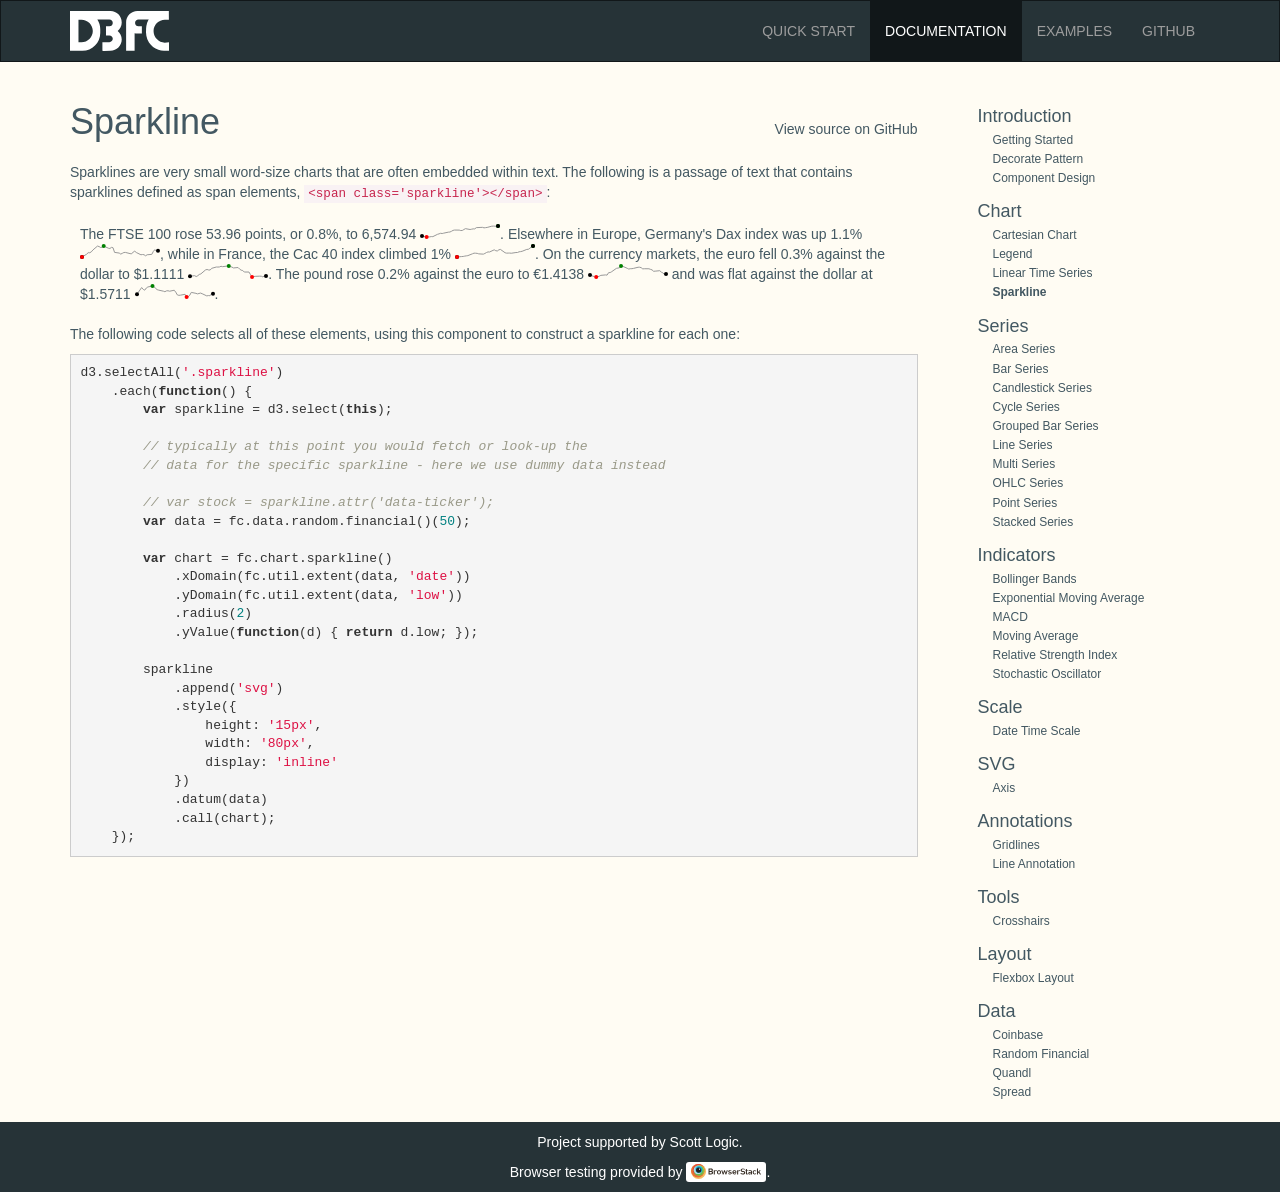
<file: components/chart/sparkline.html>
<!DOCTYPE html>
<html lang="en">
  <head>
    <meta charset="utf-8">
    <meta http-equiv="X-UA-Compatible" content="IE=edge">
    <meta name="viewport" content="width=device-width, initial-scale=1">

    <title>Sparkline</title>
    <meta name="description" content="A collection of components that make it easy to build interactive charts with D3.">

    <script src="../../scripts.js"></script>

    <link rel="icon" type="image/png" href="../../images/favicon-16x16.png" sizes="16x16">
    <link rel="icon" type="image/png" href="../../images/favicon-32x32.png" sizes="32x32">
    <link rel="icon" type="image/png" href="../../images/favicon-96x96.png" sizes="96x96">
    <link rel="stylesheet" href="../../styles.css" />
  </head>
  <body>
    <div class="content">

      <nav class="navbar navbar-inverse">
        <div class="container">
            <div class="navbar-header">
              <a href="../../"><img class="navbar-logo" alt="d3fc" src="../../images/logo.svg" /></a>
              <button type="button" class="navbar-toggle" data-toggle="collapse" data-target=".navbar-collapse">
                <span class="icon-bar"></span>
                <span class="icon-bar"></span>
                <span class="icon-bar"></span>
              </button>
              </div>
            <div class="navbar-collapse collapse">
              <ul class="nav navbar-nav navbar-right">
                <li><a href="../..#quick-start">Quick Start</a></li>
                <li class="active"><a href="../../components/introduction/1-getting-started.html">Documentation</a></li>
                <li class=""><a href="../../examples">Examples</a></li>
                <li><a href="https://github.com/ScottLogic/d3fc">GitHub</a></li>
              </ul>
            </div>
        </div>
      </nav>

      
<div class="container component">

  <div class="row">

    <div class="col-sm-9 col-xs-12">
      <h1>
        Sparkline
        <a href="https://github.com/ScottLogic/d3fc/blob/master/src/chart/sparkline.js">View source on GitHub</a>
      </h1>

      <p>Sparklines are very small word-size charts that are often embedded within text. The following is a passage of text that contains sparklines defined as span elements, <code>&lt;span class=&#39;sparkline&#39;&gt;&lt;/span&gt;</code>:</p>
<p style="padding: 10px">The FTSE 100 rose 53.96 points, or 0.8%, to 6,574.94 <span class='sparkline'></span>.
Elsewhere in Europe, Germany&#39;s Dax index was up 1.1% <span class='sparkline'></span>, while in France, the Cac 40 index climbed 1% <span class='sparkline'></span>.
On the currency markets, the euro fell 0.3% against the dollar to $1.1111 <span class='sparkline'></span>. The pound rose 0.2% against the euro to €1.4138 <span class='sparkline'></span> and was flat against the dollar at $1.5711 <span class='sparkline'></span>.</p>


<p>The following code selects all of these elements, using this component to construct a sparkline for each one:</p>
<pre><code class="language-js">d3.selectAll(<span class="string">'.sparkline'</span>)
    .each(<span class="function"><span class="keyword">function</span><span class="params">()</span> {</span>
        <span class="keyword">var</span> sparkline = d3.select(<span class="keyword">this</span>);

        <span class="comment">// typically at this point you would fetch or look-up the</span>
        <span class="comment">// data for the specific sparkline - here we use dummy data instead</span>

        <span class="comment">// var stock = sparkline.attr('data-ticker');</span>
        <span class="keyword">var</span> data = fc.data.random.financial()(<span class="number">50</span>);

        <span class="keyword">var</span> chart = fc.chart.sparkline()
            .xDomain(fc.util.extent(data, <span class="string">'date'</span>))
            .yDomain(fc.util.extent(data, <span class="string">'low'</span>))
            .radius(<span class="number">2</span>)
            .yValue(<span class="function"><span class="keyword">function</span><span class="params">(d)</span> {</span> <span class="keyword">return</span> d.low; });

        sparkline
            .append(<span class="string">'svg'</span>)
            .style({
                height: <span class="string">'15px'</span>,
                width: <span class="string">'80px'</span>,
                display: <span class="string">'inline'</span>
            })
            .datum(data)
            .call(chart);
    });</code></pre>
<script type="text/javascript">
(function() {
  d3.selectAll('.sparkline')
    .each(function() {
        var sparkline = d3.select(this);

        // typically at this point you would fetch or look-up the
        // data for the specific sparkline - here we use dummy data instead

        // var stock = sparkline.attr('data-ticker');
        var data = fc.data.random.financial()(50);

        var chart = fc.chart.sparkline()
            .xDomain(fc.util.extent(data, 'date'))
            .yDomain(fc.util.extent(data, 'low'))
            .radius(2)
            .yValue(function(d) { return d.low; });

        sparkline
            .append('svg')
            .style({
                height: '15px',
                width: '80px',
                display: 'inline'
            })
            .datum(data)
            .call(chart);
    });

}());
</script>




      <nav class="visible-xs-block">
        <ul class="pager">
          
            
              
            
          
            
              
            
          
            
              
            
          
            
              
            
          
            
              
            
          
            
              
                
                  
                  
                
                  
                  
                
                  
                  
                
                  
                  
                
                  
                    <li class="previous"><a href="linearTimeSeries.html"><span aria-hidden="true">&larr;</span> Linear Time Series</a></li>
                  
                  
                
                  
                  
                
                  
                  
                    <li class="next"><a href="../data/coinbase.html">Coinbase <span aria-hidden="true">&rarr;</span></a></li>
                  
                
                  
                  
                
                  
                  
                
                  
                  
                
                  
                  
                
                  
                  
                
                  
                  
                
                  
                  
                
                  
                  
                
                  
                  
                
                  
                  
                
                  
                  
                
                  
                  
                
                  
                  
                
                  
                  
                
                  
                  
                
                  
                  
                
                  
                  
                
                  
                  
                
                  
                  
                
                  
                  
                
                  
                  
                
                  
                  
                
                  
                  
                
                  
                  
                
                  
                  
                
                  
                  
                
                  
                  
                
                  
                  
                
                  
                  
                
                  
                  
                
                  
                  
                
                  
                  
                
              
            
          
            
              
            
          
            
              
            
          
            
              
            
          
            
              
            
          
            
              
            
          
            
              
            
          
            
              
            
          
            
              
            
          
            
              
            
          
            
              
            
          
            
              
            
          
            
              
            
          
            
              
            
          
            
              
            
          
            
              
            
          
            
              
            
          
            
              
            
          
            
              
            
          
            
              
            
          
            
              
            
          
            
              
            
          
            
              
            
          
            
              
            
          
            
              
            
          
            
              
            
          
            
              
            
          
            
              
            
          
            
          
            
          
            
          
            
          
            
          
            
          
        </ul>
      </nav>
    </div>

    <nav class="col-sm-3 hidden-xs">
      <ul class="nav nav-stacked fixed nav-sidebar">
        
          <li>
            
              
                <h4>Introduction</h4>
              
            
              
            
              
            
              
            
              
            
              
            
              
            
              
            
              
            
              
            
            <ul class="nav nav-stacked">
              
                
              
                
              
                
              
                
              
                
              
                
              
                
              
                
              
                
              
                
              
                
              
                
              
                
              
                
              
                
              
                
              
                
                    <li class="">
                      <a href="../introduction/1-getting-started.html">
                        Getting Started
                      </a>
                    </li>
                
              
                
                    <li class="">
                      <a href="../introduction/2-decorate-pattern.html">
                        Decorate Pattern
                      </a>
                    </li>
                
              
                
                    <li class="">
                      <a href="../introduction/3-component-design.html">
                        Component Design
                      </a>
                    </li>
                
              
                
              
                
              
                
              
                
              
                
              
                
              
                
              
                
              
                
              
                
              
                
              
                
              
                
              
                
              
                
              
                
              
                
              
                
              
                
              
                
              
            </ul>
          </li>
        
          <li>
            
              
            
              
            
              
                <h4>Chart</h4>
              
            
              
            
              
            
              
            
              
            
              
            
              
            
              
            
            <ul class="nav nav-stacked">
              
                
              
                
              
                
                    <li class="">
                      <a href="cartesianChart.html">
                        Cartesian Chart
                      </a>
                    </li>
                
              
                
                    <li class="">
                      <a href="legend.html">
                        Legend
                      </a>
                    </li>
                
              
                
                    <li class="">
                      <a href="linearTimeSeries.html">
                        Linear Time Series
                      </a>
                    </li>
                
              
                
                    <li class="active">
                      <a href="sparkline.html">
                        Sparkline
                      </a>
                    </li>
                
              
                
              
                
              
                
              
                
              
                
              
                
              
                
              
                
              
                
              
                
              
                
              
                
              
                
              
                
              
                
              
                
              
                
              
                
              
                
              
                
              
                
              
                
              
                
              
                
              
                
              
                
              
                
              
                
              
                
              
                
              
                
              
                
              
                
              
            </ul>
          </li>
        
          <li>
            
              
            
              
            
              
            
              
                <h4>Series</h4>
              
            
              
            
              
            
              
            
              
            
              
            
              
            
            <ul class="nav nav-stacked">
              
                
              
                
              
                
              
                
              
                
              
                
              
                
              
                
              
                
              
                
              
                
              
                
              
                
              
                
              
                
              
                
              
                
              
                
              
                
              
                
              
                
              
                
                    <li class="">
                      <a href="../series/area.html">
                        Area Series
                      </a>
                    </li>
                
              
                
                    <li class="">
                      <a href="../series/bar.html">
                        Bar Series
                      </a>
                    </li>
                
              
                
                    <li class="">
                      <a href="../series/candlestick.html">
                        Candlestick Series
                      </a>
                    </li>
                
              
                
                    <li class="">
                      <a href="../series/cycle.html">
                        Cycle Series
                      </a>
                    </li>
                
              
                
                    <li class="">
                      <a href="../series/grouped-bar.html">
                        Grouped Bar Series
                      </a>
                    </li>
                
              
                
                    <li class="">
                      <a href="../series/line.html">
                        Line Series
                      </a>
                    </li>
                
              
                
                    <li class="">
                      <a href="../series/multi.html">
                        Multi Series
                      </a>
                    </li>
                
              
                
                    <li class="">
                      <a href="../series/ohlc.html">
                        OHLC Series
                      </a>
                    </li>
                
              
                
                    <li class="">
                      <a href="../series/point.html">
                        Point Series
                      </a>
                    </li>
                
              
                
                    <li class="">
                      <a href="../series/stacked.html">
                        Stacked Series
                      </a>
                    </li>
                
              
                
              
                
              
                
              
                
              
                
              
                
              
                
              
                
              
            </ul>
          </li>
        
          <li>
            
              
            
              
            
              
            
              
            
              
                <h4>Indicators</h4>
              
            
              
            
              
            
              
            
              
            
              
            
            <ul class="nav nav-stacked">
              
                
              
                
              
                
              
                
              
                
              
                
              
                
              
                
              
                
              
                
              
                
                    <li class="">
                      <a href="../indicator/bollingerBands.html">
                        Bollinger Bands
                      </a>
                    </li>
                
              
                
                    <li class="">
                      <a href="../indicator/exponentialMovingAverage.html">
                        Exponential Moving Average
                      </a>
                    </li>
                
              
                
                    <li class="">
                      <a href="../indicator/macd.html">
                        MACD
                      </a>
                    </li>
                
              
                
                    <li class="">
                      <a href="../indicator/movingAverage.html">
                        Moving Average
                      </a>
                    </li>
                
              
                
                    <li class="">
                      <a href="../indicator/relativeStrengthIndicator.html">
                        Relative Strength Index
                      </a>
                    </li>
                
              
                
                    <li class="">
                      <a href="../indicator/stochasticOscillator.html">
                        Stochastic Oscillator
                      </a>
                    </li>
                
              
                
              
                
              
                
              
                
              
                
              
                
              
                
              
                
              
                
              
                
              
                
              
                
              
                
              
                
              
                
              
                
              
                
              
                
              
                
              
                
              
                
              
                
              
                
              
            </ul>
          </li>
        
          <li>
            
              
            
              
            
              
            
              
            
              
            
              
                <h4>Scale</h4>
              
            
              
            
              
            
              
            
              
            
            <ul class="nav nav-stacked">
              
                
              
                
              
                
              
                
              
                
              
                
              
                
              
                
              
                
              
                
              
                
              
                
              
                
              
                
              
                
              
                
              
                
              
                
              
                
              
                
              
                
                    <li class="">
                      <a href="../scale/dateTime.html">
                        Date Time Scale
                      </a>
                    </li>
                
              
                
              
                
              
                
              
                
              
                
              
                
              
                
              
                
              
                
              
                
              
                
              
                
              
                
              
                
              
                
              
                
              
                
              
                
              
            </ul>
          </li>
        
          <li>
            
              
            
              
            
              
            
              
            
              
            
              
            
              
            
              
                <h4>SVG</h4>
              
            
              
            
              
            
            <ul class="nav nav-stacked">
              
                
              
                
              
                
              
                
              
                
              
                
              
                
              
                
              
                
              
                
              
                
              
                
              
                
              
                
              
                
              
                
              
                
              
                
              
                
              
                
              
                
              
                
              
                
              
                
              
                
              
                
              
                
              
                
              
                
              
                
              
                
              
                
                    <li class="">
                      <a href="../svg/axis.html">
                        Axis
                      </a>
                    </li>
                
              
                
              
                
              
                
              
                
              
                
              
                
              
                
              
            </ul>
          </li>
        
          <li>
            
              
            
              
                <h4>Annotations</h4>
              
            
              
            
              
            
              
            
              
            
              
            
              
            
              
            
              
            
            <ul class="nav nav-stacked">
              
                
              
                
                    <li class="">
                      <a href="../annotation/gridlines.html">
                        Gridlines
                      </a>
                    </li>
                
              
                
              
                
              
                
              
                
              
                
              
                
              
                
              
                
              
                
              
                
              
                
              
                
              
                
              
                
              
                
              
                
              
                
              
                
                    <li class="">
                      <a href="../annotation/line.html">
                        Line Annotation
                      </a>
                    </li>
                
              
                
              
                
              
                
              
                
              
                
              
                
              
                
              
                
              
                
              
                
              
                
              
                
              
                
              
                
              
                
              
                
              
                
              
                
              
                
              
            </ul>
          </li>
        
          <li>
            
              
            
              
            
              
            
              
            
              
            
              
            
              
                <h4>Tools</h4>
              
            
              
            
              
            
              
            
            <ul class="nav nav-stacked">
              
                
              
                
              
                
              
                
              
                
              
                
              
                
              
                
              
                
              
                
              
                
              
                
              
                
              
                
              
                
              
                
              
                
              
                
              
                
              
                
              
                
              
                
              
                
              
                
              
                
              
                
              
                
              
                
              
                
              
                
              
                
              
                
              
                
                    <li class="">
                      <a href="../tool/crosshairs.html">
                        Crosshairs
                      </a>
                    </li>
                
              
                
              
                
              
                
              
                
              
                
              
                
              
            </ul>
          </li>
        
          <li>
            
              
            
              
            
              
            
              
            
              
            
              
            
              
            
              
            
              
                <h4>Layout</h4>
              
            
              
            
            <ul class="nav nav-stacked">
              
                
                    <li class="">
                      <a href="../layout/layout.html">
                        Flexbox Layout
                      </a>
                    </li>
                
              
                
              
                
              
                
              
                
              
                
              
                
              
                
              
                
              
                
              
                
              
                
              
                
              
                
              
                
              
                
              
                
              
                
              
                
              
                
              
                
              
                
              
                
              
                
              
                
              
                
              
                
              
                
              
                
              
                
              
                
              
                
              
                
              
                
              
                
              
                
              
                
              
                
              
                
              
            </ul>
          </li>
        
          <li>
            
              
            
              
            
              
            
              
            
              
            
              
            
              
            
              
            
              
            
              
                <h4>Data</h4>
              
            
            <ul class="nav nav-stacked">
              
                
              
                
              
                
              
                
              
                
              
                
              
                
                    <li class="">
                      <a href="../data/coinbase.html">
                        Coinbase
                      </a>
                    </li>
                
              
                
                    <li class="">
                      <a href="../data/financial.html">
                        Random Financial
                      </a>
                    </li>
                
              
                
                    <li class="">
                      <a href="../data/quandl.html">
                        Quandl
                      </a>
                    </li>
                
              
                
                    <li class="">
                      <a href="../data/spread.html">
                        Spread
                      </a>
                    </li>
                
              
                
              
                
              
                
              
                
              
                
              
                
              
                
              
                
              
                
              
                
              
                
              
                
              
                
              
                
              
                
              
                
              
                
              
                
              
                
              
                
              
                
              
                
              
                
              
                
              
                
              
                
              
                
              
                
              
                
              
            </ul>
          </li>
        
      </ul>
    </nav>

  </div>

</div>


    </div>
    <footer>
      <div class="container">
        <p class="muted credit text-center">Project supported by <a href="http://www.scottlogic.com">Scott Logic</a>.</p>
        <p class="muted credit text-center">Browser testing provided by <a class="browserstack" href="https://browserstack.com">BrowserStack</a>.</p>
      </div>
    </footer>

    
    <script src="//localhost:35729/livereload.js"></script>
  </body>
</html>
</file>
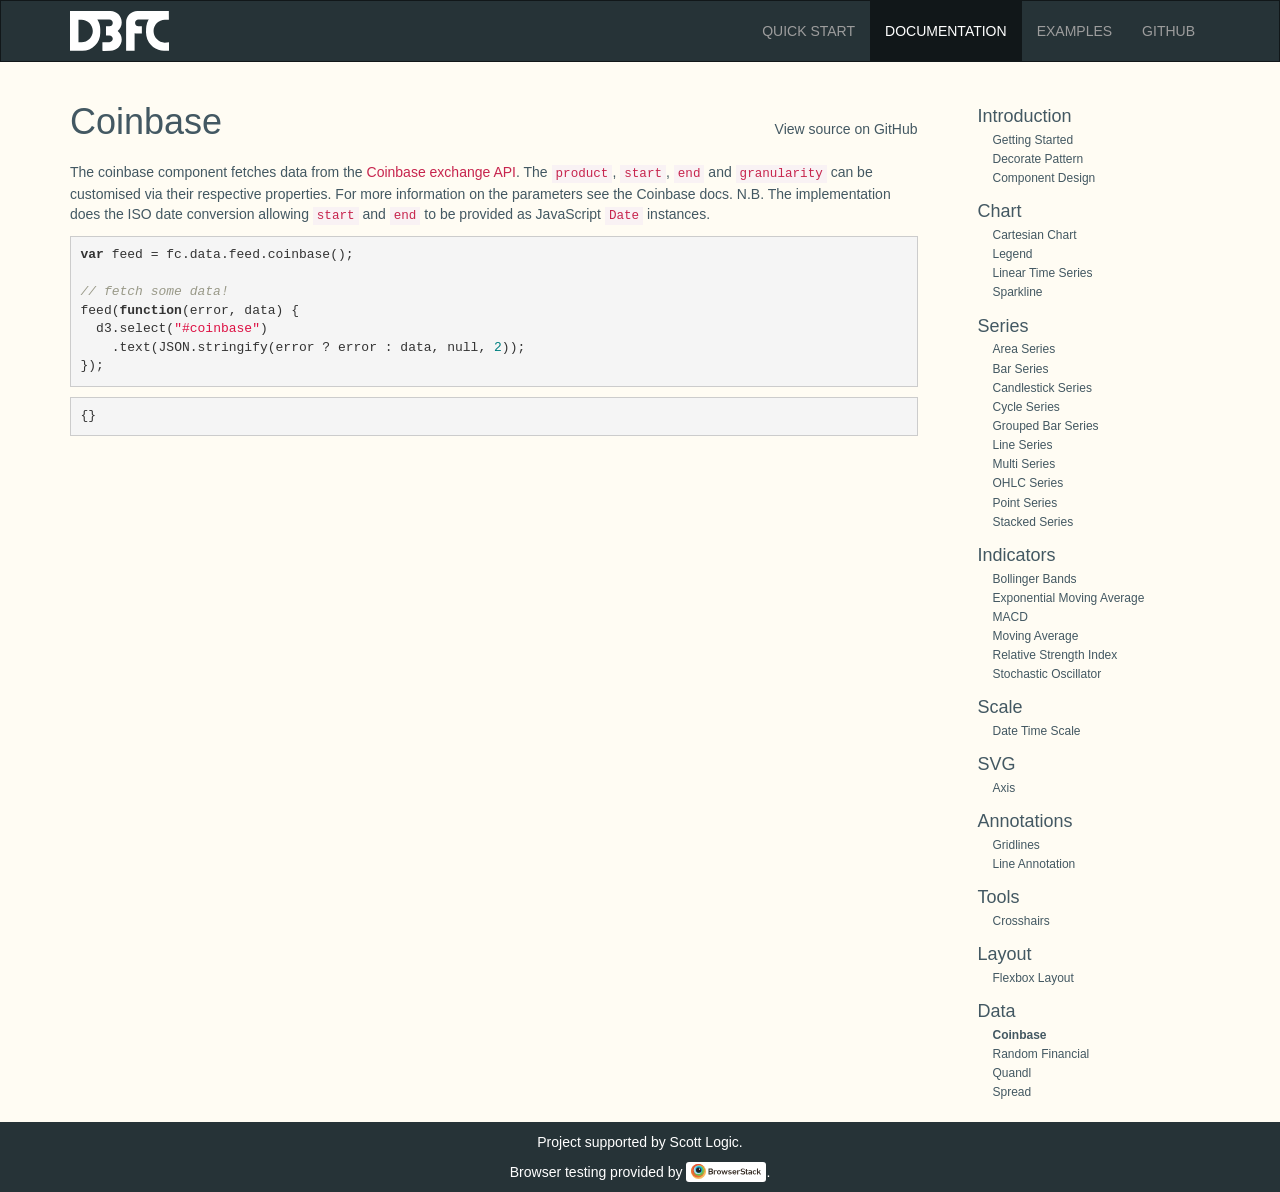
<file: components/data/coinbase.html>
<!DOCTYPE html>
<html lang="en">
  <head>
    <meta charset="utf-8">
    <meta http-equiv="X-UA-Compatible" content="IE=edge">
    <meta name="viewport" content="width=device-width, initial-scale=1">

    <title>Coinbase</title>
    <meta name="description" content="A collection of components that make it easy to build interactive charts with D3.">

    <script src="../../scripts.js"></script>

    <link rel="icon" type="image/png" href="../../images/favicon-16x16.png" sizes="16x16">
    <link rel="icon" type="image/png" href="../../images/favicon-32x32.png" sizes="32x32">
    <link rel="icon" type="image/png" href="../../images/favicon-96x96.png" sizes="96x96">
    <link rel="stylesheet" href="../../styles.css" />
  </head>
  <body>
    <div class="content">

      <nav class="navbar navbar-inverse">
        <div class="container">
            <div class="navbar-header">
              <a href="../../"><img class="navbar-logo" alt="d3fc" src="../../images/logo.svg" /></a>
              <button type="button" class="navbar-toggle" data-toggle="collapse" data-target=".navbar-collapse">
                <span class="icon-bar"></span>
                <span class="icon-bar"></span>
                <span class="icon-bar"></span>
              </button>
              </div>
            <div class="navbar-collapse collapse">
              <ul class="nav navbar-nav navbar-right">
                <li><a href="../..#quick-start">Quick Start</a></li>
                <li class="active"><a href="../../components/introduction/1-getting-started.html">Documentation</a></li>
                <li class=""><a href="../../examples">Examples</a></li>
                <li><a href="https://github.com/ScottLogic/d3fc">GitHub</a></li>
              </ul>
            </div>
        </div>
      </nav>

      
<div class="container component">

  <div class="row">

    <div class="col-sm-9 col-xs-12">
      <h1>
        Coinbase
        <a href="https://github.com/ScottLogic/d3fc/blob/master/src/data/feed/coinbase.js">View source on GitHub</a>
      </h1>

      <p>The coinbase component fetches data from the <a href="https://docs.exchange.coinbase.com/#market-data">Coinbase exchange API</a>. The <code>product</code>, <code>start</code>, <code>end</code> and <code>granularity</code> can be customised via their respective properties. For more information on the parameters see the Coinbase docs. N.B. The implementation does the ISO date conversion allowing <code>start</code> and <code>end</code> to be provided as JavaScript <code>Date</code> instances.</p>
<pre><code class="language-js"><span class="keyword">var</span> feed = fc.data.feed.coinbase();

<span class="comment">// fetch some data!</span>
feed(<span class="function"><span class="keyword">function</span><span class="params">(error, data)</span> {</span>
  d3.select(<span class="string">"#coinbase"</span>)
    .text(JSON.stringify(error ? error : data, <span class="literal">null</span>, <span class="number">2</span>));
});</code></pre>
<p><pre id="coinbase">Loading...</pre></p>
<script type="text/javascript">
(function() {
    var feed = fc.data.feed.coinbase();

// fetch some data!
feed(function(error, data) {
  d3.select("#coinbase")
    .text(JSON.stringify(error ? error : data, null, 2));
});

}());
</script>



      <nav class="visible-xs-block">
        <ul class="pager">
          
            
              
            
          
            
              
            
          
            
              
            
          
            
              
            
          
            
              
            
          
            
              
            
          
            
              
                
                  
                  
                
                  
                  
                
                  
                  
                
                  
                  
                
                  
                  
                
                  
                    <li class="previous"><a href="../chart/sparkline.html"><span aria-hidden="true">&larr;</span> Sparkline</a></li>
                  
                  
                
                  
                  
                
                  
                  
                    <li class="next"><a href="financial.html">Random Financial <span aria-hidden="true">&rarr;</span></a></li>
                  
                
                  
                  
                
                  
                  
                
                  
                  
                
                  
                  
                
                  
                  
                
                  
                  
                
                  
                  
                
                  
                  
                
                  
                  
                
                  
                  
                
                  
                  
                
                  
                  
                
                  
                  
                
                  
                  
                
                  
                  
                
                  
                  
                
                  
                  
                
                  
                  
                
                  
                  
                
                  
                  
                
                  
                  
                
                  
                  
                
                  
                  
                
                  
                  
                
                  
                  
                
                  
                  
                
                  
                  
                
                  
                  
                
                  
                  
                
                  
                  
                
                  
                  
                
              
            
          
            
              
            
          
            
              
            
          
            
              
            
          
            
              
            
          
            
              
            
          
            
              
            
          
            
              
            
          
            
              
            
          
            
              
            
          
            
              
            
          
            
              
            
          
            
              
            
          
            
              
            
          
            
              
            
          
            
              
            
          
            
              
            
          
            
              
            
          
            
              
            
          
            
              
            
          
            
              
            
          
            
              
            
          
            
              
            
          
            
              
            
          
            
              
            
          
            
              
            
          
            
              
            
          
            
          
            
          
            
          
            
          
            
          
            
          
        </ul>
      </nav>
    </div>

    <nav class="col-sm-3 hidden-xs">
      <ul class="nav nav-stacked fixed nav-sidebar">
        
          <li>
            
              
                <h4>Introduction</h4>
              
            
              
            
              
            
              
            
              
            
              
            
              
            
              
            
              
            
              
            
            <ul class="nav nav-stacked">
              
                
              
                
              
                
              
                
              
                
              
                
              
                
              
                
              
                
              
                
              
                
              
                
              
                
              
                
              
                
              
                
              
                
                    <li class="">
                      <a href="../introduction/1-getting-started.html">
                        Getting Started
                      </a>
                    </li>
                
              
                
                    <li class="">
                      <a href="../introduction/2-decorate-pattern.html">
                        Decorate Pattern
                      </a>
                    </li>
                
              
                
                    <li class="">
                      <a href="../introduction/3-component-design.html">
                        Component Design
                      </a>
                    </li>
                
              
                
              
                
              
                
              
                
              
                
              
                
              
                
              
                
              
                
              
                
              
                
              
                
              
                
              
                
              
                
              
                
              
                
              
                
              
                
              
                
              
            </ul>
          </li>
        
          <li>
            
              
            
              
            
              
                <h4>Chart</h4>
              
            
              
            
              
            
              
            
              
            
              
            
              
            
              
            
            <ul class="nav nav-stacked">
              
                
              
                
              
                
                    <li class="">
                      <a href="../chart/cartesianChart.html">
                        Cartesian Chart
                      </a>
                    </li>
                
              
                
                    <li class="">
                      <a href="../chart/legend.html">
                        Legend
                      </a>
                    </li>
                
              
                
                    <li class="">
                      <a href="../chart/linearTimeSeries.html">
                        Linear Time Series
                      </a>
                    </li>
                
              
                
                    <li class="">
                      <a href="../chart/sparkline.html">
                        Sparkline
                      </a>
                    </li>
                
              
                
              
                
              
                
              
                
              
                
              
                
              
                
              
                
              
                
              
                
              
                
              
                
              
                
              
                
              
                
              
                
              
                
              
                
              
                
              
                
              
                
              
                
              
                
              
                
              
                
              
                
              
                
              
                
              
                
              
                
              
                
              
                
              
                
              
            </ul>
          </li>
        
          <li>
            
              
            
              
            
              
            
              
                <h4>Series</h4>
              
            
              
            
              
            
              
            
              
            
              
            
              
            
            <ul class="nav nav-stacked">
              
                
              
                
              
                
              
                
              
                
              
                
              
                
              
                
              
                
              
                
              
                
              
                
              
                
              
                
              
                
              
                
              
                
              
                
              
                
              
                
              
                
              
                
                    <li class="">
                      <a href="../series/area.html">
                        Area Series
                      </a>
                    </li>
                
              
                
                    <li class="">
                      <a href="../series/bar.html">
                        Bar Series
                      </a>
                    </li>
                
              
                
                    <li class="">
                      <a href="../series/candlestick.html">
                        Candlestick Series
                      </a>
                    </li>
                
              
                
                    <li class="">
                      <a href="../series/cycle.html">
                        Cycle Series
                      </a>
                    </li>
                
              
                
                    <li class="">
                      <a href="../series/grouped-bar.html">
                        Grouped Bar Series
                      </a>
                    </li>
                
              
                
                    <li class="">
                      <a href="../series/line.html">
                        Line Series
                      </a>
                    </li>
                
              
                
                    <li class="">
                      <a href="../series/multi.html">
                        Multi Series
                      </a>
                    </li>
                
              
                
                    <li class="">
                      <a href="../series/ohlc.html">
                        OHLC Series
                      </a>
                    </li>
                
              
                
                    <li class="">
                      <a href="../series/point.html">
                        Point Series
                      </a>
                    </li>
                
              
                
                    <li class="">
                      <a href="../series/stacked.html">
                        Stacked Series
                      </a>
                    </li>
                
              
                
              
                
              
                
              
                
              
                
              
                
              
                
              
                
              
            </ul>
          </li>
        
          <li>
            
              
            
              
            
              
            
              
            
              
                <h4>Indicators</h4>
              
            
              
            
              
            
              
            
              
            
              
            
            <ul class="nav nav-stacked">
              
                
              
                
              
                
              
                
              
                
              
                
              
                
              
                
              
                
              
                
              
                
                    <li class="">
                      <a href="../indicator/bollingerBands.html">
                        Bollinger Bands
                      </a>
                    </li>
                
              
                
                    <li class="">
                      <a href="../indicator/exponentialMovingAverage.html">
                        Exponential Moving Average
                      </a>
                    </li>
                
              
                
                    <li class="">
                      <a href="../indicator/macd.html">
                        MACD
                      </a>
                    </li>
                
              
                
                    <li class="">
                      <a href="../indicator/movingAverage.html">
                        Moving Average
                      </a>
                    </li>
                
              
                
                    <li class="">
                      <a href="../indicator/relativeStrengthIndicator.html">
                        Relative Strength Index
                      </a>
                    </li>
                
              
                
                    <li class="">
                      <a href="../indicator/stochasticOscillator.html">
                        Stochastic Oscillator
                      </a>
                    </li>
                
              
                
              
                
              
                
              
                
              
                
              
                
              
                
              
                
              
                
              
                
              
                
              
                
              
                
              
                
              
                
              
                
              
                
              
                
              
                
              
                
              
                
              
                
              
                
              
            </ul>
          </li>
        
          <li>
            
              
            
              
            
              
            
              
            
              
            
              
                <h4>Scale</h4>
              
            
              
            
              
            
              
            
              
            
            <ul class="nav nav-stacked">
              
                
              
                
              
                
              
                
              
                
              
                
              
                
              
                
              
                
              
                
              
                
              
                
              
                
              
                
              
                
              
                
              
                
              
                
              
                
              
                
              
                
                    <li class="">
                      <a href="../scale/dateTime.html">
                        Date Time Scale
                      </a>
                    </li>
                
              
                
              
                
              
                
              
                
              
                
              
                
              
                
              
                
              
                
              
                
              
                
              
                
              
                
              
                
              
                
              
                
              
                
              
                
              
            </ul>
          </li>
        
          <li>
            
              
            
              
            
              
            
              
            
              
            
              
            
              
            
              
                <h4>SVG</h4>
              
            
              
            
              
            
            <ul class="nav nav-stacked">
              
                
              
                
              
                
              
                
              
                
              
                
              
                
              
                
              
                
              
                
              
                
              
                
              
                
              
                
              
                
              
                
              
                
              
                
              
                
              
                
              
                
              
                
              
                
              
                
              
                
              
                
              
                
              
                
              
                
              
                
              
                
              
                
                    <li class="">
                      <a href="../svg/axis.html">
                        Axis
                      </a>
                    </li>
                
              
                
              
                
              
                
              
                
              
                
              
                
              
                
              
            </ul>
          </li>
        
          <li>
            
              
            
              
                <h4>Annotations</h4>
              
            
              
            
              
            
              
            
              
            
              
            
              
            
              
            
              
            
            <ul class="nav nav-stacked">
              
                
              
                
                    <li class="">
                      <a href="../annotation/gridlines.html">
                        Gridlines
                      </a>
                    </li>
                
              
                
              
                
              
                
              
                
              
                
              
                
              
                
              
                
              
                
              
                
              
                
              
                
              
                
              
                
              
                
              
                
              
                
              
                
                    <li class="">
                      <a href="../annotation/line.html">
                        Line Annotation
                      </a>
                    </li>
                
              
                
              
                
              
                
              
                
              
                
              
                
              
                
              
                
              
                
              
                
              
                
              
                
              
                
              
                
              
                
              
                
              
                
              
                
              
                
              
            </ul>
          </li>
        
          <li>
            
              
            
              
            
              
            
              
            
              
            
              
            
              
                <h4>Tools</h4>
              
            
              
            
              
            
              
            
            <ul class="nav nav-stacked">
              
                
              
                
              
                
              
                
              
                
              
                
              
                
              
                
              
                
              
                
              
                
              
                
              
                
              
                
              
                
              
                
              
                
              
                
              
                
              
                
              
                
              
                
              
                
              
                
              
                
              
                
              
                
              
                
              
                
              
                
              
                
              
                
              
                
                    <li class="">
                      <a href="../tool/crosshairs.html">
                        Crosshairs
                      </a>
                    </li>
                
              
                
              
                
              
                
              
                
              
                
              
                
              
            </ul>
          </li>
        
          <li>
            
              
            
              
            
              
            
              
            
              
            
              
            
              
            
              
            
              
                <h4>Layout</h4>
              
            
              
            
            <ul class="nav nav-stacked">
              
                
                    <li class="">
                      <a href="../layout/layout.html">
                        Flexbox Layout
                      </a>
                    </li>
                
              
                
              
                
              
                
              
                
              
                
              
                
              
                
              
                
              
                
              
                
              
                
              
                
              
                
              
                
              
                
              
                
              
                
              
                
              
                
              
                
              
                
              
                
              
                
              
                
              
                
              
                
              
                
              
                
              
                
              
                
              
                
              
                
              
                
              
                
              
                
              
                
              
                
              
                
              
            </ul>
          </li>
        
          <li>
            
              
            
              
            
              
            
              
            
              
            
              
            
              
            
              
            
              
            
              
                <h4>Data</h4>
              
            
            <ul class="nav nav-stacked">
              
                
              
                
              
                
              
                
              
                
              
                
              
                
                    <li class="active">
                      <a href="coinbase.html">
                        Coinbase
                      </a>
                    </li>
                
              
                
                    <li class="">
                      <a href="financial.html">
                        Random Financial
                      </a>
                    </li>
                
              
                
                    <li class="">
                      <a href="quandl.html">
                        Quandl
                      </a>
                    </li>
                
              
                
                    <li class="">
                      <a href="spread.html">
                        Spread
                      </a>
                    </li>
                
              
                
              
                
              
                
              
                
              
                
              
                
              
                
              
                
              
                
              
                
              
                
              
                
              
                
              
                
              
                
              
                
              
                
              
                
              
                
              
                
              
                
              
                
              
                
              
                
              
                
              
                
              
                
              
                
              
                
              
            </ul>
          </li>
        
      </ul>
    </nav>

  </div>

</div>


    </div>
    <footer>
      <div class="container">
        <p class="muted credit text-center">Project supported by <a href="http://www.scottlogic.com">Scott Logic</a>.</p>
        <p class="muted credit text-center">Browser testing provided by <a class="browserstack" href="https://browserstack.com">BrowserStack</a>.</p>
      </div>
    </footer>

    
    <script src="//localhost:35729/livereload.js"></script>
  </body>
</html>
</file>
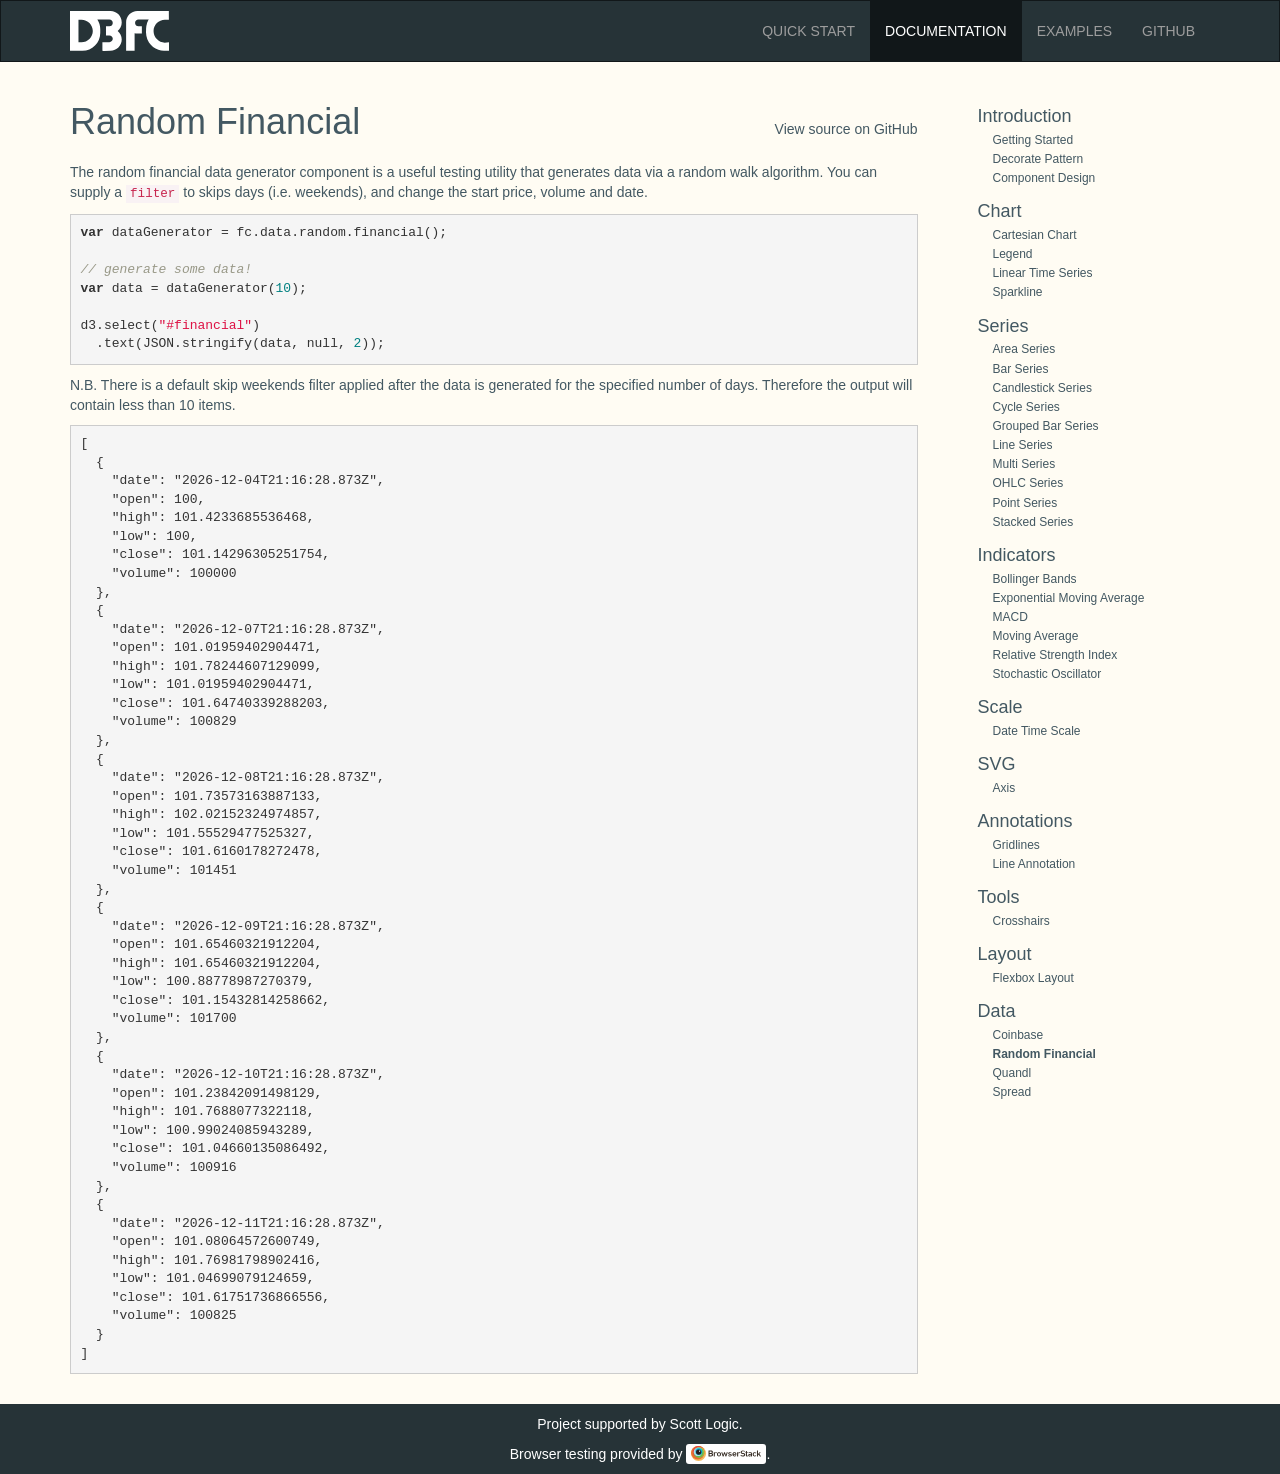
<file: components/data/financial.html>
<!DOCTYPE html>
<html lang="en">
  <head>
    <meta charset="utf-8">
    <meta http-equiv="X-UA-Compatible" content="IE=edge">
    <meta name="viewport" content="width=device-width, initial-scale=1">

    <title>Random Financial</title>
    <meta name="description" content="A collection of components that make it easy to build interactive charts with D3.">

    <script src="../../scripts.js"></script>

    <link rel="icon" type="image/png" href="../../images/favicon-16x16.png" sizes="16x16">
    <link rel="icon" type="image/png" href="../../images/favicon-32x32.png" sizes="32x32">
    <link rel="icon" type="image/png" href="../../images/favicon-96x96.png" sizes="96x96">
    <link rel="stylesheet" href="../../styles.css" />
  </head>
  <body>
    <div class="content">

      <nav class="navbar navbar-inverse">
        <div class="container">
            <div class="navbar-header">
              <a href="../../"><img class="navbar-logo" alt="d3fc" src="../../images/logo.svg" /></a>
              <button type="button" class="navbar-toggle" data-toggle="collapse" data-target=".navbar-collapse">
                <span class="icon-bar"></span>
                <span class="icon-bar"></span>
                <span class="icon-bar"></span>
              </button>
              </div>
            <div class="navbar-collapse collapse">
              <ul class="nav navbar-nav navbar-right">
                <li><a href="../..#quick-start">Quick Start</a></li>
                <li class="active"><a href="../../components/introduction/1-getting-started.html">Documentation</a></li>
                <li class=""><a href="../../examples">Examples</a></li>
                <li><a href="https://github.com/ScottLogic/d3fc">GitHub</a></li>
              </ul>
            </div>
        </div>
      </nav>

      
<div class="container component">

  <div class="row">

    <div class="col-sm-9 col-xs-12">
      <h1>
        Random Financial
        <a href="https://github.com/ScottLogic/d3fc/blob/master/src/data/random/financial.js">View source on GitHub</a>
      </h1>

      <p>The random financial data generator component is a useful testing utility that generates data via a random walk algorithm. You can supply a <code>filter</code> to skips days (i.e. weekends), and change the start price, volume and date.</p>
<pre><code class="language-js"><span class="keyword">var</span> dataGenerator = fc.data.random.financial();

<span class="comment">// generate some data!</span>
<span class="keyword">var</span> data = dataGenerator(<span class="number">10</span>);

d3.select(<span class="string">"#financial"</span>)
  .text(JSON.stringify(data, <span class="literal">null</span>, <span class="number">2</span>));</code></pre>
<p>N.B. There is a default skip weekends filter applied after the data is generated for the specified number of days. Therefore the output will contain less than 10 items.</p>
<p><pre id="financial"></pre></p>
<script type="text/javascript">
(function() {
    var dataGenerator = fc.data.random.financial();

// generate some data!
var data = dataGenerator(10);

d3.select("#financial")
  .text(JSON.stringify(data, null, 2));

}());
</script>




      <nav class="visible-xs-block">
        <ul class="pager">
          
            
              
            
          
            
              
            
          
            
              
            
          
            
              
            
          
            
              
            
          
            
              
            
          
            
              
            
          
            
              
                
                  
                  
                
                  
                  
                
                  
                  
                
                  
                  
                
                  
                  
                
                  
                  
                
                  
                    <li class="previous"><a href="coinbase.html"><span aria-hidden="true">&larr;</span> Coinbase</a></li>
                  
                  
                
                  
                  
                
                  
                  
                    <li class="next"><a href="quandl.html">Quandl <span aria-hidden="true">&rarr;</span></a></li>
                  
                
                  
                  
                
                  
                  
                
                  
                  
                
                  
                  
                
                  
                  
                
                  
                  
                
                  
                  
                
                  
                  
                
                  
                  
                
                  
                  
                
                  
                  
                
                  
                  
                
                  
                  
                
                  
                  
                
                  
                  
                
                  
                  
                
                  
                  
                
                  
                  
                
                  
                  
                
                  
                  
                
                  
                  
                
                  
                  
                
                  
                  
                
                  
                  
                
                  
                  
                
                  
                  
                
                  
                  
                
                  
                  
                
                  
                  
                
                  
                  
                
              
            
          
            
              
            
          
            
              
            
          
            
              
            
          
            
              
            
          
            
              
            
          
            
              
            
          
            
              
            
          
            
              
            
          
            
              
            
          
            
              
            
          
            
              
            
          
            
              
            
          
            
              
            
          
            
              
            
          
            
              
            
          
            
              
            
          
            
              
            
          
            
              
            
          
            
              
            
          
            
              
            
          
            
              
            
          
            
              
            
          
            
              
            
          
            
              
            
          
            
              
            
          
            
          
            
          
            
          
            
          
            
          
            
          
        </ul>
      </nav>
    </div>

    <nav class="col-sm-3 hidden-xs">
      <ul class="nav nav-stacked fixed nav-sidebar">
        
          <li>
            
              
                <h4>Introduction</h4>
              
            
              
            
              
            
              
            
              
            
              
            
              
            
              
            
              
            
              
            
            <ul class="nav nav-stacked">
              
                
              
                
              
                
              
                
              
                
              
                
              
                
              
                
              
                
              
                
              
                
              
                
              
                
              
                
              
                
              
                
              
                
                    <li class="">
                      <a href="../introduction/1-getting-started.html">
                        Getting Started
                      </a>
                    </li>
                
              
                
                    <li class="">
                      <a href="../introduction/2-decorate-pattern.html">
                        Decorate Pattern
                      </a>
                    </li>
                
              
                
                    <li class="">
                      <a href="../introduction/3-component-design.html">
                        Component Design
                      </a>
                    </li>
                
              
                
              
                
              
                
              
                
              
                
              
                
              
                
              
                
              
                
              
                
              
                
              
                
              
                
              
                
              
                
              
                
              
                
              
                
              
                
              
                
              
            </ul>
          </li>
        
          <li>
            
              
            
              
            
              
                <h4>Chart</h4>
              
            
              
            
              
            
              
            
              
            
              
            
              
            
              
            
            <ul class="nav nav-stacked">
              
                
              
                
              
                
                    <li class="">
                      <a href="../chart/cartesianChart.html">
                        Cartesian Chart
                      </a>
                    </li>
                
              
                
                    <li class="">
                      <a href="../chart/legend.html">
                        Legend
                      </a>
                    </li>
                
              
                
                    <li class="">
                      <a href="../chart/linearTimeSeries.html">
                        Linear Time Series
                      </a>
                    </li>
                
              
                
                    <li class="">
                      <a href="../chart/sparkline.html">
                        Sparkline
                      </a>
                    </li>
                
              
                
              
                
              
                
              
                
              
                
              
                
              
                
              
                
              
                
              
                
              
                
              
                
              
                
              
                
              
                
              
                
              
                
              
                
              
                
              
                
              
                
              
                
              
                
              
                
              
                
              
                
              
                
              
                
              
                
              
                
              
                
              
                
              
                
              
            </ul>
          </li>
        
          <li>
            
              
            
              
            
              
            
              
                <h4>Series</h4>
              
            
              
            
              
            
              
            
              
            
              
            
              
            
            <ul class="nav nav-stacked">
              
                
              
                
              
                
              
                
              
                
              
                
              
                
              
                
              
                
              
                
              
                
              
                
              
                
              
                
              
                
              
                
              
                
              
                
              
                
              
                
              
                
              
                
                    <li class="">
                      <a href="../series/area.html">
                        Area Series
                      </a>
                    </li>
                
              
                
                    <li class="">
                      <a href="../series/bar.html">
                        Bar Series
                      </a>
                    </li>
                
              
                
                    <li class="">
                      <a href="../series/candlestick.html">
                        Candlestick Series
                      </a>
                    </li>
                
              
                
                    <li class="">
                      <a href="../series/cycle.html">
                        Cycle Series
                      </a>
                    </li>
                
              
                
                    <li class="">
                      <a href="../series/grouped-bar.html">
                        Grouped Bar Series
                      </a>
                    </li>
                
              
                
                    <li class="">
                      <a href="../series/line.html">
                        Line Series
                      </a>
                    </li>
                
              
                
                    <li class="">
                      <a href="../series/multi.html">
                        Multi Series
                      </a>
                    </li>
                
              
                
                    <li class="">
                      <a href="../series/ohlc.html">
                        OHLC Series
                      </a>
                    </li>
                
              
                
                    <li class="">
                      <a href="../series/point.html">
                        Point Series
                      </a>
                    </li>
                
              
                
                    <li class="">
                      <a href="../series/stacked.html">
                        Stacked Series
                      </a>
                    </li>
                
              
                
              
                
              
                
              
                
              
                
              
                
              
                
              
                
              
            </ul>
          </li>
        
          <li>
            
              
            
              
            
              
            
              
            
              
                <h4>Indicators</h4>
              
            
              
            
              
            
              
            
              
            
              
            
            <ul class="nav nav-stacked">
              
                
              
                
              
                
              
                
              
                
              
                
              
                
              
                
              
                
              
                
              
                
                    <li class="">
                      <a href="../indicator/bollingerBands.html">
                        Bollinger Bands
                      </a>
                    </li>
                
              
                
                    <li class="">
                      <a href="../indicator/exponentialMovingAverage.html">
                        Exponential Moving Average
                      </a>
                    </li>
                
              
                
                    <li class="">
                      <a href="../indicator/macd.html">
                        MACD
                      </a>
                    </li>
                
              
                
                    <li class="">
                      <a href="../indicator/movingAverage.html">
                        Moving Average
                      </a>
                    </li>
                
              
                
                    <li class="">
                      <a href="../indicator/relativeStrengthIndicator.html">
                        Relative Strength Index
                      </a>
                    </li>
                
              
                
                    <li class="">
                      <a href="../indicator/stochasticOscillator.html">
                        Stochastic Oscillator
                      </a>
                    </li>
                
              
                
              
                
              
                
              
                
              
                
              
                
              
                
              
                
              
                
              
                
              
                
              
                
              
                
              
                
              
                
              
                
              
                
              
                
              
                
              
                
              
                
              
                
              
                
              
            </ul>
          </li>
        
          <li>
            
              
            
              
            
              
            
              
            
              
            
              
                <h4>Scale</h4>
              
            
              
            
              
            
              
            
              
            
            <ul class="nav nav-stacked">
              
                
              
                
              
                
              
                
              
                
              
                
              
                
              
                
              
                
              
                
              
                
              
                
              
                
              
                
              
                
              
                
              
                
              
                
              
                
              
                
              
                
                    <li class="">
                      <a href="../scale/dateTime.html">
                        Date Time Scale
                      </a>
                    </li>
                
              
                
              
                
              
                
              
                
              
                
              
                
              
                
              
                
              
                
              
                
              
                
              
                
              
                
              
                
              
                
              
                
              
                
              
                
              
            </ul>
          </li>
        
          <li>
            
              
            
              
            
              
            
              
            
              
            
              
            
              
            
              
                <h4>SVG</h4>
              
            
              
            
              
            
            <ul class="nav nav-stacked">
              
                
              
                
              
                
              
                
              
                
              
                
              
                
              
                
              
                
              
                
              
                
              
                
              
                
              
                
              
                
              
                
              
                
              
                
              
                
              
                
              
                
              
                
              
                
              
                
              
                
              
                
              
                
              
                
              
                
              
                
              
                
              
                
                    <li class="">
                      <a href="../svg/axis.html">
                        Axis
                      </a>
                    </li>
                
              
                
              
                
              
                
              
                
              
                
              
                
              
                
              
            </ul>
          </li>
        
          <li>
            
              
            
              
                <h4>Annotations</h4>
              
            
              
            
              
            
              
            
              
            
              
            
              
            
              
            
              
            
            <ul class="nav nav-stacked">
              
                
              
                
                    <li class="">
                      <a href="../annotation/gridlines.html">
                        Gridlines
                      </a>
                    </li>
                
              
                
              
                
              
                
              
                
              
                
              
                
              
                
              
                
              
                
              
                
              
                
              
                
              
                
              
                
              
                
              
                
              
                
              
                
                    <li class="">
                      <a href="../annotation/line.html">
                        Line Annotation
                      </a>
                    </li>
                
              
                
              
                
              
                
              
                
              
                
              
                
              
                
              
                
              
                
              
                
              
                
              
                
              
                
              
                
              
                
              
                
              
                
              
                
              
                
              
            </ul>
          </li>
        
          <li>
            
              
            
              
            
              
            
              
            
              
            
              
            
              
                <h4>Tools</h4>
              
            
              
            
              
            
              
            
            <ul class="nav nav-stacked">
              
                
              
                
              
                
              
                
              
                
              
                
              
                
              
                
              
                
              
                
              
                
              
                
              
                
              
                
              
                
              
                
              
                
              
                
              
                
              
                
              
                
              
                
              
                
              
                
              
                
              
                
              
                
              
                
              
                
              
                
              
                
              
                
              
                
                    <li class="">
                      <a href="../tool/crosshairs.html">
                        Crosshairs
                      </a>
                    </li>
                
              
                
              
                
              
                
              
                
              
                
              
                
              
            </ul>
          </li>
        
          <li>
            
              
            
              
            
              
            
              
            
              
            
              
            
              
            
              
            
              
                <h4>Layout</h4>
              
            
              
            
            <ul class="nav nav-stacked">
              
                
                    <li class="">
                      <a href="../layout/layout.html">
                        Flexbox Layout
                      </a>
                    </li>
                
              
                
              
                
              
                
              
                
              
                
              
                
              
                
              
                
              
                
              
                
              
                
              
                
              
                
              
                
              
                
              
                
              
                
              
                
              
                
              
                
              
                
              
                
              
                
              
                
              
                
              
                
              
                
              
                
              
                
              
                
              
                
              
                
              
                
              
                
              
                
              
                
              
                
              
                
              
            </ul>
          </li>
        
          <li>
            
              
            
              
            
              
            
              
            
              
            
              
            
              
            
              
            
              
            
              
                <h4>Data</h4>
              
            
            <ul class="nav nav-stacked">
              
                
              
                
              
                
              
                
              
                
              
                
              
                
                    <li class="">
                      <a href="coinbase.html">
                        Coinbase
                      </a>
                    </li>
                
              
                
                    <li class="active">
                      <a href="financial.html">
                        Random Financial
                      </a>
                    </li>
                
              
                
                    <li class="">
                      <a href="quandl.html">
                        Quandl
                      </a>
                    </li>
                
              
                
                    <li class="">
                      <a href="spread.html">
                        Spread
                      </a>
                    </li>
                
              
                
              
                
              
                
              
                
              
                
              
                
              
                
              
                
              
                
              
                
              
                
              
                
              
                
              
                
              
                
              
                
              
                
              
                
              
                
              
                
              
                
              
                
              
                
              
                
              
                
              
                
              
                
              
                
              
                
              
            </ul>
          </li>
        
      </ul>
    </nav>

  </div>

</div>


    </div>
    <footer>
      <div class="container">
        <p class="muted credit text-center">Project supported by <a href="http://www.scottlogic.com">Scott Logic</a>.</p>
        <p class="muted credit text-center">Browser testing provided by <a class="browserstack" href="https://browserstack.com">BrowserStack</a>.</p>
      </div>
    </footer>

    
    <script src="//localhost:35729/livereload.js"></script>
  </body>
</html>
</file>
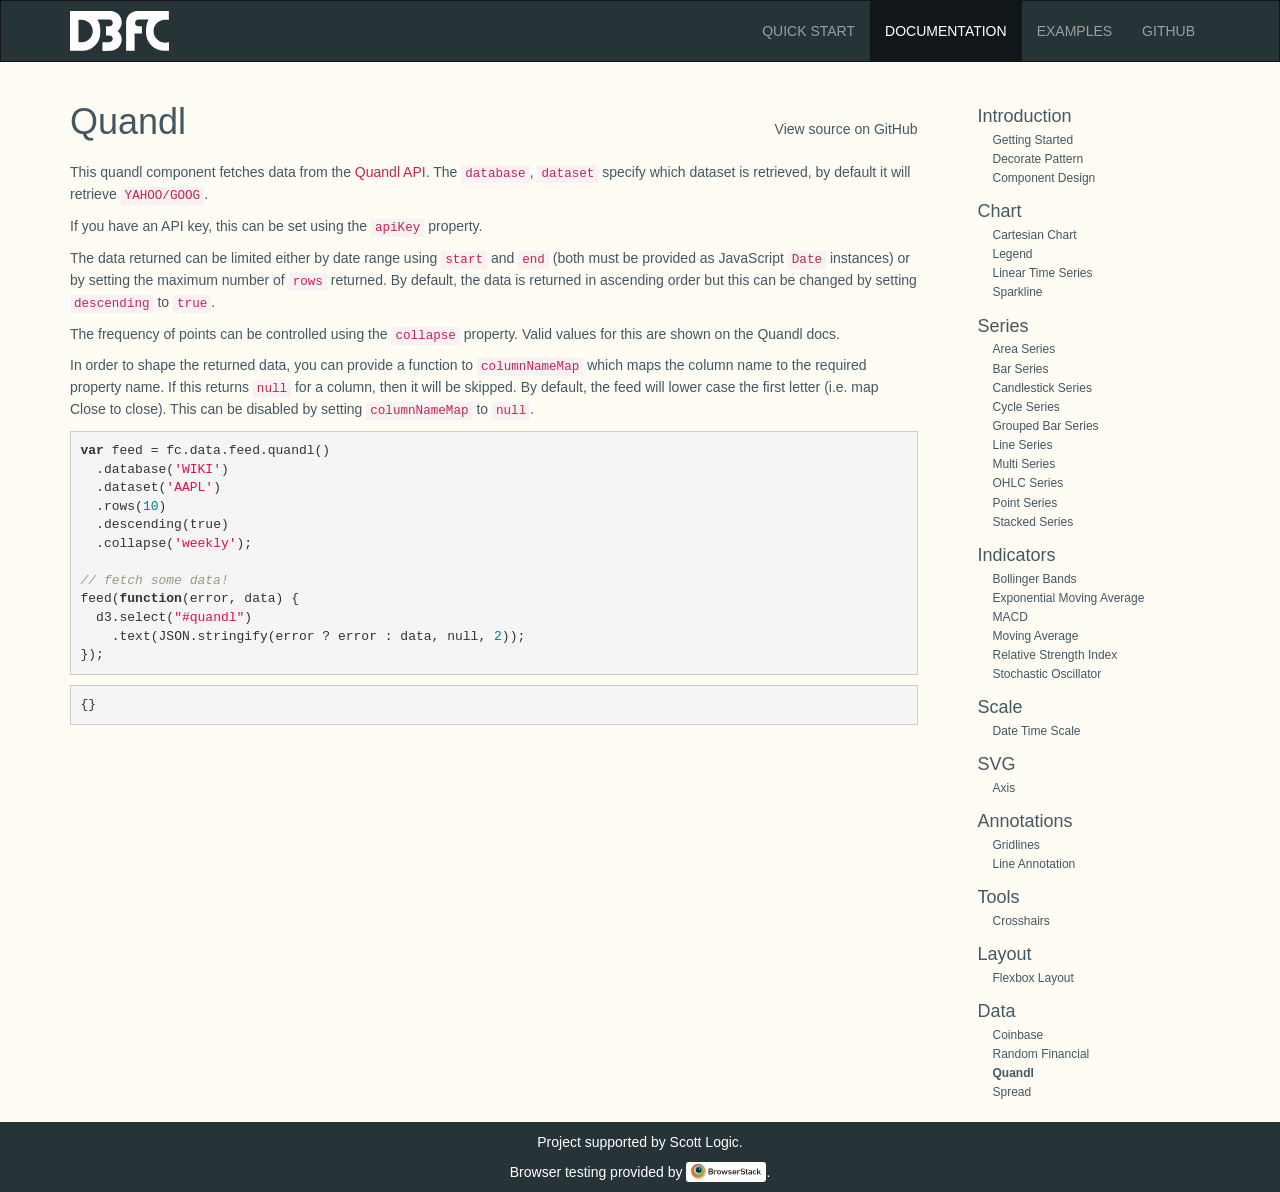
<file: components/data/quandl.html>
<!DOCTYPE html>
<html lang="en">
  <head>
    <meta charset="utf-8">
    <meta http-equiv="X-UA-Compatible" content="IE=edge">
    <meta name="viewport" content="width=device-width, initial-scale=1">

    <title>Quandl</title>
    <meta name="description" content="A collection of components that make it easy to build interactive charts with D3.">

    <script src="../../scripts.js"></script>

    <link rel="icon" type="image/png" href="../../images/favicon-16x16.png" sizes="16x16">
    <link rel="icon" type="image/png" href="../../images/favicon-32x32.png" sizes="32x32">
    <link rel="icon" type="image/png" href="../../images/favicon-96x96.png" sizes="96x96">
    <link rel="stylesheet" href="../../styles.css" />
  </head>
  <body>
    <div class="content">

      <nav class="navbar navbar-inverse">
        <div class="container">
            <div class="navbar-header">
              <a href="../../"><img class="navbar-logo" alt="d3fc" src="../../images/logo.svg" /></a>
              <button type="button" class="navbar-toggle" data-toggle="collapse" data-target=".navbar-collapse">
                <span class="icon-bar"></span>
                <span class="icon-bar"></span>
                <span class="icon-bar"></span>
              </button>
              </div>
            <div class="navbar-collapse collapse">
              <ul class="nav navbar-nav navbar-right">
                <li><a href="../..#quick-start">Quick Start</a></li>
                <li class="active"><a href="../../components/introduction/1-getting-started.html">Documentation</a></li>
                <li class=""><a href="../../examples">Examples</a></li>
                <li><a href="https://github.com/ScottLogic/d3fc">GitHub</a></li>
              </ul>
            </div>
        </div>
      </nav>

      
<div class="container component">

  <div class="row">

    <div class="col-sm-9 col-xs-12">
      <h1>
        Quandl
        <a href="https://github.com/ScottLogic/d3fc/blob/master/src/data/feed/quandl.js">View source on GitHub</a>
      </h1>

      <p>This quandl component fetches data from the <a href="https://www.quandl.com/docs/api#datasets">Quandl API</a>. 
The <code>database</code>, <code>dataset</code> specify which dataset is retrieved, by default it will retrieve <code>YAHOO/GOOG</code>.</p>
<p>If you have an API key, this can be set using the <code>apiKey</code> property. </p>
<p>The data returned can be limited either by date range using <code>start</code> and <code>end</code> (both must be provided as JavaScript <code>Date</code> instances) or by setting the maximum number of <code>rows</code> returned. By default, the data is returned in ascending order but this can be changed by setting <code>descending</code> to <code>true</code>.</p>
<p>The frequency of points can be controlled using the <code>collapse</code> property. Valid values for this are shown on the Quandl docs.</p>
<p>In order to shape the returned data, you can provide a function to <code>columnNameMap</code> which maps the column name to the required property name. If this returns <code>null</code> for a column, then it will be skipped. By default, the feed will lower case the first letter (i.e. map Close to close). This can be disabled by setting <code>columnNameMap</code> to <code>null</code>.</p>
<pre><code class="language-js"><span class="keyword">var</span> feed = fc.data.feed.quandl()
  .database(<span class="string">'WIKI'</span>)
  .dataset(<span class="string">'AAPL'</span>)
  .rows(<span class="number">10</span>)
  .descending(<span class="literal">true</span>)
  .collapse(<span class="string">'weekly'</span>);

<span class="comment">// fetch some data!</span>
feed(<span class="function"><span class="keyword">function</span><span class="params">(error, data)</span> {</span>
  d3.select(<span class="string">"#quandl"</span>)
    .text(JSON.stringify(error ? error : data, <span class="literal">null</span>, <span class="number">2</span>));
});</code></pre>
<p><pre id="quandl">Loading...</pre></p>
<script type="text/javascript">
(function() {
    var feed = fc.data.feed.quandl()
  .database('WIKI')
  .dataset('AAPL')
  .rows(10)
  .descending(true)
  .collapse('weekly');

// fetch some data!
feed(function(error, data) {
  d3.select("#quandl")
    .text(JSON.stringify(error ? error : data, null, 2));
});

}());
</script>



      <nav class="visible-xs-block">
        <ul class="pager">
          
            
              
            
          
            
              
            
          
            
              
            
          
            
              
            
          
            
              
            
          
            
              
            
          
            
              
            
          
            
              
            
          
            
              
                
                  
                  
                
                  
                  
                
                  
                  
                
                  
                  
                
                  
                  
                
                  
                  
                
                  
                  
                
                  
                    <li class="previous"><a href="financial.html"><span aria-hidden="true">&larr;</span> Random Financial</a></li>
                  
                  
                
                  
                  
                
                  
                  
                    <li class="next"><a href="spread.html">Spread <span aria-hidden="true">&rarr;</span></a></li>
                  
                
                  
                  
                
                  
                  
                
                  
                  
                
                  
                  
                
                  
                  
                
                  
                  
                
                  
                  
                
                  
                  
                
                  
                  
                
                  
                  
                
                  
                  
                
                  
                  
                
                  
                  
                
                  
                  
                
                  
                  
                
                  
                  
                
                  
                  
                
                  
                  
                
                  
                  
                
                  
                  
                
                  
                  
                
                  
                  
                
                  
                  
                
                  
                  
                
                  
                  
                
                  
                  
                
                  
                  
                
                  
                  
                
                  
                  
                
              
            
          
            
              
            
          
            
              
            
          
            
              
            
          
            
              
            
          
            
              
            
          
            
              
            
          
            
              
            
          
            
              
            
          
            
              
            
          
            
              
            
          
            
              
            
          
            
              
            
          
            
              
            
          
            
              
            
          
            
              
            
          
            
              
            
          
            
              
            
          
            
              
            
          
            
              
            
          
            
              
            
          
            
              
            
          
            
              
            
          
            
              
            
          
            
              
            
          
            
          
            
          
            
          
            
          
            
          
            
          
        </ul>
      </nav>
    </div>

    <nav class="col-sm-3 hidden-xs">
      <ul class="nav nav-stacked fixed nav-sidebar">
        
          <li>
            
              
                <h4>Introduction</h4>
              
            
              
            
              
            
              
            
              
            
              
            
              
            
              
            
              
            
              
            
            <ul class="nav nav-stacked">
              
                
              
                
              
                
              
                
              
                
              
                
              
                
              
                
              
                
              
                
              
                
              
                
              
                
              
                
              
                
              
                
              
                
                    <li class="">
                      <a href="../introduction/1-getting-started.html">
                        Getting Started
                      </a>
                    </li>
                
              
                
                    <li class="">
                      <a href="../introduction/2-decorate-pattern.html">
                        Decorate Pattern
                      </a>
                    </li>
                
              
                
                    <li class="">
                      <a href="../introduction/3-component-design.html">
                        Component Design
                      </a>
                    </li>
                
              
                
              
                
              
                
              
                
              
                
              
                
              
                
              
                
              
                
              
                
              
                
              
                
              
                
              
                
              
                
              
                
              
                
              
                
              
                
              
                
              
            </ul>
          </li>
        
          <li>
            
              
            
              
            
              
                <h4>Chart</h4>
              
            
              
            
              
            
              
            
              
            
              
            
              
            
              
            
            <ul class="nav nav-stacked">
              
                
              
                
              
                
                    <li class="">
                      <a href="../chart/cartesianChart.html">
                        Cartesian Chart
                      </a>
                    </li>
                
              
                
                    <li class="">
                      <a href="../chart/legend.html">
                        Legend
                      </a>
                    </li>
                
              
                
                    <li class="">
                      <a href="../chart/linearTimeSeries.html">
                        Linear Time Series
                      </a>
                    </li>
                
              
                
                    <li class="">
                      <a href="../chart/sparkline.html">
                        Sparkline
                      </a>
                    </li>
                
              
                
              
                
              
                
              
                
              
                
              
                
              
                
              
                
              
                
              
                
              
                
              
                
              
                
              
                
              
                
              
                
              
                
              
                
              
                
              
                
              
                
              
                
              
                
              
                
              
                
              
                
              
                
              
                
              
                
              
                
              
                
              
                
              
                
              
            </ul>
          </li>
        
          <li>
            
              
            
              
            
              
            
              
                <h4>Series</h4>
              
            
              
            
              
            
              
            
              
            
              
            
              
            
            <ul class="nav nav-stacked">
              
                
              
                
              
                
              
                
              
                
              
                
              
                
              
                
              
                
              
                
              
                
              
                
              
                
              
                
              
                
              
                
              
                
              
                
              
                
              
                
              
                
              
                
                    <li class="">
                      <a href="../series/area.html">
                        Area Series
                      </a>
                    </li>
                
              
                
                    <li class="">
                      <a href="../series/bar.html">
                        Bar Series
                      </a>
                    </li>
                
              
                
                    <li class="">
                      <a href="../series/candlestick.html">
                        Candlestick Series
                      </a>
                    </li>
                
              
                
                    <li class="">
                      <a href="../series/cycle.html">
                        Cycle Series
                      </a>
                    </li>
                
              
                
                    <li class="">
                      <a href="../series/grouped-bar.html">
                        Grouped Bar Series
                      </a>
                    </li>
                
              
                
                    <li class="">
                      <a href="../series/line.html">
                        Line Series
                      </a>
                    </li>
                
              
                
                    <li class="">
                      <a href="../series/multi.html">
                        Multi Series
                      </a>
                    </li>
                
              
                
                    <li class="">
                      <a href="../series/ohlc.html">
                        OHLC Series
                      </a>
                    </li>
                
              
                
                    <li class="">
                      <a href="../series/point.html">
                        Point Series
                      </a>
                    </li>
                
              
                
                    <li class="">
                      <a href="../series/stacked.html">
                        Stacked Series
                      </a>
                    </li>
                
              
                
              
                
              
                
              
                
              
                
              
                
              
                
              
                
              
            </ul>
          </li>
        
          <li>
            
              
            
              
            
              
            
              
            
              
                <h4>Indicators</h4>
              
            
              
            
              
            
              
            
              
            
              
            
            <ul class="nav nav-stacked">
              
                
              
                
              
                
              
                
              
                
              
                
              
                
              
                
              
                
              
                
              
                
                    <li class="">
                      <a href="../indicator/bollingerBands.html">
                        Bollinger Bands
                      </a>
                    </li>
                
              
                
                    <li class="">
                      <a href="../indicator/exponentialMovingAverage.html">
                        Exponential Moving Average
                      </a>
                    </li>
                
              
                
                    <li class="">
                      <a href="../indicator/macd.html">
                        MACD
                      </a>
                    </li>
                
              
                
                    <li class="">
                      <a href="../indicator/movingAverage.html">
                        Moving Average
                      </a>
                    </li>
                
              
                
                    <li class="">
                      <a href="../indicator/relativeStrengthIndicator.html">
                        Relative Strength Index
                      </a>
                    </li>
                
              
                
                    <li class="">
                      <a href="../indicator/stochasticOscillator.html">
                        Stochastic Oscillator
                      </a>
                    </li>
                
              
                
              
                
              
                
              
                
              
                
              
                
              
                
              
                
              
                
              
                
              
                
              
                
              
                
              
                
              
                
              
                
              
                
              
                
              
                
              
                
              
                
              
                
              
                
              
            </ul>
          </li>
        
          <li>
            
              
            
              
            
              
            
              
            
              
            
              
                <h4>Scale</h4>
              
            
              
            
              
            
              
            
              
            
            <ul class="nav nav-stacked">
              
                
              
                
              
                
              
                
              
                
              
                
              
                
              
                
              
                
              
                
              
                
              
                
              
                
              
                
              
                
              
                
              
                
              
                
              
                
              
                
              
                
                    <li class="">
                      <a href="../scale/dateTime.html">
                        Date Time Scale
                      </a>
                    </li>
                
              
                
              
                
              
                
              
                
              
                
              
                
              
                
              
                
              
                
              
                
              
                
              
                
              
                
              
                
              
                
              
                
              
                
              
                
              
            </ul>
          </li>
        
          <li>
            
              
            
              
            
              
            
              
            
              
            
              
            
              
            
              
                <h4>SVG</h4>
              
            
              
            
              
            
            <ul class="nav nav-stacked">
              
                
              
                
              
                
              
                
              
                
              
                
              
                
              
                
              
                
              
                
              
                
              
                
              
                
              
                
              
                
              
                
              
                
              
                
              
                
              
                
              
                
              
                
              
                
              
                
              
                
              
                
              
                
              
                
              
                
              
                
              
                
              
                
                    <li class="">
                      <a href="../svg/axis.html">
                        Axis
                      </a>
                    </li>
                
              
                
              
                
              
                
              
                
              
                
              
                
              
                
              
            </ul>
          </li>
        
          <li>
            
              
            
              
                <h4>Annotations</h4>
              
            
              
            
              
            
              
            
              
            
              
            
              
            
              
            
              
            
            <ul class="nav nav-stacked">
              
                
              
                
                    <li class="">
                      <a href="../annotation/gridlines.html">
                        Gridlines
                      </a>
                    </li>
                
              
                
              
                
              
                
              
                
              
                
              
                
              
                
              
                
              
                
              
                
              
                
              
                
              
                
              
                
              
                
              
                
              
                
              
                
                    <li class="">
                      <a href="../annotation/line.html">
                        Line Annotation
                      </a>
                    </li>
                
              
                
              
                
              
                
              
                
              
                
              
                
              
                
              
                
              
                
              
                
              
                
              
                
              
                
              
                
              
                
              
                
              
                
              
                
              
                
              
            </ul>
          </li>
        
          <li>
            
              
            
              
            
              
            
              
            
              
            
              
            
              
                <h4>Tools</h4>
              
            
              
            
              
            
              
            
            <ul class="nav nav-stacked">
              
                
              
                
              
                
              
                
              
                
              
                
              
                
              
                
              
                
              
                
              
                
              
                
              
                
              
                
              
                
              
                
              
                
              
                
              
                
              
                
              
                
              
                
              
                
              
                
              
                
              
                
              
                
              
                
              
                
              
                
              
                
              
                
              
                
                    <li class="">
                      <a href="../tool/crosshairs.html">
                        Crosshairs
                      </a>
                    </li>
                
              
                
              
                
              
                
              
                
              
                
              
                
              
            </ul>
          </li>
        
          <li>
            
              
            
              
            
              
            
              
            
              
            
              
            
              
            
              
            
              
                <h4>Layout</h4>
              
            
              
            
            <ul class="nav nav-stacked">
              
                
                    <li class="">
                      <a href="../layout/layout.html">
                        Flexbox Layout
                      </a>
                    </li>
                
              
                
              
                
              
                
              
                
              
                
              
                
              
                
              
                
              
                
              
                
              
                
              
                
              
                
              
                
              
                
              
                
              
                
              
                
              
                
              
                
              
                
              
                
              
                
              
                
              
                
              
                
              
                
              
                
              
                
              
                
              
                
              
                
              
                
              
                
              
                
              
                
              
                
              
                
              
            </ul>
          </li>
        
          <li>
            
              
            
              
            
              
            
              
            
              
            
              
            
              
            
              
            
              
            
              
                <h4>Data</h4>
              
            
            <ul class="nav nav-stacked">
              
                
              
                
              
                
              
                
              
                
              
                
              
                
                    <li class="">
                      <a href="coinbase.html">
                        Coinbase
                      </a>
                    </li>
                
              
                
                    <li class="">
                      <a href="financial.html">
                        Random Financial
                      </a>
                    </li>
                
              
                
                    <li class="active">
                      <a href="quandl.html">
                        Quandl
                      </a>
                    </li>
                
              
                
                    <li class="">
                      <a href="spread.html">
                        Spread
                      </a>
                    </li>
                
              
                
              
                
              
                
              
                
              
                
              
                
              
                
              
                
              
                
              
                
              
                
              
                
              
                
              
                
              
                
              
                
              
                
              
                
              
                
              
                
              
                
              
                
              
                
              
                
              
                
              
                
              
                
              
                
              
                
              
            </ul>
          </li>
        
      </ul>
    </nav>

  </div>

</div>


    </div>
    <footer>
      <div class="container">
        <p class="muted credit text-center">Project supported by <a href="http://www.scottlogic.com">Scott Logic</a>.</p>
        <p class="muted credit text-center">Browser testing provided by <a class="browserstack" href="https://browserstack.com">BrowserStack</a>.</p>
      </div>
    </footer>

    
    <script src="//localhost:35729/livereload.js"></script>
  </body>
</html>
</file>
